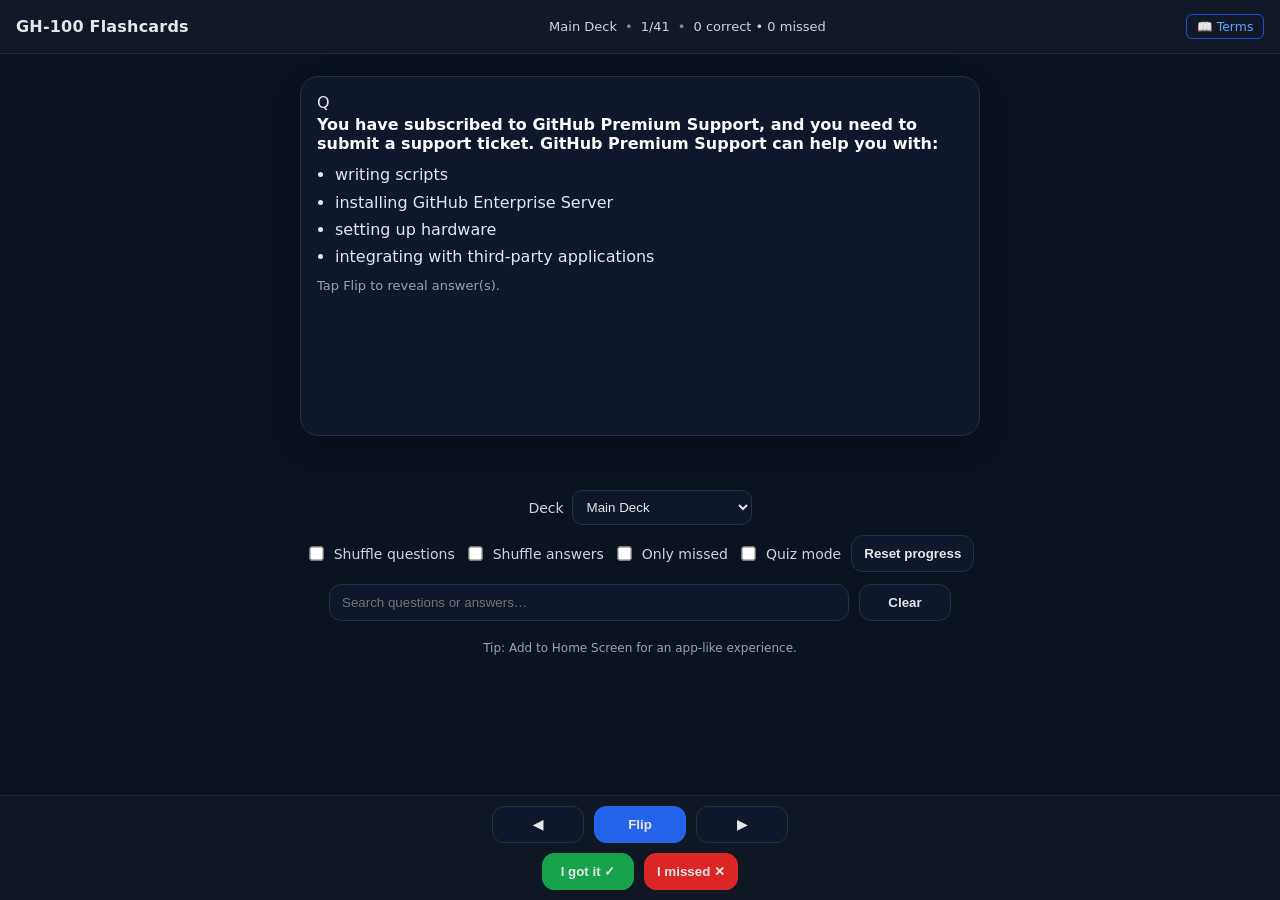
<file: index.html>
<!doctype html>
<html lang="en">
<head>
  <meta charset="utf-8" />
  <meta name="viewport" content="width=device-width,initial-scale=1,viewport-fit=cover" />
  <meta name="theme-color" content="#111827" />
  <title>GH-100 Flashcards</title>
  <link rel="manifest" href="manifest.json" />
  <link rel="stylesheet" href="styles.css" />
</head>
<body>
  <header class="topbar">
    <div class="brand">GH-100 Flashcards</div>
    <div class="stats">
      <span id="statDeck">Deck</span>
      <span class="dot">•</span>
      <span id="statIndex">0/0</span>
      <span class="dot">•</span>
      <span id="statScore">0 correct</span>
    </div>
    <!-- ✅ NEW: Terminology link -->
    <a href="terminology.html"
       style="font-size:.78rem;color:#60a5fa;text-decoration:none;border:1px solid #1d4ed8;border-radius:6px;padding:.25rem .6rem;white-space:nowrap;flex-shrink:0;"
       title="View common GH-100 terminology">
      📖 Terms
    </a>
  </header>

  <main class="container">
    <section class="cardwrap" aria-live="polite">
      <div class="card" id="card">
        <div class="face front" id="front"></div>
        <div class="face back" id="back"></div>
      </div>
    </section>

    <section class="feedback" id="feedback" aria-live="polite"></section>

    <section class="toolbar">
      <div class="deckRow">
        <label class="toggle">Deck
          <select id="deckSelect" class="select"></select>
        </label>
      </div>

      <div class="toolGrid">
        <label class="toggle"><input type="checkbox" id="toggleShuffle" /> <span class="lbl" data-full="Shuffle questions">Shuffle questions</span></label>
        <label class="toggle"><input type="checkbox" id="toggleShuffleAnswers" /> <span class="lbl" data-full="Shuffle answers">Shuffle answers</span></label>
        <label class="toggle"><input type="checkbox" id="toggleMissed" /> <span class="lbl" data-full="Only missed">Only missed</span></label>
        <label class="toggle"><input type="checkbox" id="toggleQuiz" /> <span class="lbl" data-full="Quiz mode">Quiz mode</span></label>
        <button class="btn" id="btnReset" aria-label="Reset progress">Reset progress</button>
      </div>
    </section>

    <section class="search">
      <input id="searchBox" placeholder="Search questions or answers…" />
      <button class="btn" id="btnClearSearch">Clear</button>
    </section>

    <footer class="footer">
      <div class="small">Tip: Add to Home Screen for an app-like experience.</div>
    </footer>
  </main>

  <section class="bottomstack">
    <section class="controls">
      <button class="btn" id="btnPrev" aria-label="Previous">◀</button>
      <button class="btn primary" id="btnFlip">Flip</button>
      <button class="btn primary" id="btnSubmit" style="display:none">Submit</button>
      <button class="btn" id="btnNext" aria-label="Next">▶</button>
    </section>

    <section class="marking">
      <button class="btn good" id="btnCorrect">I got it ✓</button>
      <button class="btn bad" id="btnWrong">I missed ✕</button>
    </section>
  </section>

  <div id="updateBanner" class="update-banner hidden" role="status" aria-live="polite">
    <span>🔄 New version available</span>
    <button id="btnUpdate" type="button">Refresh</button>
  </div>

  <script src="app.js"></script>
  <div id="startupBanner"
     class="update-banner hidden"
     role="status"
     aria-live="polite">
  <span id="startupBannerText"></span>

</body>
</html>
</file>
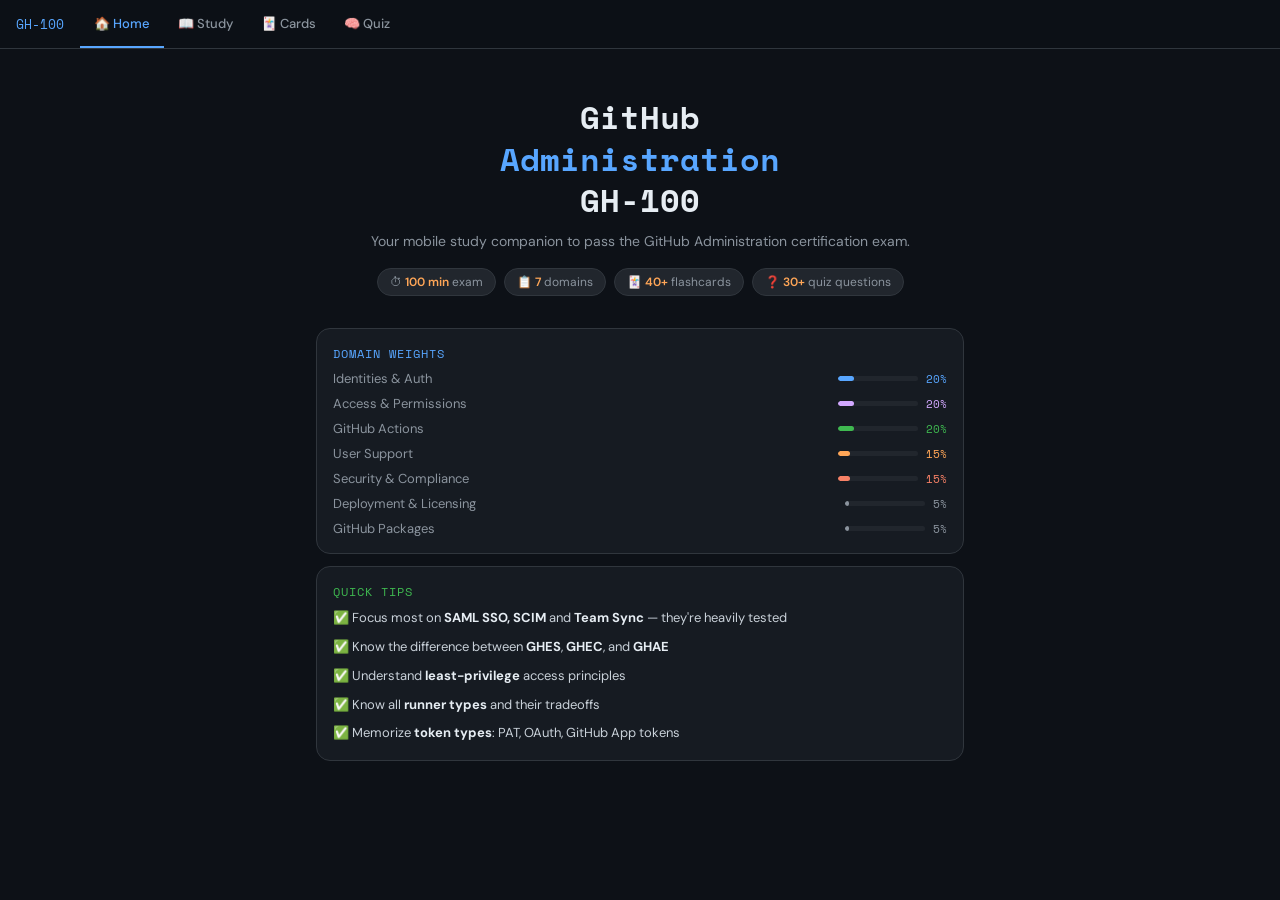
<file: gh100-study-app (1).html>
<!DOCTYPE html>
<html lang="en">
<head>
<meta charset="UTF-8">
<meta name="viewport" content="width=device-width, initial-scale=1.0, maximum-scale=1.0">
<title>GH-100 Study App</title>
<link href="https://fonts.googleapis.com/css2?family=Space+Mono:wght@400;700&family=DM+Sans:wght@300;400;500;600;700&display=swap" rel="stylesheet">
<style>
  :root {
    --bg: #0d1117;
    --surface: #161b22;
    --surface2: #21262d;
    --border: #30363d;
    --accent: #58a6ff;
    --accent2: #3fb950;
    --accent3: #f78166;
    --accent4: #d2a8ff;
    --accent5: #ffa657;
    --text: #e6edf3;
    --text2: #8b949e;
    --text3: #c9d1d9;
    --card-radius: 14px;
  }
  * { box-sizing: border-box; margin: 0; padding: 0; -webkit-tap-highlight-color: transparent; }
  body { background: var(--bg); color: var(--text); font-family: 'DM Sans', sans-serif; min-height: 100vh; overflow-x: hidden; }

  /* NAV */
  .nav { position: sticky; top: 0; z-index: 100; background: rgba(13,17,23,0.95); backdrop-filter: blur(12px); border-bottom: 1px solid var(--border); padding: 0 16px; display: flex; align-items: center; gap: 0; overflow-x: auto; scrollbar-width: none; }
  .nav::-webkit-scrollbar { display: none; }
  .nav-logo { font-family: 'Space Mono', monospace; font-size: 13px; color: var(--accent); white-space: nowrap; margin-right: 16px; padding: 14px 0; flex-shrink: 0; }
  .nav-btn { background: none; border: none; color: var(--text2); font-family: 'DM Sans', sans-serif; font-size: 13px; font-weight: 500; padding: 14px 14px; cursor: pointer; white-space: nowrap; border-bottom: 2px solid transparent; transition: all .2s; flex-shrink: 0; }
  .nav-btn.active { color: var(--accent); border-bottom-color: var(--accent); }
  .nav-btn:hover { color: var(--text); }

  /* SECTIONS */
  .section { display: none; padding: 20px 16px 80px; max-width: 680px; margin: 0 auto; animation: fadeIn .3s ease; }
  .section.active { display: block; }
  @keyframes fadeIn { from { opacity:0; transform: translateY(8px); } to { opacity:1; transform: translateY(0); } }

  /* HERO */
  .hero { text-align: center; padding: 28px 0 24px; }
  .hero h1 { font-family: 'Space Mono', monospace; font-size: clamp(22px, 5vw, 32px); color: var(--text); line-height: 1.3; }
  .hero h1 span { color: var(--accent); }
  .hero p { color: var(--text2); font-size: 14px; margin-top: 8px; line-height: 1.6; }
  .badge-row { display: flex; flex-wrap: wrap; gap: 8px; justify-content: center; margin-top: 16px; }
  .badge { background: var(--surface2); border: 1px solid var(--border); border-radius: 20px; padding: 5px 12px; font-size: 12px; color: var(--text2); }
  .badge span { color: var(--accent5); font-weight: 600; }

  /* DOMAIN CARDS (read section) */
  .domain-card { background: var(--surface); border: 1px solid var(--border); border-radius: var(--card-radius); margin-bottom: 14px; overflow: hidden; }
  .domain-header { display: flex; align-items: center; gap: 12px; padding: 14px 16px; cursor: pointer; user-select: none; }
  .domain-dot { width: 10px; height: 10px; border-radius: 50%; flex-shrink: 0; }
  .domain-title { font-weight: 600; font-size: 15px; flex: 1; }
  .domain-pct { font-family: 'Space Mono', monospace; font-size: 12px; color: var(--text2); }
  .domain-chevron { color: var(--text2); font-size: 12px; transition: transform .2s; }
  .domain-card.open .domain-chevron { transform: rotate(180deg); }
  .domain-body { display: none; padding: 0 16px 16px; }
  .domain-card.open .domain-body { display: block; }
  .topic-item { padding: 8px 0; border-top: 1px solid var(--border); font-size: 13px; color: var(--text3); line-height: 1.5; display: flex; gap: 8px; }
  .topic-item::before { content: '→'; color: var(--text2); flex-shrink: 0; margin-top: 1px; }
  .key-concept { background: var(--surface2); border-radius: 8px; padding: 10px 12px; margin-top: 10px; font-size: 13px; color: var(--text3); line-height: 1.6; border-left: 3px solid; }

  /* FLASHCARDS */
  .fc-meta { display: flex; align-items: center; justify-content: space-between; margin-bottom: 16px; }
  .fc-meta span { font-size: 13px; color: var(--text2); }
  .fc-filter { display: flex; gap: 8px; overflow-x: auto; padding-bottom: 2px; margin-bottom: 16px; scrollbar-width: none; }
  .fc-filter::-webkit-scrollbar { display: none; }
  .filter-btn { background: var(--surface); border: 1px solid var(--border); border-radius: 20px; padding: 6px 14px; font-size: 12px; color: var(--text2); cursor: pointer; white-space: nowrap; font-family: 'DM Sans', sans-serif; transition: all .2s; flex-shrink: 0; }
  .filter-btn.active { background: var(--accent); border-color: var(--accent); color: #0d1117; font-weight: 600; }

  .card-scene { perspective: 1000px; height: 240px; margin-bottom: 20px; cursor: pointer; }
  .card-3d { position: relative; width: 100%; height: 100%; transform-style: preserve-3d; transition: transform .5s cubic-bezier(.4,0,.2,1); }
  .card-scene.flipped .card-3d { transform: rotateY(180deg); }
  .card-face { position: absolute; inset: 0; backface-visibility: hidden; background: var(--surface); border: 1px solid var(--border); border-radius: var(--card-radius); display: flex; flex-direction: column; align-items: center; justify-content: center; padding: 24px 20px; text-align: center; }
  .card-back { transform: rotateY(180deg); background: var(--surface2); }
  .card-label { font-size: 10px; font-family: 'Space Mono', monospace; letter-spacing: 1.5px; text-transform: uppercase; margin-bottom: 14px; }
  .card-front .card-label { color: var(--accent); }
  .card-back .card-label { color: var(--accent2); }
  .card-q { font-size: 16px; font-weight: 600; color: var(--text); line-height: 1.5; }
  .card-a { font-size: 14px; color: var(--text3); line-height: 1.6; }
  .card-tag { position: absolute; top: 12px; right: 12px; font-size: 10px; padding: 3px 8px; border-radius: 10px; font-family: 'Space Mono', monospace; }
  .tap-hint { text-align: center; font-size: 12px; color: var(--text2); margin-bottom: 16px; }

  .fc-nav { display: flex; align-items: center; justify-content: center; gap: 16px; }
  .fc-nav-btn { background: var(--surface); border: 1px solid var(--border); border-radius: 10px; color: var(--text); padding: 10px 20px; font-family: 'DM Sans', sans-serif; font-size: 14px; font-weight: 500; cursor: pointer; transition: all .2s; }
  .fc-nav-btn:hover { background: var(--surface2); border-color: var(--accent); }
  .fc-nav-btn:disabled { opacity: .3; cursor: not-allowed; }
  .fc-count { font-family: 'Space Mono', monospace; font-size: 14px; color: var(--text2); min-width: 60px; text-align: center; }

  /* QUIZ */
  .quiz-progress { margin-bottom: 20px; }
  .progress-bar-bg { background: var(--surface2); border-radius: 4px; height: 6px; overflow: hidden; }
  .progress-bar-fill { height: 100%; background: linear-gradient(90deg, var(--accent), var(--accent4)); border-radius: 4px; transition: width .4s ease; }
  .progress-text { display: flex; justify-content: space-between; font-size: 12px; color: var(--text2); margin-top: 6px; }
  .quiz-domain-tag { font-size: 11px; font-family: 'Space Mono', monospace; color: var(--text2); margin-bottom: 10px; letter-spacing: 1px; text-transform: uppercase; }
  .quiz-q { font-size: 16px; font-weight: 600; color: var(--text); line-height: 1.6; margin-bottom: 20px; }
  .quiz-opts { display: flex; flex-direction: column; gap: 10px; }
  .quiz-opt { background: var(--surface); border: 1.5px solid var(--border); border-radius: 10px; padding: 14px 16px; font-size: 14px; color: var(--text3); cursor: pointer; text-align: left; font-family: 'DM Sans', sans-serif; transition: all .2s; line-height: 1.5; display: flex; align-items: flex-start; gap: 10px; }
  .quiz-opt:hover:not(:disabled) { border-color: var(--accent); color: var(--text); }
  .quiz-opt.correct { background: rgba(63,185,80,.1); border-color: var(--accent2); color: var(--accent2); }
  .quiz-opt.wrong { background: rgba(247,129,102,.1); border-color: var(--accent3); color: var(--accent3); }
  .quiz-opt.reveal { background: rgba(63,185,80,.05); border-color: var(--accent2); }
  .quiz-opt:disabled { cursor: default; }
  .opt-letter { font-family: 'Space Mono', monospace; font-size: 12px; flex-shrink: 0; margin-top: 1px; font-weight: 700; }
  .quiz-explain { background: var(--surface2); border-radius: 10px; padding: 14px; margin-top: 16px; font-size: 13px; color: var(--text3); line-height: 1.6; border-left: 3px solid var(--accent); animation: fadeIn .3s ease; display: none; }
  .quiz-explain.show { display: block; }
  .quiz-next-btn { width: 100%; margin-top: 16px; background: var(--accent); color: #0d1117; border: none; border-radius: 10px; padding: 14px; font-family: 'DM Sans', sans-serif; font-size: 15px; font-weight: 700; cursor: pointer; transition: opacity .2s; display: none; }
  .quiz-next-btn.show { display: block; }
  .quiz-next-btn:hover { opacity: .85; }

  /* RESULT */
  .quiz-result { text-align: center; padding: 32px 0; animation: fadeIn .4s ease; }
  .result-circle { width: 110px; height: 110px; border-radius: 50%; display: flex; align-items: center; justify-content: center; margin: 0 auto 20px; font-family: 'Space Mono', monospace; font-size: 28px; font-weight: 700; border: 3px solid; }
  .result-label { font-size: 22px; font-weight: 700; margin-bottom: 8px; }
  .result-sub { font-size: 14px; color: var(--text2); margin-bottom: 24px; }
  .result-breakdown { background: var(--surface); border: 1px solid var(--border); border-radius: var(--card-radius); padding: 16px; text-align: left; margin-bottom: 20px; }
  .result-row { display: flex; justify-content: space-between; align-items: center; padding: 8px 0; border-bottom: 1px solid var(--border); font-size: 13px; }
  .result-row:last-child { border-bottom: none; }
  .restart-btn { background: var(--surface2); border: 1px solid var(--border); border-radius: 10px; padding: 12px 28px; font-family: 'DM Sans', sans-serif; font-size: 14px; font-weight: 600; color: var(--text); cursor: pointer; transition: all .2s; }
  .restart-btn:hover { border-color: var(--accent); color: var(--accent); }

  /* SECTION TITLE */
  .section-title { font-family: 'Space Mono', monospace; font-size: 18px; color: var(--text); margin-bottom: 6px; }
  .section-sub { font-size: 13px; color: var(--text2); margin-bottom: 20px; }

  /* SCROLLBAR */
  ::-webkit-scrollbar { width: 4px; }
  ::-webkit-scrollbar-track { background: transparent; }
  ::-webkit-scrollbar-thumb { background: var(--border); border-radius: 4px; }

  @media (max-width: 380px) {
    .fc-nav-btn { padding: 10px 14px; font-size: 13px; }
    .quiz-q { font-size: 15px; }
    .quiz-opt { font-size: 13px; }
  }
</style>
</head>
<body>

<nav class="nav">
  <div class="nav-logo">GH-100</div>
  <button class="nav-btn active" onclick="showSection('home')">🏠 Home</button>
  <button class="nav-btn" onclick="showSection('read')">📖 Study</button>
  <button class="nav-btn" onclick="showSection('flashcard')">🃏 Cards</button>
  <button class="nav-btn" onclick="showSection('quiz')">🧠 Quiz</button>
</nav>

<!-- HOME -->
<div id="home" class="section active">
  <div class="hero">
    <h1>GitHub<br><span>Administration</span><br>GH-100</h1>
    <p>Your mobile study companion to pass the GitHub Administration certification exam.</p>
    <div class="badge-row">
      <div class="badge">⏱ <span>100 min</span> exam</div>
      <div class="badge">📋 <span>7</span> domains</div>
      <div class="badge">🃏 <span>40+</span> flashcards</div>
      <div class="badge">❓ <span>30+</span> quiz questions</div>
    </div>
  </div>

  <div style="display:grid; gap:12px; margin-top:8px;">
    <div style="background:var(--surface); border:1px solid var(--border); border-radius:var(--card-radius); padding:16px;">
      <div style="font-size:12px; font-family:'Space Mono',monospace; color:var(--accent); margin-bottom:8px; letter-spacing:1px;">DOMAIN WEIGHTS</div>
      <div style="display:flex; flex-direction:column; gap:8px;">
        <div style="display:flex; justify-content:space-between; font-size:13px;">
          <span style="color:var(--text2);">Identities & Auth</span>
          <div style="display:flex; align-items:center; gap:8px;">
            <div style="width:80px; height:5px; background:var(--surface2); border-radius:3px; overflow:hidden;"><div style="width:20%; height:100%; background:#58a6ff; border-radius:3px;"></div></div>
            <span style="color:var(--accent); font-family:'Space Mono',monospace; font-size:11px;">20%</span>
          </div>
        </div>
        <div style="display:flex; justify-content:space-between; font-size:13px;">
          <span style="color:var(--text2);">Access & Permissions</span>
          <div style="display:flex; align-items:center; gap:8px;">
            <div style="width:80px; height:5px; background:var(--surface2); border-radius:3px; overflow:hidden;"><div style="width:20%; height:100%; background:#d2a8ff; border-radius:3px;"></div></div>
            <span style="color:var(--accent4); font-family:'Space Mono',monospace; font-size:11px;">20%</span>
          </div>
        </div>
        <div style="display:flex; justify-content:space-between; font-size:13px;">
          <span style="color:var(--text2);">GitHub Actions</span>
          <div style="display:flex; align-items:center; gap:8px;">
            <div style="width:80px; height:5px; background:var(--surface2); border-radius:3px; overflow:hidden;"><div style="width:20%; height:100%; background:#3fb950; border-radius:3px;"></div></div>
            <span style="color:var(--accent2); font-family:'Space Mono',monospace; font-size:11px;">20%</span>
          </div>
        </div>
        <div style="display:flex; justify-content:space-between; font-size:13px;">
          <span style="color:var(--text2);">User Support</span>
          <div style="display:flex; align-items:center; gap:8px;">
            <div style="width:80px; height:5px; background:var(--surface2); border-radius:3px; overflow:hidden;"><div style="width:15%; height:100%; background:#ffa657; border-radius:3px;"></div></div>
            <span style="color:var(--accent5); font-family:'Space Mono',monospace; font-size:11px;">15%</span>
          </div>
        </div>
        <div style="display:flex; justify-content:space-between; font-size:13px;">
          <span style="color:var(--text2);">Security & Compliance</span>
          <div style="display:flex; align-items:center; gap:8px;">
            <div style="width:80px; height:5px; background:var(--surface2); border-radius:3px; overflow:hidden;"><div style="width:15%; height:100%; background:#f78166; border-radius:3px;"></div></div>
            <span style="color:var(--accent3); font-family:'Space Mono',monospace; font-size:11px;">15%</span>
          </div>
        </div>
        <div style="display:flex; justify-content:space-between; font-size:13px;">
          <span style="color:var(--text2);">Deployment & Licensing</span>
          <div style="display:flex; align-items:center; gap:8px;">
            <div style="width:80px; height:5px; background:var(--surface2); border-radius:3px; overflow:hidden;"><div style="width:5%; height:100%; background:#8b949e; border-radius:3px;"></div></div>
            <span style="color:var(--text2); font-family:'Space Mono',monospace; font-size:11px;">5%</span>
          </div>
        </div>
        <div style="display:flex; justify-content:space-between; font-size:13px;">
          <span style="color:var(--text2);">GitHub Packages</span>
          <div style="display:flex; align-items:center; gap:8px;">
            <div style="width:80px; height:5px; background:var(--surface2); border-radius:3px; overflow:hidden;"><div style="width:5%; height:100%; background:#8b949e; border-radius:3px;"></div></div>
            <span style="color:var(--text2); font-family:'Space Mono',monospace; font-size:11px;">5%</span>
          </div>
        </div>
      </div>
    </div>

    <div style="background:var(--surface); border:1px solid var(--border); border-radius:var(--card-radius); padding:16px;">
      <div style="font-size:12px; font-family:'Space Mono',monospace; color:var(--accent2); margin-bottom:8px; letter-spacing:1px;">QUICK TIPS</div>
      <div style="display:flex; flex-direction:column; gap:8px; font-size:13px; color:var(--text3); line-height:1.6;">
        <div>✅ Focus most on <strong style="color:var(--text);">SAML SSO, SCIM</strong> and <strong style="color:var(--text);">Team Sync</strong> — they're heavily tested</div>
        <div>✅ Know the difference between <strong style="color:var(--text);">GHES</strong>, <strong style="color:var(--text);">GHEC</strong>, and <strong style="color:var(--text);">GHAE</strong></div>
        <div>✅ Understand <strong style="color:var(--text);">least-privilege</strong> access principles</div>
        <div>✅ Know all <strong style="color:var(--text);">runner types</strong> and their tradeoffs</div>
        <div>✅ Memorize <strong style="color:var(--text);">token types</strong>: PAT, OAuth, GitHub App tokens</div>
      </div>
    </div>
  </div>
</div>

<!-- STUDY / READ -->
<div id="read" class="section">
  <div class="section-title">Study Notes</div>
  <div class="section-sub">Tap each domain to expand key concepts</div>

  <div class="domain-card" id="d1">
    <div class="domain-header" onclick="toggleDomain('d1')">
      <div class="domain-dot" style="background:#ffa657"></div>
      <div class="domain-title">D1: User Support & Workflows</div>
      <div class="domain-pct">15%</div>
      <div class="domain-chevron">▼</div>
    </div>
    <div class="domain-body">
      <div class="topic-item">Admins handle config, access, integrations. GitHub Support handles billing, bugs, outages.</div>
      <div class="topic-item">Generate support bundles via <code style="background:var(--surface2); padding:1px 5px; border-radius:4px; font-size:12px;">ghe-support-bundle</code> command on GHES or through enterprise admin panel.</div>
      <div class="topic-item"><strong>GitHub App vs Action:</strong> Apps are independent services with fine-grained permissions and webhooks. Actions are CI/CD automation steps that run in workflows.</div>
      <div class="topic-item">Fork-and-pull = contributors fork the repo and submit PRs. Branching = all team members work in branches of the same repo.</div>
      <div class="topic-item">Branch protection rules: require PR reviews, status checks, signed commits, restrict who can push.</div>
      <div class="topic-item">GitHub APIs allow programmatic access to audit logs, org metrics, and admin tasks beyond the UI.</div>
      <div class="key-concept" style="border-color:#ffa657;">💡 <strong>Key:</strong> GitHub Marketplace provides Apps and Actions. Apps require installation on org/repo. Know the difference between OAuth Apps (user-auth) vs GitHub Apps (app identity with fine-grained permissions).</div>
    </div>
  </div>

  <div class="domain-card" id="d2">
    <div class="domain-header" onclick="toggleDomain('d2')">
      <div class="domain-dot" style="background:#58a6ff"></div>
      <div class="domain-title">D2: Identities & Authentication</div>
      <div class="domain-pct">20%</div>
      <div class="domain-chevron">▼</div>
    </div>
    <div class="domain-body">
      <div class="topic-item"><strong>SAML SSO:</strong> Delegates authentication to your Identity Provider (IdP). Users must authenticate via IdP to access org resources. Can be enabled per-org or enforced at enterprise level.</div>
      <div class="topic-item"><strong>SCIM:</strong> System for Cross-domain Identity Management. Automates user provisioning/deprovisioning between IdP and GitHub. Supported providers: Azure AD, Okta, and custom implementations.</div>
      <div class="topic-item"><strong>Team Sync:</strong> Links GitHub teams to IdP groups. When group membership changes in IdP, GitHub team membership updates automatically. Works with Azure AD and Okta.</div>
      <div class="topic-item"><strong>SCIM vs Team Sync:</strong> SCIM manages user accounts (provision/deprovision). Team Sync manages team membership specifically.</div>
      <div class="topic-item"><strong>2FA:</strong> Org owners can require 2FA for all members. Users without 2FA are removed from org. Supported: TOTP apps, SMS (limited), security keys (WebAuthn).</div>
      <div class="topic-item">Enforcing SAML at enterprise level requires all member organizations to use the same IdP.</div>
      <div class="key-concept" style="border-color:#58a6ff;">💡 <strong>Key distinction:</strong> SAML SSO = Authentication (who are you?). SCIM = Provisioning (create/update/delete user accounts). Team Sync = Authorization grouping (which teams?).</div>
    </div>
  </div>

  <div class="domain-card" id="d3">
    <div class="domain-header" onclick="toggleDomain('d3')">
      <div class="domain-dot" style="background:#8b949e"></div>
      <div class="domain-title">D3: Deployment & Licensing</div>
      <div class="domain-pct">5%</div>
      <div class="domain-chevron">▼</div>
    </div>
    <div class="domain-body">
      <div class="topic-item"><strong>GHEC (GitHub Enterprise Cloud):</strong> SaaS, hosted by GitHub. Supports SAML SSO, audit log streaming, enterprise policies. Best for orgs wanting cloud convenience.</div>
      <div class="topic-item"><strong>GHES (GitHub Enterprise Server):</strong> Self-hosted, runs on your infrastructure (or cloud VMs). You control updates, backups, and networking. Ideal for strict data residency requirements.</div>
      <div class="topic-item"><strong>GHAE (GitHub AE):</strong> Fully managed by GitHub but isolated instance. Single-tenant. Deprecated/no longer sold for new customers.</div>
      <div class="topic-item">GitHub Actions pricing: Free minutes per plan, then charged per minute. Linux, Windows, macOS runners have different multipliers (macOS costs ~10x Linux).</div>
      <div class="topic-item">License usage: tracked per unique user across all orgs in the enterprise. Machine/bot accounts with push access consume licenses.</div>
      <div class="key-concept" style="border-color:#8b949e;">💡 GHES = you manage infrastructure. GHEC = GitHub manages infrastructure. Key admin difference: GHES requires manual upgrades and backups.</div>
    </div>
  </div>

  <div class="domain-card" id="d4">
    <div class="domain-header" onclick="toggleDomain('d4')">
      <div class="domain-dot" style="background:#d2a8ff"></div>
      <div class="domain-title">D4: Access & Permissions</div>
      <div class="domain-pct">20%</div>
      <div class="domain-chevron">▼</div>
    </div>
    <div class="domain-body">
      <div class="topic-item"><strong>Org Roles:</strong> Owner (full control), Member (access per settings), Billing Manager (billing only, no code access), Outside Collaborator (access to specific repos only, not org member).</div>
      <div class="topic-item"><strong>Repo Roles:</strong> Read, Triage, Write, Maintain, Admin. Each grants progressively more capability.</div>
      <div class="topic-item"><strong>Team permissions:</strong> Teams can be granted repo access. Child teams inherit parent team's repo permissions. Team maintainers can manage team membership.</div>
      <div class="topic-item">Default member permissions can be set to None, Read, Write, or Admin at the org level. Best practice: set to Read or None, grant more via teams.</div>
      <div class="topic-item">Single org vs multiple orgs: Single = simpler management, broader visibility. Multiple = stronger isolation, more admin overhead.</div>
      <div class="topic-item">Outside collaborators don't count as org members for SAML enforcement and have limited org visibility.</div>
      <div class="key-concept" style="border-color:#d2a8ff;">💡 <strong>Least privilege principle:</strong> Grant minimum access needed. Use teams to manage permissions at scale. Repository admins can't exceed organization policies.</div>
    </div>
  </div>

  <div class="domain-card" id="d5">
    <div class="domain-header" onclick="toggleDomain('d5')">
      <div class="domain-dot" style="background:#f78166"></div>
      <div class="domain-title">D5: Security & Compliance</div>
      <div class="domain-pct">15%</div>
      <div class="domain-chevron">▼</div>
    </div>
    <div class="domain-body">
      <div class="topic-item"><strong>Secret Scanning:</strong> Detects accidentally committed tokens/keys. Alerts repo admins. Partners with providers (AWS, GitHub, etc.) to immediately revoke found tokens.</div>
      <div class="topic-item"><strong>Code Scanning (CodeQL):</strong> Static analysis that finds security vulnerabilities in code. Can be set up via GitHub Actions workflow. Results appear as alerts on PRs and in Security tab.</div>
      <div class="topic-item"><strong>Dependabot:</strong> 3 features — Dependency Graph (visualize deps), Security Alerts (notify on vulnerable deps), Version Updates (auto-open PRs to update deps).</div>
      <div class="topic-item"><strong>Audit Log:</strong> Records all significant actions in the org/enterprise (who did what, when). Accessible via UI, REST API, or GraphQL API. Can stream to external SIEM.</div>
      <div class="topic-item"><strong>Token types:</strong> PAT (Personal Access Token) — user-level, broad. Fine-grained PAT — scoped. OAuth token — for OAuth Apps. GitHub App Installation Token — short-lived, least privilege. Device token, Refresh token.</div>
      <div class="topic-item"><strong>EMU (Enterprise Managed Users):</strong> User accounts are created and managed entirely by the enterprise IdP. Users cannot create personal accounts or access outside the enterprise.</div>
      <div class="topic-item">Remove sensitive data: <code style="background:var(--surface2); padding:1px 5px; border-radius:4px; font-size:12px;">git filter-branch</code> or BFG Repo Cleaner for local repo. Contact GitHub Support to purge from their caches.</div>
      <div class="key-concept" style="border-color:#f78166;">💡 <strong>GitHub Apps > PATs</strong> for automation. Apps have fine-grained permissions, short-lived tokens, and audit trail per-app. PATs are broad and user-tied.</div>
    </div>
  </div>

  <div class="domain-card" id="d6">
    <div class="domain-header" onclick="toggleDomain('d6')">
      <div class="domain-dot" style="background:#3fb950"></div>
      <div class="domain-title">D6: GitHub Actions</div>
      <div class="domain-pct">20%</div>
      <div class="domain-chevron">▼</div>
    </div>
    <div class="domain-body">
      <div class="topic-item"><strong>GitHub-hosted runners:</strong> Managed by GitHub, auto-scaled, ephemeral. Available in Ubuntu, Windows, macOS. No maintenance required but limited customization.</div>
      <div class="topic-item"><strong>Self-hosted runners:</strong> You manage the machine. More customization, can access internal resources, no per-minute cost. Risk: public repos can trigger arbitrary workflow runs on your runner.</div>
      <div class="topic-item"><strong>Runner groups:</strong> Organize runners and control which orgs/repos can use them. Enterprise-level groups can span orgs. Prevent unauthorized access to runners.</div>
      <div class="topic-item"><strong>Encrypted secrets:</strong> Scopes — Repository, Environment, Organization, Enterprise. Org/Enterprise secrets can be set to "all repos" or "selected repos". Secrets not passed to forked repos by default.</div>
      <div class="topic-item"><strong>Reusable workflows:</strong> Defined with <code style="background:var(--surface2); padding:1px 5px; border-radius:4px; font-size:12px;">workflow_call</code> trigger. Allow standardizing CI/CD across org. Caller workflows reference with <code style="background:var(--surface2); padding:1px 5px; border-radius:4px; font-size:12px;">uses: org/repo/.github/workflows/file.yml</code>.</div>
      <div class="topic-item">IP allow lists: GHEC orgs can restrict incoming connections. GitHub-hosted runners have dynamic IPs — you must use the hosted runner IP ranges or disable IP allow lists for those workflows.</div>
      <div class="key-concept" style="border-color:#3fb950;">💡 <strong>Security risk:</strong> Never use self-hosted runners on public repos — a forked PR can modify workflow files and execute malicious code on your runner.</div>
    </div>
  </div>

  <div class="domain-card" id="d7">
    <div class="domain-header" onclick="toggleDomain('d7')">
      <div class="domain-dot" style="background:#8b949e"></div>
      <div class="domain-title">D7: GitHub Packages</div>
      <div class="domain-pct">5%</div>
      <div class="domain-chevron">▼</div>
    </div>
    <div class="domain-body">
      <div class="topic-item">Supported registries: npm, RubyGems, Apache Maven, Gradle, Docker (Container Registry), NuGet.</div>
      <div class="topic-item">Packages are tied to a repository or organization. Permissions follow repository permissions by default.</div>
      <div class="topic-item">Use GITHUB_TOKEN in Actions workflows to authenticate and publish packages without storing secrets.</div>
      <div class="topic-item"><strong>Packages vs Releases:</strong> Packages = versioned software artifacts stored in a registry (npm, Docker). Releases = Git tags + release notes + attached binary assets. Releases are human-facing; Packages are dependency-facing.</div>
      <div class="key-concept" style="border-color:#8b949e;">💡 GitHub Packages storage counts toward plan limits. Actions minutes used to build/push packages also count.</div>
    </div>
  </div>
</div>

<!-- FLASHCARDS -->
<div id="flashcard" class="section">
  <div class="section-title">Flashcards</div>
  <div class="section-sub">Tap a card to reveal the answer</div>

  <div class="fc-filter" id="fcFilter"></div>
  <div class="fc-meta">
    <span id="fcDomainLabel">All Domains</span>
    <span id="fcTotal">0 cards</span>
  </div>
  <p class="tap-hint">👆 Tap the card to flip</p>
  <div class="card-scene" id="cardScene" onclick="flipCard()">
    <div class="card-3d" id="card3d">
      <div class="card-face card-front">
        <div class="card-label">Question</div>
        <div class="card-q" id="cardQ"></div>
        <div class="card-tag" id="cardTagFront" style="background:rgba(88,166,255,.15); color:var(--accent);"></div>
      </div>
      <div class="card-face card-back">
        <div class="card-label">Answer</div>
        <div class="card-a" id="cardA"></div>
        <div class="card-tag" id="cardTagBack" style="background:rgba(63,185,80,.15); color:var(--accent2);"></div>
      </div>
    </div>
  </div>
  <div class="fc-nav">
    <button class="fc-nav-btn" id="fcPrev" onclick="changeCard(-1)">← Prev</button>
    <span class="fc-count" id="fcCount">1 / 1</span>
    <button class="fc-nav-btn" id="fcNext" onclick="changeCard(1)">Next →</button>
  </div>
</div>

<!-- QUIZ -->
<div id="quiz" class="section">
  <div id="quizContent">
    <div class="section-title">Practice Quiz</div>
    <div class="section-sub">Test your knowledge with real exam-style questions</div>
    <div class="quiz-progress">
      <div class="progress-bar-bg"><div class="progress-bar-fill" id="progressBar" style="width:0%"></div></div>
      <div class="progress-text"><span id="qNum">Question 1 of 30</span><span id="qScore">Score: 0</span></div>
    </div>
    <div class="quiz-domain-tag" id="qDomain"></div>
    <div class="quiz-q" id="qText"></div>
    <div class="quiz-opts" id="qOpts"></div>
    <div class="quiz-explain" id="qExplain"></div>
    <button class="quiz-next-btn" id="qNextBtn" onclick="nextQuestion()">Next Question →</button>
  </div>
  <div id="quizResult" style="display:none;"></div>
</div>

<script>
// ===================== DATA =====================

const COLORS = {
  'D1': '#ffa657', 'D2': '#58a6ff', 'D3': '#8b949e',
  'D4': '#d2a8ff', 'D5': '#f78166', 'D6': '#3fb950', 'D7': '#8b949e'
};

const FLASHCARDS = [
  // D1
  {d:'D1', q:'What is the difference between a GitHub App and a GitHub Action?', a:'GitHub App = independent service with its own identity, webhooks, and permissions (like an OAuth-like app). GitHub Action = automation step/task that runs inside a workflow. Apps are installed; Actions are referenced in YAML.'},
  {d:'D1', q:'What is a support bundle and when would you use it?', a:'A support bundle is a package of diagnostic data from GHES (logs, config, metrics). Used when submitting a ticket to GitHub Support to help troubleshoot server issues.'},
  {d:'D1', q:'What is the difference between fork-and-pull and branch-based collaboration?', a:'Fork-and-pull: contributors fork the repo to their own account and submit PRs from there. Great for open source. Branch-based: all contributors branch within the same repo. Common in internal teams.'},
  {d:'D1', q:'Name 3 things branch protection rules can enforce.', a:'1) Require PR review approvals before merge. 2) Require passing status checks. 3) Require signed commits. 4) Restrict who can push/merge. 5) Require up-to-date branches before merging.'},
  {d:'D1', q:'What are Code Owners and what do they do?', a:'Code Owners are defined in a CODEOWNERS file. They are automatically requested for review when changes are made to files/directories they own. Enforced via branch protection rules.'},
  {d:'D1', q:'What risks and benefits come with using GitHub Marketplace apps?', a:'Benefits: rapid integration, community-vetted, saves dev time. Risks: third-party access to repo data, unknown security posture, dependency on external provider.'},

  // D2
  {d:'D2', q:'What does SAML SSO do in a GitHub organization?', a:'SAML SSO delegates authentication to an external Identity Provider (IdP) like Okta or Azure AD. Users must authenticate via IdP before accessing org resources. GitHub links their GitHub identity to their IdP identity.'},
  {d:'D2', q:'What is SCIM and which providers does GitHub support?', a:'SCIM (System for Cross-domain Identity Management) automates user provisioning and deprovisioning between an IdP and GitHub. Supported: Azure AD, Okta, and custom SCIM implementations.'},
  {d:'D2', q:'What is the difference between SCIM and Team Sync?', a:'SCIM manages user accounts (creates, updates, deactivates GitHub users based on IdP). Team Sync maps IdP groups to GitHub teams — when IdP group changes, team membership updates automatically.'},
  {d:'D2', q:'What happens when you enforce SAML at the enterprise level?', a:'All member organizations must use the same IdP for SAML. Users must authorize their SAML identity for each org. Users without a linked SAML identity will lose access.'},
  {d:'D2', q:'How does requiring 2FA affect org members?', a:'Members who do not have 2FA enabled are immediately removed from the organization when 2FA is required. They can re-join after enabling 2FA. Outside collaborators are also removed.'},
  {d:'D2', q:'What is the difference between authentication and authorization on GitHub?', a:'Authentication = verifying identity (who you are) — done via passwords, SSO, tokens, SSH. Authorization = determining access rights (what you can do) — done via roles, permissions, policies.'},

  // D3
  {d:'D3', q:'What are the key differences between GHES and GHEC?', a:'GHES: self-hosted on your infrastructure, you manage upgrades/backups, full data control, no internet required. GHEC: cloud-hosted by GitHub, automatic updates, requires internet, GitHub manages infrastructure.'},
  {d:'D3', q:'What is GitHub AE?', a:'GitHub AE (Advanced Enterprise) is a fully managed, isolated single-tenant instance hosted by GitHub. No longer available for new customers. Bridges GHES (self-hosted) and GHEC (cloud).'},
  {d:'D3', q:'How are GitHub Actions minutes priced across runner types?', a:'Linux = 1x multiplier (base). Windows = 2x. macOS = 10x. Each plan includes free minutes. After free tier, you pay per minute based on runner type.'},
  {d:'D3', q:'How are user licenses counted in a GitHub Enterprise account?', a:'Licenses are counted per unique user across all organizations in the enterprise. Machine/bot accounts with push access count. Users in multiple orgs still consume only 1 license.'},

  // D4
  {d:'D4', q:'List the organization-level roles and their key capabilities.', a:'Owner: full org control, manage members/settings/billing. Member: access per org default settings. Billing Manager: billing only, no code access. Outside Collaborator: repo-specific access, not an org member.'},
  {d:'D4', q:'What are the 5 repository roles in order?', a:'Read → Triage → Write → Maintain → Admin. Read: view/clone. Triage: manage issues/PRs (no write). Write: push code. Maintain: manage repo settings (no sensitive). Admin: full repo control.'},
  {d:'D4', q:'How do nested teams inherit permissions?', a:'Child teams inherit all repo permissions granted to parent teams. You cannot give a child team less permission than its parent for the same repo. This enables hierarchical permission management.'},
  {d:'D4', q:'What are the tradeoffs of single org vs multiple orgs?', a:'Single org: simpler management, unified audit log, easier team management, but all members can see the org exists. Multiple orgs: stronger isolation, separate settings/billing, but complex admin, harder cross-org collaboration.'},
  {d:'D4', q:'What is the difference between an org member and an outside collaborator?', a:'Org member: part of the org, subject to SAML/2FA requirements, can see other members, consumes license. Outside collaborator: added to specific repos only, no org membership, can bypass some org policies.'},

  // D5
  {d:'D5', q:'What are the 3 Dependabot features?', a:'1) Dependency Graph: visualizes all dependencies in your repo. 2) Security Alerts: notifies when a dependency has a known vulnerability. 3) Version Updates: auto-opens PRs to update outdated dependencies.'},
  {d:'D5', q:'What is secret scanning and how does it work?', a:'Secret scanning scans your entire repo (including history) for known token patterns (AWS keys, GitHub tokens, etc.). GitHub partners with providers who can auto-revoke exposed tokens. Admins get alerts.'},
  {d:'D5', q:'What is CodeQL and how is it used?', a:'CodeQL is GitHub\'s static analysis engine. It analyzes code as data to find security vulnerabilities. Run via GitHub Actions in a code-scanning workflow. Results appear as alerts on PRs and in the Security tab.'},
  {d:'D5', q:'What is an Enterprise Managed User (EMU)?', a:'EMU accounts are provisioned and managed entirely by the enterprise IdP via SCIM. Users cannot create personal accounts or join non-enterprise orgs. Provides maximum enterprise control over identity.'},
  {d:'D5', q:'When should you use a GitHub App vs a PAT for automation?', a:'GitHub App: preferred — fine-grained permissions, short-lived installation tokens, per-app audit trail, not tied to a user account. PAT: simpler but broad permissions, long-lived, tied to user, revoked if user leaves.'},
  {d:'D5', q:'How do you remove sensitive data from GitHub?', a:'Local: use git filter-branch or BFG Repo Cleaner to rewrite history, then force push. GitHub-side: contact GitHub Support to purge cached copies. Also rotate any exposed credentials immediately.'},

  // D6
  {d:'D6', q:'What are the security risks of self-hosted runners on public repos?', a:'A malicious actor can fork the public repo, modify a workflow file to execute arbitrary code, and open a PR which triggers the workflow on your self-hosted runner — giving them code execution on your machine.'},
  {d:'D6', q:'How do runner groups work at the enterprise level?', a:'Enterprise admins create runner groups and assign runners to them. Groups control which orgs and repos can use those runners. Prevents unauthorized access to sensitive or powerful runners.'},
  {d:'D6', q:'What are the scopes of encrypted secrets, from narrowest to broadest?', a:'Repository → Environment → Organization → Enterprise. Repository secrets: that repo only. Environment: specific deployment environment. Org: selectable repos. Enterprise: selectable orgs.'},
  {d:'D6', q:'What is a reusable workflow and how is it invoked?', a:'A reusable workflow uses the workflow_call trigger and defines standardized CI/CD logic. Called using: uses: org/repo/.github/workflows/filename.yml@ref in another workflow\'s job definition.'},
  {d:'D6', q:'Why can GitHub-hosted runner IPs cause issues with IP allow lists?', a:'GitHub-hosted runners use dynamic, rotating IP addresses from a large range. If you enable IP allow lists on your GHEC org, you must either add all GitHub runner IP ranges or disable IP restrictions for those workflows.'},

  // D7
  {d:'D7', q:'What package registries does GitHub Packages support?', a:'npm (JavaScript), RubyGems (Ruby), Apache Maven and Gradle (Java), Docker/OCI containers (GitHub Container Registry), NuGet (.NET).'},
  {d:'D7', q:'What is the difference between GitHub Packages and GitHub Releases?', a:'Packages: versioned software artifacts stored in a registry, consumed as dependencies (npm packages, Docker images). Releases: Git tag + release notes + attached binary files, human-facing for distribution/changelogs.'},
  {d:'D7', q:'How do you authenticate to GitHub Packages in a workflow?', a:'Use the automatically generated GITHUB_TOKEN secret. It has write access to packages in the same repo. No manual secret management needed for basic publish/install within the same repo.'},
];

const QUIZ_QUESTIONS = [
  {d:'D2', q:'Your company uses Okta as its IdP. Which GitHub feature should you configure to automatically add and remove users from GitHub teams when their group membership changes in Okta?',
   opts:['SAML SSO enforcement','SCIM provisioning','Team synchronization','OAuth App integration'],
   ans:2, exp:'Team Sync maps IdP groups (Okta groups) to GitHub teams. When a user is added or removed from the Okta group, their GitHub team membership updates automatically. SCIM handles account creation/deletion, not team assignment.'},
  {d:'D2', q:'An administrator enables SAML SSO for an organization. What happens to existing organization members who have not linked their GitHub account to the IdP?',
   opts:['They are immediately removed from the organization','They retain access until SAML is enforced','They must re-authenticate at next login only','They are converted to outside collaborators'],
   ans:1, exp:'When SAML is enabled but not enforced, existing members retain access. Only when SAML is enforced are unlinked users removed. This gives admins time to communicate the change.'},
  {d:'D4', q:'A developer needs to merge PRs and manage CI/CD settings for a repository, but should not be able to delete the repository or manage webhooks. Which role is most appropriate?',
   opts:['Write','Maintain','Admin','Triage'],
   ans:1, exp:'Maintain role allows managing issues, PRs, and some repository settings including CI/CD, but does NOT allow deleting the repository, managing webhooks, or accessing sensitive settings. Admin would give too much access.'},
  {d:'D6', q:'Your organization uses GitHub-hosted runners and has IP allow lists enabled on the organization. Workflows are failing. What is the most likely cause?',
   opts:['GitHub-hosted runners are not supported with enterprise accounts','The GITHUB_TOKEN lacks permissions','GitHub-hosted runners have dynamic IPs not in the allow list','Self-hosted runners must be used instead'],
   ans:2, exp:'GitHub-hosted runners use dynamic, rotating IP addresses. If your org has IP allow lists enabled, these runner IPs must be added, or you must use the meta API to dynamically retrieve and allow the IP ranges.'},
  {d:'D5', q:'A developer accidentally commits an AWS access key to a public repository. What should be done FIRST?',
   opts:['Run git filter-branch to remove it from history','Contact GitHub Support to purge caches','Immediately rotate/revoke the AWS access key','Delete and recreate the repository'],
   ans:2, exp:'First priority is to revoke the exposed credential immediately — the key may already have been scraped. Then clean the repo history with filter-branch or BFG, then contact GitHub Support for cache purge.'},
  {d:'D3', q:'A company requires that their source code never leave their own data centers. Which GitHub deployment option should they choose?',
   opts:['GitHub Enterprise Cloud (GHEC)','GitHub Enterprise Server (GHES)','GitHub AE','GitHub Free with private repos'],
   ans:1, exp:'GitHub Enterprise Server (GHES) is self-hosted on the company\'s own infrastructure. The company controls the data, networking, and where it physically resides — meeting strict data residency requirements.'},
  {d:'D1', q:'Which of the following is a key difference between a GitHub App and an OAuth App?',
   opts:['GitHub Apps can only be installed by org owners','OAuth Apps act as users; GitHub Apps act as their own identity with fine-grained permissions','GitHub Apps cannot access organization resources','OAuth Apps support webhooks but GitHub Apps do not'],
   ans:1, exp:'GitHub Apps authenticate as themselves (an app identity) with fine-grained, repository-level permissions and short-lived tokens. OAuth Apps authenticate as a user, with broad scopes and persistent tokens.'},
  {d:'D6', q:'Which of the following is a valid concern about enabling self-hosted runners for a public repository?',
   opts:['Self-hosted runners cannot run on Linux','GitHub charges extra for self-hosted runners','Forked PR workflows can execute arbitrary code on your runner','Self-hosted runners cannot use encrypted secrets'],
   ans:2, exp:'In public repos, anyone can fork and open a PR. If workflows trigger on pull_request from forks, a malicious actor can modify workflow files in their fork to run arbitrary code on your self-hosted runner.'},
  {d:'D5', q:'What is the primary advantage of using a GitHub App over a Personal Access Token (PAT) for machine/bot automation?',
   opts:['GitHub Apps are easier to create than PATs','GitHub Apps provide fine-grained permissions and are not tied to a user account','PATs expire automatically but GitHub Apps do not','GitHub Apps can access more API endpoints than PATs'],
   ans:1, exp:'GitHub Apps have installation tokens that are short-lived, have fine-grained repository-level permissions, and are not tied to any user account. If a user leaves the org, PAT-based automation breaks; GitHub App authentication persists.'},
  {d:'D2', q:'What is the primary purpose of SCIM in a GitHub Enterprise setup?',
   opts:['To enforce two-factor authentication on all users','To automate user account provisioning and deprovisioning based on IdP changes','To synchronize team membership with IdP groups','To configure SAML SSO for enterprise organizations'],
   ans:1, exp:'SCIM (System for Cross-domain Identity Management) automates the creation, updating, and deletion of user accounts in GitHub when changes occur in the Identity Provider. This prevents orphaned accounts when employees leave.'},
  {d:'D4', q:'An organization wants all developers to have read access to all repositories by default, with specific teams getting write access. What should the base permission be set to?',
   opts:['None','Read','Write','Admin'],
   ans:1, exp:'Setting base permissions to Read gives all org members read access by default. Specific teams can then be granted Write or higher. This follows least-privilege: start with minimum and elevate as needed.'},
  {d:'D6', q:'A reusable workflow needs to be called from multiple repositories in the same organization. How should it be referenced in the calling workflow?',
   opts:['uses: ./github/workflows/reusable.yml','uses: org/repo/.github/workflows/reusable.yml@main','import: org/workflows/reusable@v1','trigger: workflow_call from org/repo'],
   ans:1, exp:'Reusable workflows are referenced with the full path: uses: org/repo/.github/workflows/file.yml@ref — where ref can be a branch, tag, or SHA. The local ./ syntax only works within the same repository.'},
  {d:'D5', q:'Which GitHub security feature would you use to find and alert on vulnerable npm packages used in your project?',
   opts:['Code scanning (CodeQL)','Secret scanning','Dependabot security alerts','Audit log'],
   ans:2, exp:'Dependabot security alerts scan your dependency manifest files (like package.json) and cross-reference them with the GitHub Advisory Database to alert you when a dependency has a known vulnerability.'},
  {d:'D3', q:'In GitHub Enterprise, how are user licenses counted when a user belongs to multiple organizations?',
   opts:['Each org membership counts as a separate license','Users are counted once per enterprise regardless of how many orgs they belong to','Only the primary org counts for licensing','Outside collaborators always count as full licenses'],
   ans:1, exp:'GitHub Enterprise licensing is per unique user across the entire enterprise. A user who belongs to 5 organizations still only consumes 1 seat license. This is tracked at the enterprise level.'},
  {d:'D1', q:'An admin needs to audit which GitHub Actions are being used across the enterprise and identify the most active repositories. What is the best approach?',
   opts:['Check each repository manually in the UI','Generate a support bundle and search the logs','Use the GitHub REST or GraphQL APIs to query enterprise metrics and audit logs','Export the audit log as CSV from the enterprise settings'],
   ans:2, exp:'GitHub REST and GraphQL APIs allow programmatic querying of audit logs, action usage, active repos, and team metrics across the enterprise — far more efficient than manual review or simple CSV exports.'},
  {d:'D4', q:'What is the difference between an organization member and an outside collaborator?',
   opts:['Outside collaborators have more permissions than members','Members have access only to public repos; outside collaborators access private repos','Members are part of the org and subject to org policies; outside collaborators have repo-specific access only','There is no functional difference'],
   ans:2, exp:'Org members belong to the organization, appear in member lists, and are subject to org-wide policies (SAML, 2FA). Outside collaborators are added only to specific repos, are not org members, and have limited visibility into the org.'},
  {d:'D6', q:'Your enterprise needs to ensure that only approved, centrally-maintained actions can be used in all organization workflows. What is the best way to enforce this?',
   opts:['Create a policy requiring all repos to use the same workflow file','Use runner groups to restrict action execution','Configure GitHub Actions permissions to allow only selected actions from specified sources','Disable GitHub Actions for all repos except a central template repo'],
   ans:2, exp:'Enterprise and organization admins can configure Actions permissions to allow only actions from GitHub itself, verified creators, or specific approved repositories. This prevents use of unapproved third-party actions.'},
  {d:'D5', q:'A company wants to ensure all developers working in the GitHub enterprise have their accounts managed by the company and cannot create personal accounts. Which feature achieves this?',
   opts:['SAML SSO enforcement','Two-factor authentication requirement','Enterprise Managed Users (EMU)','SCIM provisioning with Okta'],
   ans:2, exp:'Enterprise Managed Users (EMU) means all user accounts are created and controlled by the enterprise IdP via SCIM. Users cannot sign up for personal GitHub accounts and can only access enterprise resources.'},
  {d:'D2', q:'What is required before Team Sync can be enabled for a GitHub organization?',
   opts:['SCIM must be configured first','SAML SSO must be enabled and the IdP must support Team Sync','All team members must have 2FA enabled','The organization must be on an Enterprise plan only'],
   ans:1, exp:'Team Sync requires SAML SSO to be enabled first, since it relies on the SAML IdP identity to link GitHub teams to IdP groups. The IdP (Azure AD or Okta) must also support the team sync integration.'},
  {d:'D7', q:'A team wants to publish a Docker image to GitHub Packages as part of their CI/CD pipeline. Which authentication approach should they use in their GitHub Actions workflow?',
   opts:['Create a PAT with packages:write scope and store as a secret','Use the GITHUB_TOKEN that is automatically available in the workflow','Create a GitHub App and use its installation token','Use SSH keys to authenticate to the package registry'],
   ans:1, exp:'The GITHUB_TOKEN is automatically provided in every workflow run and has permissions to publish packages to GitHub Container Registry for the current repository. No manual secret management needed.'},
  {d:'D3', q:'Which GitHub Enterprise option is described as: "fully managed by GitHub, but runs in a dedicated, isolated instance for a single customer"?',
   opts:['GitHub Enterprise Cloud (GHEC)','GitHub Enterprise Server (GHES)','GitHub AE (Advanced Enterprise)','GitHub Enterprise with data residency'],
   ans:2, exp:'GitHub AE (Advanced Enterprise) was a single-tenant, fully managed instance operated by GitHub. Unlike GHES (self-hosted) and GHEC (multi-tenant cloud), it provided isolation without self-hosting burden. It\'s no longer available for new customers.'},
  {d:'D1', q:'A developer submits a bug report that GitHub Actions are not triggering on push events. This is related to a webhook delivery failure. Who should resolve this?',
   opts:['The repository admin should check branch protection rules','The organization admin should regenerate the webhook secret','GitHub Support should be contacted as this may be a platform issue','The developer should re-push with a different commit message'],
   ans:1, exp:'Organization owners and repository admins can view webhook delivery logs, redeliver failed webhooks, and regenerate webhook secrets. Webhook configuration and failures are an admin-resolvable problem before escalating to GitHub Support.'},
  {d:'D6', q:'What happens to encrypted secrets when a workflow is triggered from a forked repository via a pull_request event?',
   opts:['All org secrets are available to the forked workflow','Repository secrets are available but org secrets are not','Secrets are not passed to workflows triggered by forks by default','Secrets are only available if the fork owner is an org member'],
   ans:2, exp:'By default, workflows from forks do not have access to encrypted secrets for security reasons. This prevents malicious PRs from stealing secrets. Pull request triggers from forks run with read-only permissions and no secrets.'},
  {d:'D4', q:'A repository team member can view and comment on issues but cannot push code or merge PRs. Which role do they have?',
   opts:['Read','Triage','Write','Outside Collaborator'],
   ans:1, exp:'Triage role allows managing issues and pull requests (label, assign, comment, close) without code write access. Read only allows viewing. Write requires the ability to push. Triage is designed for project managers and issue triagers.'},
  {d:'D5', q:'Which audit log feature allows an enterprise to monitor and investigate a suspicious deletion of a repository?',
   opts:['Dependabot alerts','Code scanning results','Audit log API (REST or GraphQL)','Repository traffic insights'],
   ans:2, exp:'The GitHub Audit Log records all significant actions including repository deletions, with actor, timestamp, and IP address. The REST and GraphQL APIs allow querying and streaming audit log data to external SIEM tools for investigation.'},
  {d:'D2', q:'When SAML SSO is enabled for an organization, what does a member need to do to authorize a Personal Access Token?',
   opts:['Regenerate the PAT with SSO scopes enabled','Authorize the existing PAT for the SSO organization via GitHub settings','Create a new GitHub App instead of using PATs','Request admin approval for each API call'],
   ans:1, exp:'When SAML SSO is enabled, existing PATs and OAuth apps must be explicitly authorized for the organization. The user goes to their token settings and clicks "Configure SSO" → "Authorize" for the specific org.'},
  {d:'D6', q:'A self-hosted runner stops receiving jobs after network configuration changes. What should an admin check first?',
   opts:['Re-register the runner with a new token','Check if the runner application can reach api.github.com and the GitHub server','Increase the runner\'s CPU and memory allocation','Reinstall the GitHub Actions runner application'],
   ans:1, exp:'Self-hosted runners communicate outbound to GitHub (api.github.com for GHEC, or your GHES hostname). After network changes, verify the runner machine can reach these endpoints on HTTPS (port 443). Firewall or proxy changes often cause this.'},
  {d:'D4', q:'A company wants teams in different business units to manage their own repositories without affecting each other, but needs a single enterprise billing account. What structure should they use?',
   opts:['One large organization with strict team permissions','Multiple organizations within a single enterprise account','Separate GitHub accounts per business unit','One organization with custom roles per team'],
   ans:1, exp:'Multiple organizations within a single enterprise account provide isolation between business units (separate settings, members, repos) while keeping unified billing, enterprise policies, and audit logging at the enterprise level.'},
  {d:'D5', q:'Which token type provides the most security for GitHub App automation due to its short lifetime and fine-grained permissions?',
   opts:['Personal Access Token (classic)','Fine-grained PAT','GitHub App Installation Token','OAuth access token'],
   ans:2, exp:'GitHub App Installation Tokens are generated on-demand, expire in 1 hour, and can be scoped to specific repositories with specific permissions. This makes them the most secure option for automation — limited blast radius if exposed.'},
  {d:'D1', q:'An enterprise wants to standardize CI/CD across all teams. Developers should be able to use pre-approved workflow templates when creating new repositories. What feature supports this?',
   opts:['Reusable workflows only','Workflow starter templates stored in the .github repository of the org','Branch protection rules with required status checks','GitHub Marketplace CI/CD apps'],
   ans:1, exp:'Organizations can create a special .github repository with a workflow-templates/ directory. These templates appear in the "Actions" tab when developers set up new workflows, enabling standardized starting points across the org.'},
  {d:'D3', q:'A GHES instance administrator needs to understand which features are underutilized and which teams are most active. What is the best approach?',
   opts:['Review each repository manually','Use the GHES Management Console dashboard','Query the GitHub REST/GraphQL APIs or use Admin Center insights','Contact GitHub Support for a usage report'],
   ans:2, exp:'GHES provides admin APIs and the Admin Center with usage dashboards covering active users, repo activity, Actions usage, and more. REST/GraphQL APIs can be queried programmatically to generate custom reports on feature adoption and team activity.'},
];

// ===================== SECTION NAV =====================
function showSection(id) {
  document.querySelectorAll('.section').forEach(s => s.classList.remove('active'));
  document.querySelectorAll('.nav-btn').forEach(b => b.classList.remove('active'));
  document.getElementById(id).classList.add('active');
  event.target.classList.add('active');
  window.scrollTo(0,0);
}

// ===================== DOMAINS =====================
function toggleDomain(id) {
  const card = document.getElementById(id);
  card.classList.toggle('open');
}

// ===================== FLASHCARDS =====================
let fcCards = [...FLASHCARDS];
let fcIndex = 0;
let fcDomain = 'All';

function initFlashcards() {
  const domains = ['All','D1','D2','D3','D4','D5','D6','D7'];
  const labels = {'All':'All','D1':'Support','D2':'Auth','D3':'Deploy','D4':'Access','D5':'Security','D6':'Actions','D7':'Packages'};
  const container = document.getElementById('fcFilter');
  container.innerHTML = '';
  domains.forEach(d => {
    const btn = document.createElement('button');
    btn.className = 'filter-btn' + (d === 'All' ? ' active' : '');
    btn.textContent = labels[d];
    btn.onclick = () => filterCards(d, btn);
    container.appendChild(btn);
  });
  renderCard();
}

function filterCards(domain, btn) {
  document.querySelectorAll('.filter-btn').forEach(b => b.classList.remove('active'));
  btn.classList.add('active');
  fcDomain = domain;
  fcCards = domain === 'All' ? [...FLASHCARDS] : FLASHCARDS.filter(c => c.d === domain);
  fcIndex = 0;
  document.getElementById('fcDomainLabel').textContent = domain === 'All' ? 'All Domains' : 'Domain ' + domain;
  document.getElementById('fcTotal').textContent = fcCards.length + ' cards';
  document.getElementById('cardScene').classList.remove('flipped');
  renderCard();
}

function renderCard() {
  if (!fcCards.length) return;
  const c = fcCards[fcIndex];
  document.getElementById('cardQ').textContent = c.q;
  document.getElementById('cardA').textContent = c.a;
  document.getElementById('cardTagFront').textContent = c.d;
  document.getElementById('cardTagBack').textContent = c.d;
  document.getElementById('fcCount').textContent = (fcIndex+1) + ' / ' + fcCards.length;
  document.getElementById('fcTotal').textContent = fcCards.length + ' cards';
  document.getElementById('fcPrev').disabled = fcIndex === 0;
  document.getElementById('fcNext').disabled = fcIndex === fcCards.length - 1;
  document.getElementById('cardScene').classList.remove('flipped');
}

function flipCard() {
  document.getElementById('cardScene').classList.toggle('flipped');
}

function changeCard(dir) {
  fcIndex = Math.max(0, Math.min(fcCards.length-1, fcIndex + dir));
  document.getElementById('cardScene').classList.remove('flipped');
  renderCard();
}

// ===================== QUIZ =====================
let qIndex = 0;
let qScore = 0;
let qAnswered = false;
const questions = [...QUIZ_QUESTIONS].sort(() => Math.random() - 0.5);

function renderQuestion() {
  const q = questions[qIndex];
  const pct = (qIndex / questions.length) * 100;
  document.getElementById('progressBar').style.width = pct + '%';
  document.getElementById('qNum').textContent = 'Question ' + (qIndex+1) + ' of ' + questions.length;
  document.getElementById('qScore').textContent = 'Score: ' + qScore;
  document.getElementById('qDomain').textContent = 'Domain ' + q.d;
  document.getElementById('qText').textContent = q.q;
  document.getElementById('qExplain').className = 'quiz-explain';
  document.getElementById('qNextBtn').className = 'quiz-next-btn';
  qAnswered = false;

  const opts = document.getElementById('qOpts');
  opts.innerHTML = '';
  const letters = ['A','B','C','D'];
  q.opts.forEach((opt, i) => {
    const btn = document.createElement('button');
    btn.className = 'quiz-opt';
    btn.innerHTML = '<span class="opt-letter">' + letters[i] + '.</span>' + opt;
    btn.onclick = () => answerQ(i, btn);
    opts.appendChild(btn);
  });
}

function answerQ(chosen, btn) {
  if (qAnswered) return;
  qAnswered = true;
  const q = questions[qIndex];
  const allBtns = document.querySelectorAll('.quiz-opt');
  allBtns.forEach(b => b.disabled = true);
  if (chosen === q.ans) {
    btn.classList.add('correct');
    qScore++;
  } else {
    btn.classList.add('wrong');
    allBtns[q.ans].classList.add('reveal');
  }
  const exp = document.getElementById('qExplain');
  exp.textContent = '💡 ' + q.exp;
  exp.className = 'quiz-explain show';
  document.getElementById('qNextBtn').className = 'quiz-next-btn show';
  document.getElementById('qScore').textContent = 'Score: ' + qScore;
}

function nextQuestion() {
  qIndex++;
  if (qIndex >= questions.length) {
    showResult();
  } else {
    renderQuestion();
  }
}

function showResult() {
  document.getElementById('quizContent').style.display = 'none';
  const pct = Math.round((qScore / questions.length) * 100);
  let grade, color, msg;
  if (pct >= 80) { grade = 'PASS'; color = '#3fb950'; msg = 'Excellent! You\'re ready for the exam.'; }
  else if (pct >= 65) { grade = 'CLOSE'; color = '#ffa657'; msg = 'Almost there! Review weak areas.'; }
  else { grade = 'RETRY'; color = '#f78166'; msg = 'Keep studying — focus on flashcards.'; }

  // Domain breakdown
  const domainScores = {};
  questions.forEach((q,i) => {
    if (!domainScores[q.d]) domainScores[q.d] = {correct:0, total:0};
    domainScores[q.d].total++;
  });

  const res = document.getElementById('quizResult');
  res.innerHTML = `
    <div class="quiz-result">
      <div class="result-circle" style="border-color:${color}; color:${color};">${pct}%</div>
      <div class="result-label" style="color:${color};">${grade}</div>
      <div class="result-sub">${qScore} / ${questions.length} correct — ${msg}</div>
      <div class="result-breakdown">
        <div style="font-size:12px; font-family:'Space Mono',monospace; color:var(--text2); margin-bottom:8px; letter-spacing:1px;">RESULT</div>
        <div class="result-row"><span>Total Questions</span><span style="font-weight:600;">${questions.length}</span></div>
        <div class="result-row"><span>Correct Answers</span><span style="color:#3fb950; font-weight:600;">${qScore}</span></div>
        <div class="result-row"><span>Incorrect Answers</span><span style="color:#f78166; font-weight:600;">${questions.length - qScore}</span></div>
        <div class="result-row"><span>Score</span><span style="color:${color}; font-weight:600; font-family:'Space Mono',monospace;">${pct}%</span></div>
        <div class="result-row"><span>Passing Score</span><span style="color:var(--text2);">~70%</span></div>
      </div>
      <button class="restart-btn" onclick="restartQuiz()">🔄 Retake Quiz</button>
    </div>`;
  res.style.display = 'block';
}

function restartQuiz() {
  qIndex = 0; qScore = 0; qAnswered = false;
  questions.sort(() => Math.random() - 0.5);
  document.getElementById('quizResult').style.display = 'none';
  document.getElementById('quizContent').style.display = 'block';
  renderQuestion();
}

// ===================== INIT =====================
initFlashcards();
renderQuestion();
</script>
</body>
</html>
</file>
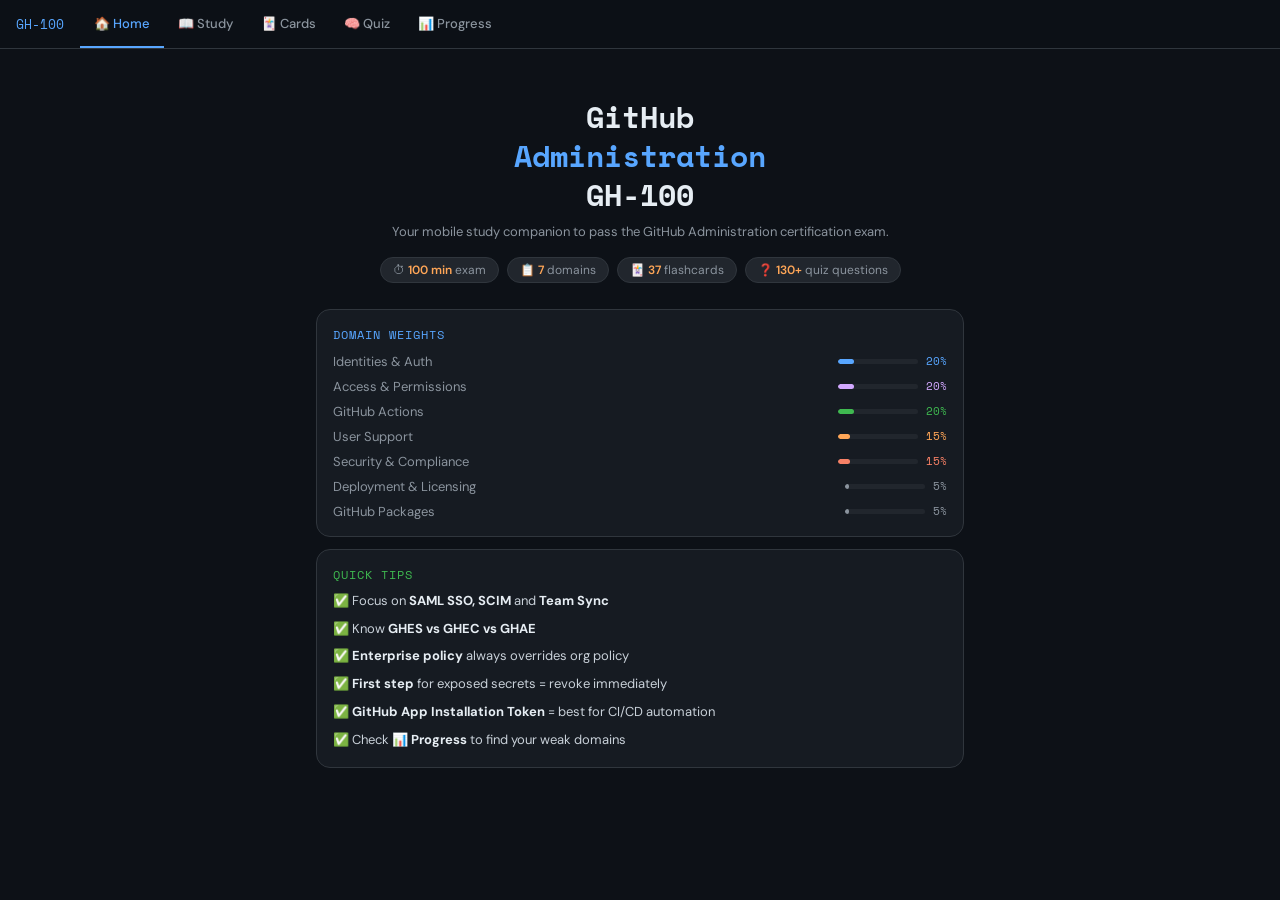
<file: gh100-study-app.html>
<!DOCTYPE html>
<html lang="en">
<head>
<meta charset="UTF-8">
<meta name="viewport" content="width=device-width, initial-scale=1.0, maximum-scale=1.0">
<title>GH-100 Study App</title>
<link href="https://fonts.googleapis.com/css2?family=Space+Mono:wght@400;700&family=DM+Sans:wght@300;400;500;600;700&display=swap" rel="stylesheet">
<style>
:root{--bg:#0d1117;--sf:#161b22;--sf2:#21262d;--bd:#30363d;--ac:#58a6ff;--ac2:#3fb950;--ac3:#f78166;--ac4:#d2a8ff;--ac5:#ffa657;--tx:#e6edf3;--tx2:#8b949e;--tx3:#c9d1d9;--r:14px}
*{box-sizing:border-box;margin:0;padding:0;-webkit-tap-highlight-color:transparent}
body{background:var(--bg);color:var(--tx);font-family:'DM Sans',sans-serif;min-height:100vh;overflow-x:hidden}
.nav{position:sticky;top:0;z-index:100;background:rgba(13,17,23,.95);backdrop-filter:blur(12px);border-bottom:1px solid var(--bd);padding:0 16px;display:flex;align-items:center;overflow-x:auto;scrollbar-width:none}
.nav::-webkit-scrollbar{display:none}
.nav-logo{font-family:'Space Mono',monospace;font-size:13px;color:var(--ac);white-space:nowrap;margin-right:16px;padding:14px 0;flex-shrink:0}
.nb{background:none;border:none;color:var(--tx2);font-family:'DM Sans',sans-serif;font-size:13px;font-weight:500;padding:14px;cursor:pointer;white-space:nowrap;border-bottom:2px solid transparent;transition:all .2s;flex-shrink:0}
.nb.active{color:var(--ac);border-bottom-color:var(--ac)}
.nb:hover{color:var(--tx)}
.section{display:none;padding:20px 16px 80px;max-width:680px;margin:0 auto;animation:fi .3s ease}
.section.active{display:block}
@keyframes fi{from{opacity:0;transform:translateY(8px)}to{opacity:1;transform:translateY(0)}}
/* HOME */
.hero{text-align:center;padding:28px 0 20px}
.hero h1{font-family:'Space Mono',monospace;font-size:clamp(20px,5vw,30px);line-height:1.3}
.hero h1 span{color:var(--ac)}
.hero p{color:var(--tx2);font-size:13px;margin-top:8px;line-height:1.6}
.badge-row{display:flex;flex-wrap:wrap;gap:8px;justify-content:center;margin-top:14px}
.badge{background:var(--sf2);border:1px solid var(--bd);border-radius:20px;padding:4px 12px;font-size:12px;color:var(--tx2)}
.badge span{color:var(--ac5);font-weight:600}
/* PROGRESS DASHBOARD */
.dash-title{font-family:'Space Mono',monospace;font-size:16px;margin-bottom:14px}
.dash-grid{display:grid;grid-template-columns:repeat(2,1fr);gap:10px;margin-bottom:14px}
.stat-card{background:var(--sf);border:1px solid var(--bd);border-radius:12px;padding:14px;text-align:center}
.stat-num{font-family:'Space Mono',monospace;font-size:24px;font-weight:700;line-height:1}
.stat-lbl{font-size:11px;color:var(--tx2);margin-top:5px;letter-spacing:.5px}
.domain-bars{background:var(--sf);border:1px solid var(--bd);border-radius:var(--r);padding:16px;margin-bottom:12px}
.dbar-row{margin-bottom:12px}
.dbar-row:last-child{margin-bottom:0}
.dbar-head{display:flex;justify-content:space-between;align-items:center;margin-bottom:5px;font-size:13px}
.dbar-name{color:var(--tx3)}
.dbar-stat{font-family:'Space Mono',monospace;font-size:11px;color:var(--tx2)}
.dbar-bg{background:var(--sf2);border-radius:4px;height:7px;overflow:hidden}
.dbar-fill{height:100%;border-radius:4px;transition:width .5s ease}
.missed-section{background:var(--sf);border:1px solid var(--bd);border-radius:var(--r);padding:16px;margin-bottom:12px}
.missed-title{font-size:12px;font-family:'Space Mono',monospace;color:var(--tx2);letter-spacing:1px;margin-bottom:12px}
.missed-tag{display:inline-block;background:var(--sf2);border:1px solid var(--bd);border-radius:20px;padding:4px 10px;font-size:11px;color:var(--tx3);margin:3px}
.btn-redo{width:100%;background:var(--ac3);color:#0d1117;border:none;border-radius:10px;padding:12px;font-family:'DM Sans',sans-serif;font-size:14px;font-weight:700;cursor:pointer;transition:opacity .2s;margin-top:10px}
.btn-redo:hover{opacity:.85}
.btn-redo:disabled{opacity:.35;cursor:not-allowed}
.btn-reset{background:var(--sf2);border:1px solid var(--bd);border-radius:10px;padding:10px 20px;font-family:'DM Sans',sans-serif;font-size:13px;color:var(--tx2);cursor:pointer;transition:all .2s;margin-top:8px;width:100%}
.btn-reset:hover{border-color:var(--ac3);color:var(--ac3)}
/* STUDY */
.dc{background:var(--sf);border:1px solid var(--bd);border-radius:var(--r);margin-bottom:14px;overflow:hidden}
.dh{display:flex;align-items:center;gap:12px;padding:14px 16px;cursor:pointer;user-select:none}
.dd{width:10px;height:10px;border-radius:50%;flex-shrink:0}
.dtitle{font-weight:600;font-size:15px;flex:1}
.dpct{font-family:'Space Mono',monospace;font-size:12px;color:var(--tx2)}
.dchev{color:var(--tx2);font-size:12px;transition:transform .2s}
.dc.open .dchev{transform:rotate(180deg)}
.dbody{display:none;padding:0 16px 16px}
.dc.open .dbody{display:block}
.ti{padding:8px 0;border-top:1px solid var(--bd);font-size:13px;color:var(--tx3);line-height:1.5;display:flex;gap:8px}
.ti::before{content:'→';color:var(--tx2);flex-shrink:0;margin-top:1px}
.kc{background:var(--sf2);border-radius:8px;padding:10px 12px;margin-top:10px;font-size:13px;color:var(--tx3);line-height:1.6;border-left:3px solid}
/* FLASHCARDS */
.fft{display:flex;gap:8px;overflow-x:auto;padding-bottom:2px;margin-bottom:14px;scrollbar-width:none}
.fft::-webkit-scrollbar{display:none}
.fb{background:var(--sf);border:1px solid var(--bd);border-radius:20px;padding:5px 13px;font-size:12px;color:var(--tx2);cursor:pointer;white-space:nowrap;font-family:'DM Sans',sans-serif;transition:all .2s;flex-shrink:0}
.fb.active{background:var(--ac);border-color:var(--ac);color:#0d1117;font-weight:600}
.fc-meta{display:flex;justify-content:space-between;margin-bottom:14px;font-size:13px;color:var(--tx2)}
.cs{perspective:1000px;height:230px;margin-bottom:18px;cursor:pointer}
.c3{position:relative;width:100%;height:100%;transform-style:preserve-3d;transition:transform .5s cubic-bezier(.4,0,.2,1)}
.cs.flipped .c3{transform:rotateY(180deg)}
.cf{position:absolute;inset:0;backface-visibility:hidden;background:var(--sf);border:1px solid var(--bd);border-radius:var(--r);display:flex;flex-direction:column;align-items:center;justify-content:center;padding:22px 18px;text-align:center}
.cb{transform:rotateY(180deg);background:var(--sf2)}
.clbl{font-size:10px;font-family:'Space Mono',monospace;letter-spacing:1.5px;text-transform:uppercase;margin-bottom:12px}
.cf .clbl{color:var(--ac)}.cb .clbl{color:var(--ac2)}
.cq{font-size:14px;font-weight:600;color:var(--tx);line-height:1.5;overflow-y:auto;max-height:155px}
.ca{font-size:13px;color:var(--tx3);line-height:1.6;overflow-y:auto;max-height:155px}
.ctag{position:absolute;top:10px;right:10px;font-size:10px;padding:2px 8px;border-radius:10px;font-family:'Space Mono',monospace}
.tap-hint{text-align:center;font-size:12px;color:var(--tx2);margin-bottom:14px}
.fc-nav{display:flex;align-items:center;justify-content:center;gap:14px}
.fn{background:var(--sf);border:1px solid var(--bd);border-radius:10px;color:var(--tx);padding:9px 18px;font-family:'DM Sans',sans-serif;font-size:13px;font-weight:500;cursor:pointer;transition:all .2s}
.fn:hover{background:var(--sf2);border-color:var(--ac)}
.fn:disabled{opacity:.3;cursor:not-allowed}
.fcount{font-family:'Space Mono',monospace;font-size:13px;color:var(--tx2);min-width:55px;text-align:center}
/* QUIZ */
.qfr{display:flex;gap:8px;overflow-x:auto;padding-bottom:4px;margin-bottom:14px;scrollbar-width:none}
.qfr::-webkit-scrollbar{display:none}
.qfb{background:var(--sf);border:1px solid var(--bd);border-radius:20px;padding:5px 12px;font-size:12px;color:var(--tx2);cursor:pointer;white-space:nowrap;font-family:'DM Sans',sans-serif;transition:all .2s;flex-shrink:0}
.qfb.active{background:var(--ac);border-color:var(--ac);color:#0d1117;font-weight:600}
.qfb.redo-mode{background:var(--ac3);border-color:var(--ac3);color:#0d1117}
.qprog{margin-bottom:18px}
.qpbg{background:var(--sf2);border-radius:4px;height:6px;overflow:hidden}
.qpfill{height:100%;background:linear-gradient(90deg,var(--ac),var(--ac4));border-radius:4px;transition:width .4s ease}
.qptxt{display:flex;justify-content:space-between;font-size:12px;color:var(--tx2);margin-top:5px}
.qdtag{font-size:11px;font-family:'Space Mono',monospace;color:var(--tx2);margin-bottom:8px;letter-spacing:1px;text-transform:uppercase}
.qq{font-size:15px;font-weight:600;color:var(--tx);line-height:1.6;margin-bottom:18px}
.qopts{display:flex;flex-direction:column;gap:9px}
.qo{background:var(--sf);border:1.5px solid var(--bd);border-radius:10px;padding:12px 14px;font-size:13px;color:var(--tx3);cursor:pointer;text-align:left;font-family:'DM Sans',sans-serif;transition:all .2s;line-height:1.5;display:flex;align-items:flex-start;gap:10px}
.qo:hover:not(:disabled){border-color:var(--ac);color:var(--tx)}
.qo.correct{background:rgba(63,185,80,.1);border-color:var(--ac2);color:var(--ac2)}
.qo.wrong{background:rgba(247,129,102,.1);border-color:var(--ac3);color:var(--ac3)}
.qo.reveal{background:rgba(63,185,80,.05);border-color:var(--ac2)}
.qo:disabled{cursor:default}
.ol{font-family:'Space Mono',monospace;font-size:12px;flex-shrink:0;margin-top:1px;font-weight:700}
.mhint{font-size:11px;color:var(--ac5);font-style:italic;margin-bottom:10px}
.qexp{background:var(--sf2);border-radius:10px;padding:13px;margin-top:14px;font-size:13px;color:var(--tx3);line-height:1.6;border-left:3px solid var(--ac);display:none}
.qexp.show{display:block}
.qnext{width:100%;margin-top:14px;background:var(--ac);color:#0d1117;border:none;border-radius:10px;padding:13px;font-family:'DM Sans',sans-serif;font-size:14px;font-weight:700;cursor:pointer;transition:opacity .2s;display:none}
.qnext.show{display:block}
.qnext:hover{opacity:.85}
.qsub{width:100%;margin-top:14px;background:var(--sf2);color:var(--tx);border:1.5px solid var(--ac);border-radius:10px;padding:12px;font-family:'DM Sans',sans-serif;font-size:13px;font-weight:600;cursor:pointer;transition:all .2s;display:none}
.qsub.show{display:block}
.qsub:hover{background:var(--ac);color:#0d1117}
/* RESULT */
.qres{text-align:center;padding:28px 0;animation:fi .4s ease}
.rc{width:100px;height:100px;border-radius:50%;display:flex;align-items:center;justify-content:center;margin:0 auto 18px;font-family:'Space Mono',monospace;font-size:26px;font-weight:700;border:3px solid}
.rlbl{font-size:20px;font-weight:700;margin-bottom:6px}
.rsub{font-size:13px;color:var(--tx2);margin-bottom:20px}
.rbk{background:var(--sf);border:1px solid var(--bd);border-radius:var(--r);padding:14px;text-align:left;margin-bottom:18px}
.rrow{display:flex;justify-content:space-between;align-items:center;padding:7px 0;border-bottom:1px solid var(--bd);font-size:13px}
.rrow:last-child{border-bottom:none}
.rbtn-row{display:flex;flex-wrap:wrap;gap:10px;justify-content:center}
.rbtn{background:var(--sf2);border:1px solid var(--bd);border-radius:10px;padding:11px 20px;font-family:'DM Sans',sans-serif;font-size:13px;font-weight:600;color:var(--tx);cursor:pointer;transition:all .2s}
.rbtn:hover{border-color:var(--ac);color:var(--ac)}
.rbtn.danger:hover{border-color:var(--ac3);color:var(--ac3)}
/* SECTION TITLE */
.stitle{font-family:'Space Mono',monospace;font-size:17px;color:var(--tx);margin-bottom:5px}
.ssub{font-size:13px;color:var(--tx2);margin-bottom:18px}
::-webkit-scrollbar{width:4px}
::-webkit-scrollbar-track{background:transparent}
::-webkit-scrollbar-thumb{background:var(--bd);border-radius:4px}
@media(max-width:380px){.qq{font-size:14px}.qo{font-size:12px}.fn{padding:9px 12px}}
</style>
</head>
<body>
<nav class="nav">
  <div class="nav-logo">GH-100</div>
  <button class="nb active" onclick="showSec('home',this)">🏠 Home</button>
  <button class="nb" onclick="showSec('read',this)">📖 Study</button>
  <button class="nb" onclick="showSec('flashcard',this)">🃏 Cards</button>
  <button class="nb" onclick="showSec('quiz',this)">🧠 Quiz</button>
  <button class="nb" onclick="showSec('progress',this)">📊 Progress</button>
</nav>

<!-- HOME -->
<div id="home" class="section active">
  <div class="hero">
    <h1>GitHub<br><span>Administration</span><br>GH-100</h1>
    <p>Your mobile study companion to pass the GitHub Administration certification exam.</p>
    <div class="badge-row">
      <div class="badge">⏱ <span>100 min</span> exam</div>
      <div class="badge">📋 <span>7</span> domains</div>
      <div class="badge">🃏 <span>37</span> flashcards</div>
      <div class="badge">❓ <span>130+</span> quiz questions</div>
    </div>
  </div>
  <div style="display:grid;gap:12px;margin-top:6px">
    <div style="background:var(--sf);border:1px solid var(--bd);border-radius:var(--r);padding:16px">
      <div style="font-size:12px;font-family:'Space Mono',monospace;color:var(--ac);margin-bottom:10px;letter-spacing:1px">DOMAIN WEIGHTS</div>
      <div style="display:flex;flex-direction:column;gap:8px">
        <div style="display:flex;justify-content:space-between;font-size:13px"><span style="color:var(--tx2)">Identities & Auth</span><div style="display:flex;align-items:center;gap:8px"><div style="width:80px;height:5px;background:var(--sf2);border-radius:3px;overflow:hidden"><div style="width:20%;height:100%;background:#58a6ff;border-radius:3px"></div></div><span style="color:var(--ac);font-family:'Space Mono',monospace;font-size:11px">20%</span></div></div>
        <div style="display:flex;justify-content:space-between;font-size:13px"><span style="color:var(--tx2)">Access & Permissions</span><div style="display:flex;align-items:center;gap:8px"><div style="width:80px;height:5px;background:var(--sf2);border-radius:3px;overflow:hidden"><div style="width:20%;height:100%;background:#d2a8ff;border-radius:3px"></div></div><span style="color:var(--ac4);font-family:'Space Mono',monospace;font-size:11px">20%</span></div></div>
        <div style="display:flex;justify-content:space-between;font-size:13px"><span style="color:var(--tx2)">GitHub Actions</span><div style="display:flex;align-items:center;gap:8px"><div style="width:80px;height:5px;background:var(--sf2);border-radius:3px;overflow:hidden"><div style="width:20%;height:100%;background:#3fb950;border-radius:3px"></div></div><span style="color:var(--ac2);font-family:'Space Mono',monospace;font-size:11px">20%</span></div></div>
        <div style="display:flex;justify-content:space-between;font-size:13px"><span style="color:var(--tx2)">User Support</span><div style="display:flex;align-items:center;gap:8px"><div style="width:80px;height:5px;background:var(--sf2);border-radius:3px;overflow:hidden"><div style="width:15%;height:100%;background:#ffa657;border-radius:3px"></div></div><span style="color:var(--ac5);font-family:'Space Mono',monospace;font-size:11px">15%</span></div></div>
        <div style="display:flex;justify-content:space-between;font-size:13px"><span style="color:var(--tx2)">Security & Compliance</span><div style="display:flex;align-items:center;gap:8px"><div style="width:80px;height:5px;background:var(--sf2);border-radius:3px;overflow:hidden"><div style="width:15%;height:100%;background:#f78166;border-radius:3px"></div></div><span style="color:var(--ac3);font-family:'Space Mono',monospace;font-size:11px">15%</span></div></div>
        <div style="display:flex;justify-content:space-between;font-size:13px"><span style="color:var(--tx2)">Deployment & Licensing</span><div style="display:flex;align-items:center;gap:8px"><div style="width:80px;height:5px;background:var(--sf2);border-radius:3px;overflow:hidden"><div style="width:5%;height:100%;background:#8b949e;border-radius:3px"></div></div><span style="color:var(--tx2);font-family:'Space Mono',monospace;font-size:11px">5%</span></div></div>
        <div style="display:flex;justify-content:space-between;font-size:13px"><span style="color:var(--tx2)">GitHub Packages</span><div style="display:flex;align-items:center;gap:8px"><div style="width:80px;height:5px;background:var(--sf2);border-radius:3px;overflow:hidden"><div style="width:5%;height:100%;background:#8b949e;border-radius:3px"></div></div><span style="color:var(--tx2);font-family:'Space Mono',monospace;font-size:11px">5%</span></div></div>
      </div>
    </div>
    <div style="background:var(--sf);border:1px solid var(--bd);border-radius:var(--r);padding:16px">
      <div style="font-size:12px;font-family:'Space Mono',monospace;color:var(--ac2);margin-bottom:8px;letter-spacing:1px">QUICK TIPS</div>
      <div style="display:flex;flex-direction:column;gap:7px;font-size:13px;color:var(--tx3);line-height:1.6">
        <div>✅ Focus on <strong style="color:var(--tx)">SAML SSO, SCIM</strong> and <strong style="color:var(--tx)">Team Sync</strong></div>
        <div>✅ Know <strong style="color:var(--tx)">GHES vs GHEC vs GHAE</strong></div>
        <div>✅ <strong style="color:var(--tx)">Enterprise policy</strong> always overrides org policy</div>
        <div>✅ <strong style="color:var(--tx)">First step</strong> for exposed secrets = revoke immediately</div>
        <div>✅ <strong style="color:var(--tx)">GitHub App Installation Token</strong> = best for CI/CD automation</div>
        <div>✅ Check <strong style="color:var(--tx)">📊 Progress</strong> to find your weak domains</div>
      </div>
    </div>
  </div>
</div>

<!-- STUDY -->
<div id="read" class="section">
  <div class="stitle">Study Notes</div>
  <div class="ssub">Tap each domain to expand key concepts</div>
  <div class="dc" id="d1"><div class="dh" onclick="toggleD('d1')"><div class="dd" style="background:#ffa657"></div><div class="dtitle">D1: User Support & Workflows</div><div class="dpct">15%</div><div class="dchev">▼</div></div>
  <div class="dbody">
    <div class="ti">Admins handle config, access, integrations. GitHub Support handles billing, bugs, outages, and GHES installation.</div>
    <div class="ti"><strong>GitHub Premium Support</strong> covers: security incidents, GHES installation, outages. Does NOT cover: writing scripts, hardware setup, third-party integrations.</div>
    <div class="ti">Support priorities: <strong>Urgent</strong> = critical system failure. <strong>High</strong> = security business impact. <strong>Normal</strong> = general questions.</div>
    <div class="ti">Generate support bundles via <code style="background:var(--sf2);padding:1px 5px;border-radius:4px;font-size:11px">ghe-support-bundle</code> over SSH (requires admin SSH access).</div>
    <div class="ti"><strong>GitHub App vs Action:</strong> Apps = independent services with webhooks, fine-grained permissions, respond to events across multiple repos. Actions = CI/CD steps inside a single workflow.</div>
    <div class="ti">Branch protection: require PR reviews, status checks, signed commits, linear history. "Include administrators" forces rules on admins too.</div>
    <div class="kc" style="border-color:#ffa657">💡 CODEOWNERS file = auto-request specific reviewers for their files. "Dismiss stale approvals" = new commits reset existing approvals.</div>
  </div></div>
  <div class="dc" id="d2"><div class="dh" onclick="toggleD('d2')"><div class="dd" style="background:#58a6ff"></div><div class="dtitle">D2: Identities & Authentication</div><div class="dpct">20%</div><div class="dchev">▼</div></div>
  <div class="dbody">
    <div class="ti"><strong>SAML SSO:</strong> Delegates authentication to IdP. Enterprise-wide = single IdP across all orgs (overrides per-org). Per-org = each org can have its own IdP.</div>
    <div class="ti"><strong>SCIM:</strong> Automates user provisioning (create), attribute sync (update), deprovisioning (delete). Supported: Azure AD, Okta, custom.</div>
    <div class="ti"><strong>Team Sync:</strong> Maps IdP groups → GitHub teams. Requires SAML SSO first. Works with Azure AD and Okta.</div>
    <div class="ti"><strong>SCIM vs Team Sync:</strong> SCIM = account lifecycle (create/update/deactivate). Team Sync = team membership only. Both complement each other.</div>
    <div class="ti"><strong>EMU:</strong> Accounts created + managed by enterprise IdP. Cannot own personal repos, join outside orgs, modify own profiles.</div>
    <div class="ti"><strong>Non-partner IdP:</strong> Requires manual entry of SAML 2.0 details (Sign-on URL, Issuer, X.509 cert). Partner IdPs (Azure AD, Okta) have pre-configured integrations.</div>
    <div class="ti"><strong>2FA:</strong> TOTP apps support cloud backup of codes. Members without 2FA are removed when org enforces it.</div>
    <div class="kc" style="border-color:#58a6ff">💡 SAML = Authentication (who?). SCIM = Provisioning (create/update/delete). Team Sync = Team membership. Employee leaves → SCIM auto-deprovisions.</div>
  </div></div>
  <div class="dc" id="d3"><div class="dh" onclick="toggleD('d3')"><div class="dd" style="background:#8b949e"></div><div class="dtitle">D3: Deployment & Licensing</div><div class="dpct">5%</div><div class="dchev">▼</div></div>
  <div class="dbody">
    <div class="ti"><strong>GHEC:</strong> SaaS, GitHub-managed, multi-tenant. SAML SSO, audit log streaming, enterprise policies. Requires internet.</div>
    <div class="ti"><strong>GHES:</strong> Self-hosted on your infrastructure. Full data control, you manage upgrades/backups. Best for data sovereignty.</div>
    <div class="ti"><strong>GHAE:</strong> Single-tenant, managed by GitHub in isolated cloud environment. Strict compliance. No longer sold to new customers.</div>
    <div class="ti"><strong>GitHub Connect:</strong> Links GHES to GitHub.com. Enables GitHub-hosted runners on GHES, license syncing.</div>
    <div class="ti"><strong>Actions pricing:</strong> Linux = 1×, Windows = 2×, macOS = 10×. GitHub Discussions engagement is NOT metered.</div>
    <div class="ti">License = per unique user across all orgs. EMU metered billing = total users including dormant.</div>
    <div class="kc" style="border-color:#8b949e">💡 GHES = you manage everything. GHEC = GitHub manages. GHAE = GitHub manages in isolated instance.</div>
  </div></div>
  <div class="dc" id="d4"><div class="dh" onclick="toggleD('d4')"><div class="dd" style="background:#d2a8ff"></div><div class="dtitle">D4: Access & Permissions</div><div class="dpct">20%</div><div class="dchev">▼</div></div>
  <div class="dbody">
    <div class="ti"><strong>Org Roles:</strong> Owner (full control), Member (per defaults), Billing Manager (billing only), Outside Collaborator (specific repos, not org member).</div>
    <div class="ti"><strong>Repo Roles:</strong> Read → Triage → Write → Maintain → Admin. Triage = manage issues/PRs (no push). Maintain = settings (no deletion). Admin = full.</div>
    <div class="ti"><strong>Team Maintainer:</strong> Add/remove team members, manage nested sub-teams. Cannot change org-wide settings.</div>
    <div class="ti"><strong>Rulesets:</strong> Multiple rulesets on same branch = all evaluated, combined rules enforced. Org-level rulesets can target many repos by name pattern.</div>
    <div class="ti"><strong>Custom Repo Roles:</strong> Pick specific permissions — e.g., "Manage Settings" without "Delete Repository".</div>
    <div class="ti"><strong>Enterprise policy:</strong> Mandatory across all orgs. Org policies operate within what enterprise allows.</div>
    <div class="kc" style="border-color:#d2a8ff">💡 Audit token usage: audit log shows token ID + requesting IP + associated user. Audit access: Repo Settings → Manage Access.</div>
  </div></div>
  <div class="dc" id="d5"><div class="dh" onclick="toggleD('d5')"><div class="dd" style="background:#f78166"></div><div class="dtitle">D5: Security & Compliance</div><div class="dpct">15%</div><div class="dchev">▼</div></div>
  <div class="dbody">
    <div class="ti"><strong>Secret scanning:</strong> Public repos → alerts partner providers (AWS, Stripe) to revoke. Private repos on GHEC → also supports custom pattern definitions.</div>
    <div class="ti"><strong>Push Protection:</strong> Blocks a push before it lands if a secret pattern is detected.</div>
    <div class="ti"><strong>CodeQL:</strong> Treats code as queryable database with QL language. Finds semantic vulnerabilities, not just patterns.</div>
    <div class="ti"><strong>Dependabot:</strong> Dep Graph → Security Alerts → Security Updates (auto-opens PRs). For transitive deps: updates the direct dep to a version that resolves it.</div>
    <div class="ti"><strong>Exposed secrets — order:</strong> 1) Revoke/rotate immediately. 2) Clean history (filter-branch/BFG). 3) Contact GitHub Support for cache purge.</div>
    <div class="ti"><strong>Token types:</strong> Classic PAT (broad), Fine-grained PAT (scoped to repos), GitHub App Installation Token (short-lived, best for automation), GITHUB_TOKEN (auto, expires after job).</div>
    <div class="ti"><strong>GraphQL Audit Log events:</strong> Permission changes, promoting users to admins, GitHub App permission changes. NOT: pushes, clones (those are Git events).</div>
    <div class="ti"><strong>Audit Log Streaming:</strong> Real-time delivery to Splunk/Azure Sentinel/SIEM for long-term retention.</div>
    <div class="kc" style="border-color:#f78166">💡 GHAS = paid add-on for private repos in Enterprise. FREE for public repos. Includes: code scanning, secret scanning, dependency review.</div>
  </div></div>
  <div class="dc" id="d6"><div class="dh" onclick="toggleD('d6')"><div class="dd" style="background:#3fb950"></div><div class="dtitle">D6: GitHub Actions</div><div class="dpct">20%</div><div class="dchev">▼</div></div>
  <div class="dbody">
    <div class="ti"><strong>GitHub-hosted runners:</strong> Managed, ephemeral, auto-scaled. Standard runners share IPs. Larger runners with static IPs = dedicated, not shared with other tenants.</div>
    <div class="ti"><strong>Self-hosted runners:</strong> Custom hardware, private network access. Unique feature: pre/post-job scripts (runner hooks). Risk on public repos: fork PRs can run code on your runner.</div>
    <div class="ti"><strong>Runner groups:</strong> Control which repos access specific runners. Configure in runner group settings (not Actions Policies).</div>
    <div class="ti"><strong>Secrets scope:</strong> Repository → Environment → Organization → Enterprise. Not passed to fork-triggered workflows by default.</div>
    <div class="ti"><strong>Reusable workflows:</strong> Use <code style="background:var(--sf2);padding:1px 4px;border-radius:3px;font-size:11px">workflow_call</code> trigger. Called with <code style="background:var(--sf2);padding:1px 4px;border-radius:3px;font-size:11px">uses: org/repo/.github/workflows/file.yml@ref</code>.</div>
    <div class="ti"><strong>OIDC:</strong> Short-lived tokens for cloud providers (AWS/Azure). Eliminates long-lived secrets.</div>
    <div class="ti">Jobs without <code style="background:var(--sf2);padding:1px 4px;border-radius:3px;font-size:11px">needs</code> run in parallel. <code style="background:var(--sf2);padding:1px 4px;border-radius:3px;font-size:11px">concurrency</code> = prevent simultaneous runs.</div>
    <div class="kc" style="border-color:#3fb950">💡 Squash merge = all commits into one. "Require linear history" = prevents merge commits. Environment secrets = same variable name, different values per env (Production vs Staging).</div>
  </div></div>
  <div class="dc" id="d7"><div class="dh" onclick="toggleD('d7')"><div class="dd" style="background:#8b949e"></div><div class="dtitle">D7: GitHub Packages</div><div class="dpct">5%</div><div class="dchev">▼</div></div>
  <div class="dbody">
    <div class="ti">Supported registries: npm, RubyGems, Maven, Gradle, Docker/GHCR, NuGet.</div>
    <div class="ti">In Actions workflows: use GITHUB_TOKEN to authenticate. From local dev: use a Personal Access Token + username.</div>
    <div class="ti"><strong>Packages vs Releases:</strong> Packages = versioned artifacts in a registry (consumed as dependencies). Releases = Git tag + notes + binaries (human-facing). Do NOT use Packages to share code between methods within the same app.</div>
    <div class="kc" style="border-color:#8b949e">💡 Packages storage and Actions minutes used to build/push packages both count toward billing.</div>
  </div></div>
</div>

<!-- FLASHCARDS -->
<div id="flashcard" class="section">
  <div class="stitle">Flashcards</div>
  <div class="ssub">Tap a card to reveal the answer</div>
  <div class="fft" id="fcFilter"></div>
  <div class="fc-meta"><span id="fcDomainLabel">All Domains</span><span id="fcTotal"></span></div>
  <p class="tap-hint">👆 Tap the card to flip</p>
  <div class="cs" id="cardScene" onclick="flipCard()">
    <div class="c3" id="card3d">
      <div class="cf"><div class="clbl">Question</div><div class="cq" id="cardQ"></div><div class="ctag" id="cardTagF" style="background:rgba(88,166,255,.15);color:var(--ac)"></div></div>
      <div class="cf cb"><div class="clbl">Answer</div><div class="ca" id="cardA"></div><div class="ctag" id="cardTagB" style="background:rgba(63,185,80,.15);color:var(--ac2)"></div></div>
    </div>
  </div>
  <div class="fc-nav">
    <button class="fn" id="fcPrev" onclick="changeCard(-1)">← Prev</button>
    <span class="fcount" id="fcCount">1 / 1</span>
    <button class="fn" id="fcNext" onclick="changeCard(1)">Next →</button>
  </div>
</div>

<!-- QUIZ -->
<div id="quiz" class="section">
  <div id="quizContent">
    <div class="stitle">Practice Quiz</div>
    <div class="ssub" id="quizSub">130+ exam-style questions</div>
    <div class="qfr" id="quizFilterRow"></div>
    <div class="qprog">
      <div class="qpbg"><div class="qpfill" id="progressBar" style="width:0%"></div></div>
      <div class="qptxt"><span id="qNum">Question 1</span><span id="qScore">Score: 0</span></div>
    </div>
    <div class="qdtag" id="qDomain"></div>
    <div class="qq" id="qText"></div>
    <div class="mhint" id="multiHint"></div>
    <div class="qopts" id="qOpts"></div>
    <button class="qsub" id="qSubBtn" onclick="submitMulti()">Submit Answer</button>
    <div class="qexp" id="qExp"></div>
    <button class="qnext" id="qNextBtn" onclick="nextQ()">Next Question →</button>
  </div>
  <div id="quizResult" style="display:none"></div>
</div>

<!-- PROGRESS -->
<div id="progress" class="section">
  <div class="stitle">My Progress</div>
  <div class="ssub">Tracks all quiz attempts across sessions</div>
  <div class="dash-grid" id="statsGrid"></div>
  <div style="background:var(--sf);border:1px solid var(--bd);border-radius:var(--r);padding:16px;margin-bottom:12px">
    <div style="font-size:12px;font-family:'Space Mono',monospace;color:var(--ac);margin-bottom:12px;letter-spacing:1px">ACCURACY BY DOMAIN</div>
    <div id="domainBars"></div>
  </div>
  <div class="missed-section" id="missedSection">
    <div class="missed-title">QUESTIONS MISSED</div>
    <div id="missedList"></div>
    <button class="btn-redo" id="redoBtn" onclick="startRedo()">Redo Missed Questions</button>
  </div>
  <button class="btn-reset" onclick="confirmReset()">Reset all progress data</button>
</div>

<script>
// ========== DATA ==========
const FC=[
  {d:'D1',q:'What are valid reasons to contact GitHub Premium Support?',a:'1) Security issues with business impact (High priority). 2) Outages on GitHub.com affecting core Git functionality (Urgent). NOT covered: writing scripts, hardware setup, third-party integrations.'},
  {d:'D1',q:'What do you need to generate a support bundle on GHES?',a:'Administrator SSH access to the appliance. Command: ssh -p 122 admin@hostname -- \'ghe-support-bundle -o\' > support-bundle.tgz'},
  {d:'D1',q:'What is the difference between a GitHub App and a GitHub Action?',a:'App = independent service with its own identity, webhooks, fine-grained permissions, responds to events across multiple repos. Action = CI/CD step inside a single workflow. Apps are installed; Actions are referenced in YAML.'},
  {d:'D1',q:'Name 3 things branch protection rules can enforce.',a:'1) Require PR review approvals. 2) Require passing status checks. 3) Require signed commits. 4) Require linear history (prevents merge commits). 5) "Include administrators" forces admins to follow rules too.'},
  {d:'D1',q:'What does "dismiss stale pull request approvals" do?',a:'When new commits are pushed to a PR, existing approvals are reset. Reviewers must re-approve after new changes are made.'},
  {d:'D2',q:'SAML SSO vs enterprise-wide SAML SSO — what is the difference?',a:'Per-org SAML: each org can have its own IdP. Enterprise-wide: single IdP enforced across all orgs, overrides per-org settings. All users must authenticate through the same provider.'},
  {d:'D2',q:'What are the 3 SCIM capabilities?',a:'1) Automates user provisioning when added in IdP. 2) Syncs user attribute changes from IdP to GitHub. 3) Deactivates GitHub accounts when users are deleted from IdP.'},
  {d:'D2',q:'SCIM vs Team Sync — key difference?',a:'SCIM = manages user account lifecycle (create/update/deactivate). Team Sync = maps IdP groups to GitHub teams (membership only). SCIM is broader; both can work together.'},
  {d:'D2',q:'What distinguishes Enterprise Managed Users (EMUs)?',a:'Accounts provisioned/managed by enterprise IdP. Users cannot own personal repos, join outside orgs, modify own profiles. Owned entirely by the enterprise.'},
  {d:'D2',q:'Partner vs Non-partner IdP for EMU — what is different?',a:'Partner IdPs (Azure AD, Okta) have pre-configured GitHub app integrations. Non-partner IdPs require manual entry: Sign-on URL, Issuer, X.509 certificate.'},
  {d:'D3',q:'Key differences between GHES and GHEC?',a:'GHES: self-hosted, you manage upgrades/backups/data, no internet required, full data control. GHEC: GitHub-managed, auto-updates, requires internet, multi-tenant.'},
  {d:'D3',q:'What is GitHub Connect and when is it used?',a:'Links GHES to GitHub.com. Enables: GitHub-hosted runners for GHES workflows, license syncing, and accessing github.com features from GHES.'},
  {d:'D3',q:'GitHub Actions pricing multipliers by OS?',a:'Linux = 1× (baseline). Windows = 2×. macOS = 10×. GitHub Discussions engagement is NOT metered.'},
  {d:'D4',q:'List all organization-level roles and their key capabilities.',a:'Owner: full control, billing, members. Member: access per org settings. Billing Manager: billing only, no code access. Outside Collaborator: specific repos only, not org member.'},
  {d:'D4',q:'What are the 5 repository roles in order?',a:'Read → Triage → Write → Maintain → Admin. Triage = manage issues/PRs (no push). Maintain = settings (no deletion). Admin = full including deletion.'},
  {d:'D4',q:'What can a Team Maintainer do?',a:'Add/remove team members and manage nested sub-teams. Cannot change org-wide settings or delete repositories.'},
  {d:'D4',q:'How do multiple rulesets on the same branch work?',a:'All applicable rulesets are evaluated. Their combined (most restrictive) rules are enforced simultaneously. Rulesets do not cancel each other out.'},
  {d:'D4',q:'What is a Custom Repository Role used for?',a:'Allows picking specific permission combinations not in standard roles. E.g., grant "Manage Settings" without "Delete Repository". For fine-grained access control.'},
  {d:'D5',q:'What are the 3 Dependabot features?',a:'1) Dependency Graph: visualizes all deps including transitive. 2) Security Alerts: notifies on vulnerable deps. 3) Security Updates: auto-opens PRs. For transitive deps: updates the direct dep that resolves the issue.'},
  {d:'D5',q:'Exposed secret in a public repo — correct order?',a:'1) Revoke/rotate the credential immediately (in AWS, Stripe, etc.). 2) Clean repo history with git filter-branch or BFG. 3) Contact GitHub Support to purge cached copies.'},
  {d:'D5',q:'Secret scanning vs push protection — difference?',a:'Secret scanning: scans existing repo content and alerts. Push protection: actively blocks a push before it lands if a known secret pattern is detected.'},
  {d:'D5',q:'What is CodeQL and how does it differ?',a:'Treats code as a queryable database using QL language to express semantic security checks. Understands code logic and data flow — not just pattern matching.'},
  {d:'D5',q:'What does GitHub Advanced Security (GHAS) include?',a:'Code scanning (CodeQL), secret scanning, dependency review. FREE for public repos. Requires paid GHAS license for private repos in Enterprise accounts.'},
  {d:'D5',q:'What audit log events does the GraphQL API expose?',a:'Changes in permissions, promoting users to admins, changes to GitHub App permissions. NOT: pushes to repos, cloning (those are Git activity events, not audit events).'},
  {d:'D6',q:'What is unique to self-hosted runners vs GitHub-hosted?',a:'Can run custom pre/post-job scripts (runner hooks). Can access private/internal networks and custom hardware (e.g., GPUs). You manage updates and maintenance.'},
  {d:'D6',q:'When do you need GitHub-hosted larger runners with static IPs?',a:'When the security team requires runner IPs not shared with other companies/tenants. Standard runners share dynamic IPs; larger runners with static IPs provide dedicated, non-shared ranges.'},
  {d:'D6',q:'How should you restrict runner access to specific repos in a runner group?',a:'Configure repository access in the runner group settings — switch from "All repositories" to "Selected repositories". Done in runner group settings, NOT in Actions Policies.'},
  {d:'D6',q:'What are the scopes of encrypted secrets?',a:'Repository → Environment → Organization → Enterprise (narrow to broad). Org secrets can be scoped to selected repos. Secrets not passed to fork-triggered workflows by default.'},
  {d:'D6',q:'What is a reusable workflow and how is it triggered?',a:'Uses workflow_call trigger to be called by other workflows. Referenced with: uses: org/repo/.github/workflows/file.yml@ref. Pass data via inputs and secrets keywords.'},
  {d:'D6',q:'What is OIDC in GitHub Actions?',a:'OpenID Connect — workflows authenticate with cloud providers (AWS, Azure) using short-lived tokens. Eliminates long-lived secrets/credentials stored in GitHub.'},
  {d:'D7',q:'Supported GitHub Packages registries?',a:'npm (JS), RubyGems (Ruby), Maven + Gradle (Java), Docker/OCI via GHCR, NuGet (.NET).'},
  {d:'D7',q:'Packages vs Releases — key difference?',a:'Packages = versioned artifacts in a registry (npm, Docker), consumed as dependencies. Releases = Git tag + notes + binary assets, human-facing. Do NOT use Packages for sharing code between methods within the same app.'},
  {d:'D7',q:'How to authenticate to GitHub Packages from local dev?',a:'Use a Personal Access Token (PAT) with your GitHub username. In GitHub Actions workflows, use the automatically available GITHUB_TOKEN instead.'},
];

const QS=[
  {d:'D2',q:'Your company uses Okta as its IdP. Which GitHub feature should you configure to automatically add/remove users from GitHub teams when their group membership changes in Okta?',o:['SAML SSO enforcement','SCIM provisioning','Team synchronization','OAuth App integration'],a:[2],e:'Team Sync maps IdP groups to GitHub teams. When a user is added/removed in Okta, GitHub team membership updates automatically. SCIM handles account creation/deletion, not team assignment.'},
  {d:'D2',q:'An administrator enables SAML SSO for an organization. What happens to existing members who have not linked their GitHub account to the IdP?',o:['They are immediately removed','They retain access until SAML is enforced','They must re-authenticate at next login only','They are converted to outside collaborators'],a:[1],e:'When SAML is enabled but not enforced, existing members retain access. Only when SAML is enforced are unlinked users removed.'},
  {d:'D4',q:'A developer needs to merge PRs and manage CI/CD settings for a repository, but should not be able to delete the repository or manage webhooks. Which role is most appropriate?',o:['Write','Maintain','Admin','Triage'],a:[1],e:'Maintain allows managing issues, PRs, and some repo settings including CI/CD, but does NOT allow deleting the repo or managing webhooks.'},
  {d:'D6',q:'Your organization uses GitHub-hosted runners and has IP allow lists enabled. Workflows are failing. What is the most likely cause?',o:['GitHub-hosted runners are not supported with enterprise accounts','The GITHUB_TOKEN lacks permissions','GitHub-hosted runners have dynamic IPs not in the allow list','Self-hosted runners must be used instead'],a:[2],e:'GitHub-hosted runners use dynamic, rotating IP addresses. If your org has IP allow lists enabled, these runner IPs must be added, or you must use the meta API to retrieve and allow the IP ranges.'},
  {d:'D5',q:'A developer accidentally commits an AWS access key to a public repository. What should be done FIRST?',o:['Run git filter-branch to remove it from history','Contact GitHub Support to purge caches','Immediately rotate/revoke the AWS access key','Delete and recreate the repository'],a:[2],e:'First priority is to revoke the exposed credential immediately — it may already have been scraped. Then clean repo history, then contact GitHub Support for cache purge.'},
  {d:'D3',q:'A company requires that their source code never leave their own data centers. Which GitHub deployment option should they choose?',o:['GitHub Enterprise Cloud (GHEC)','GitHub Enterprise Server (GHES)','GitHub AE','GitHub Free with private repos'],a:[1],e:'GitHub Enterprise Server (GHES) is self-hosted on the company\'s own infrastructure. The company controls the data, networking, and where it physically resides.'},
  {d:'D1',q:'Which of the following is a key difference between a GitHub App and an OAuth App?',o:['GitHub Apps can only be installed by org owners','OAuth Apps act as users; GitHub Apps act as their own identity with fine-grained permissions','GitHub Apps cannot access organization resources','OAuth Apps support webhooks but GitHub Apps do not'],a:[1],e:'GitHub Apps authenticate as themselves with fine-grained, repository-level permissions and short-lived tokens. OAuth Apps authenticate as a user, with broad scopes and persistent tokens.'},
  {d:'D6',q:'Which is a valid concern about enabling self-hosted runners for a public repository?',o:['Self-hosted runners cannot run on Linux','GitHub charges extra for self-hosted runners','Forked PR workflows can execute arbitrary code on your runner','Self-hosted runners cannot use encrypted secrets'],a:[2],e:'In public repos, a malicious actor can fork and open a PR. If workflows trigger on pull_request from forks, they can modify workflow files to run arbitrary code on your self-hosted runner.'},
  {d:'D5',q:'What is the primary advantage of using a GitHub App over a PAT for machine/bot automation?',o:['GitHub Apps are easier to create than PATs','GitHub Apps provide fine-grained permissions and are not tied to a user account','PATs expire automatically but GitHub Apps do not','GitHub Apps can access more API endpoints than PATs'],a:[1],e:'GitHub Apps have installation tokens that are short-lived, have fine-grained permissions, and are not tied to any user account. If a user leaves, PAT-based automation breaks; GitHub Apps persist.'},
  {d:'D2',q:'What is the primary purpose of SCIM in a GitHub Enterprise setup?',o:['To enforce two-factor authentication on all users','To automate user account provisioning and deprovisioning based on IdP changes','To synchronize team membership with IdP groups','To configure SAML SSO for enterprise organizations'],a:[1],e:'SCIM automates the creation, updating, and deletion of user accounts in GitHub when changes occur in the Identity Provider. This prevents orphaned accounts when employees leave.'},
  {d:'D4',q:'An organization wants all developers to have read access to all repositories by default. What should the base permission be set to?',o:['None','Read','Write','Admin'],a:[1],e:'Setting base permissions to Read gives all org members read access. Specific teams can then be granted Write or higher. This follows least-privilege.'},
  {d:'D6',q:'A reusable workflow needs to be called from multiple repositories. How should it be referenced?',o:['uses: ./github/workflows/reusable.yml','uses: org/repo/.github/workflows/reusable.yml@main','import: org/workflows/reusable@v1','trigger: workflow_call from org/repo'],a:[1],e:'Reusable workflows are referenced with the full path: uses: org/repo/.github/workflows/file.yml@ref. The local ./ syntax only works within the same repository.'},
  {d:'D5',q:'Which GitHub security feature would you use to find and alert on vulnerable npm packages?',o:['Code scanning (CodeQL)','Secret scanning','Dependabot security alerts','Audit log'],a:[2],e:'Dependabot security alerts scan your dependency manifest files (package.json) and cross-reference with the GitHub Advisory Database to alert you on vulnerable dependencies.'},
  {d:'D3',q:'In GitHub Enterprise, how are user licenses counted when a user belongs to multiple organizations?',o:['Each org membership counts as a separate license','Users are counted once per enterprise regardless of org count','Only the primary org counts for licensing','Outside collaborators always count as full licenses'],a:[1],e:'GitHub Enterprise licensing is per unique user across the entire enterprise. A user in 5 organizations still consumes 1 seat license.'},
  {d:'D1',q:'An admin needs to audit which GitHub Actions are being used across the enterprise. What is the best approach?',o:['Check each repository manually','Generate a support bundle and search the logs','Use the GitHub REST or GraphQL APIs to query enterprise metrics and audit logs','Export the audit log as CSV from enterprise settings'],a:[2],e:'GitHub REST and GraphQL APIs allow programmatic querying of audit logs, action usage, active repos, and team metrics across the enterprise.'},
  {d:'D4',q:'What is the difference between an organization member and an outside collaborator?',o:['Outside collaborators have more permissions','Members access only public repos; outside collaborators access private repos','Members are part of the org and subject to org policies; outside collaborators have repo-specific access only','There is no functional difference'],a:[2],e:'Org members belong to the organization and are subject to org-wide policies (SAML, 2FA). Outside collaborators are added only to specific repos and are not org members.'},
  {d:'D6',q:'Your enterprise needs to ensure only approved, centrally-maintained actions can be used in all workflows. What is the best way to enforce this?',o:['Create a policy requiring all repos to use the same workflow file','Use runner groups to restrict action execution','Configure GitHub Actions permissions to allow only selected actions from specified sources','Disable GitHub Actions for all repos except a central template repo'],a:[2],e:'Enterprise and org admins can configure Actions permissions to allow only actions from GitHub itself, verified creators, or specific approved repositories.'},
  {d:'D5',q:'A company wants to ensure all developers have their accounts managed by the company and cannot create personal accounts. Which feature achieves this?',o:['SAML SSO enforcement','Two-factor authentication requirement','Enterprise Managed Users (EMU)','SCIM provisioning with Okta'],a:[2],e:'EMU means all user accounts are created and controlled by the enterprise IdP via SCIM. Users cannot sign up for personal GitHub accounts.'},
  {d:'D2',q:'What is required before Team Sync can be enabled for a GitHub organization?',o:['SCIM must be configured first','SAML SSO must be enabled and the IdP must support Team Sync','All team members must have 2FA enabled','The organization must be on an Enterprise plan only'],a:[1],e:'Team Sync requires SAML SSO to be enabled first, since it relies on the SAML IdP identity to link GitHub teams to IdP groups.'},
  {d:'D7',q:'A team wants to publish a Docker image to GitHub Packages in their CI/CD pipeline. Which authentication approach should they use?',o:['Create a PAT with packages:write scope','Use the GITHUB_TOKEN that is automatically available','Create a GitHub App and use its installation token','Use SSH keys to authenticate to the package registry'],a:[1],e:'The GITHUB_TOKEN is automatically provided in every workflow run and has permissions to publish packages to GitHub Container Registry for the current repository.'},
  {d:'D3',q:'Which GitHub Enterprise option is "fully managed by GitHub, but runs in a dedicated, isolated instance for a single customer"?',o:['GitHub Enterprise Cloud (GHEC)','GitHub Enterprise Server (GHES)','GitHub AE (Advanced Enterprise)','GitHub Enterprise with data residency'],a:[2],e:'GitHub AE was a single-tenant, fully managed instance operated by GitHub. Unlike GHES (self-hosted) and GHEC (multi-tenant), it provided isolation without self-hosting burden.'},
  {d:'D1',q:'GitHub Actions are not triggering on push events — a webhook delivery failure. Who should resolve this?',o:['The repository admin should check branch protection rules','The organization admin should regenerate the webhook secret','GitHub Support should be contacted as this may be a platform issue','The developer should re-push with a different commit message'],a:[1],e:'Organization owners and repository admins can view webhook delivery logs, redeliver failed webhooks, and regenerate webhook secrets.'},
  {d:'D6',q:'What happens to encrypted secrets when a workflow is triggered from a forked repository via a pull_request event?',o:['All org secrets are available','Repository secrets are available but org secrets are not','Secrets are not passed to workflows triggered by forks by default','Secrets are only available if the fork owner is an org member'],a:[2],e:'By default, workflows from forks do not have access to encrypted secrets. This prevents malicious PRs from stealing secrets.'},
  {d:'D4',q:'A repository team member can view and comment on issues but cannot push code or merge PRs. Which role do they have?',o:['Read','Triage','Write','Outside Collaborator'],a:[1],e:'Triage role allows managing issues and pull requests (label, assign, comment, close) without code write access.'},
  {d:'D5',q:'Which audit log feature allows an enterprise to monitor and investigate a suspicious deletion of a repository?',o:['Dependabot alerts','Code scanning results','Audit log API (REST or GraphQL)','Repository traffic insights'],a:[2],e:'The GitHub Audit Log records all significant actions including repository deletions, with actor, timestamp, and IP address.'},
  {d:'D2',q:'When SAML SSO is enabled for an organization, what does a member need to do to authorize a Personal Access Token?',o:['Regenerate the PAT with SSO scopes enabled','Authorize the existing PAT for the SSO organization via GitHub settings','Create a new GitHub App instead of using PATs','Request admin approval for each API call'],a:[1],e:'When SAML SSO is enabled, existing PATs must be explicitly authorized for the organization via the token\'s Configure SSO → Authorize setting.'},
  {d:'D6',q:'A self-hosted runner stops receiving jobs after network configuration changes. What should an admin check first?',o:['Re-register the runner with a new token','Check if the runner application can reach api.github.com','Increase the runner\'s CPU and memory allocation','Reinstall the GitHub Actions runner application'],a:[1],e:'Self-hosted runners communicate outbound to GitHub. After network changes, verify the runner machine can reach api.github.com on HTTPS (port 443).'},
  {d:'D4',q:'A company wants teams in different business units to manage their own repos, but with a single enterprise billing account. What structure should they use?',o:['One large organization with strict team permissions','Multiple organizations within a single enterprise account','Separate GitHub accounts per business unit','One organization with custom roles per team'],a:[1],e:'Multiple organizations within a single enterprise account provide isolation between business units while keeping unified billing and enterprise policies.'},
  {d:'D5',q:'Which token type provides the most security for GitHub App automation?',o:['Personal Access Token (classic)','Fine-grained PAT','GitHub App Installation Token','OAuth access token'],a:[2],e:'GitHub App Installation Tokens are generated on-demand, expire in 1 hour, and can be scoped to specific repositories. Most secure option — limited blast radius if exposed.'},
  {d:'D1',q:'An enterprise wants to standardize CI/CD across all teams. Developers should use pre-approved workflow templates for new repositories. What feature supports this?',o:['Reusable workflows only','Workflow starter templates stored in the .github repository of the org','Branch protection rules with required status checks','GitHub Marketplace CI/CD apps'],a:[1],e:'Organizations can create a .github repository with a workflow-templates/ directory. These templates appear in the "Actions" tab when developers set up new workflows.'},
  {d:'D3',q:'A GHES administrator needs to understand which features are underutilized and which teams are most active. What is the best approach?',o:['Review each repository manually','Use the GHES Management Console dashboard','Query the GitHub REST/GraphQL APIs or use Admin Center insights','Contact GitHub Support for a usage report'],a:[2],e:'GHES provides admin APIs and the Admin Center with usage dashboards. REST/GraphQL APIs can be queried programmatically to generate custom reports on feature adoption and team activity.'},
  {d:'D1',q:'You need to contact GitHub Premium Support. What are valid reasons? (Choose two)',o:['License renewal','Hardware setup issues or errors','Business impact from security issues within your organization','Outages on GitHub.com affecting core Git functionality'],a:[2,3],e:'Business-impact security issues = High priority ticket. Outages on GitHub.com = Urgent priority. License renewal and hardware setup are not covered by Premium Support.'},
  {d:'D2',q:'Which THREE accurately describe how SCIM enhances user management in GitHub Enterprise Cloud? (Choose three)',o:['SCIM synchronizes changes to user attributes from the IdP to GitHub','SCIM deactivates GitHub accounts when users are deleted from the IdP','SCIM automatically deletes organization repositories when admins are removed','SCIM automates user provisioning when new users are added to the IdP','SCIM generates authentication tokens for accessing GitHub\'s REST API'],a:[0,1,3],e:'SCIM: 1) Syncs attribute changes from IdP to GitHub. 2) Deactivates accounts on removal from IdP. 3) Provisions new accounts when added to IdP. It does NOT delete repos or generate API tokens.'},
  {d:'D2',q:'When comparing a partner IdP integration with a non-partner solution for GitHub EMU, which statement is correct?',o:['Non-partner IdP integrations can utilize OIDC for authentication','Non-partner IdP integrations require manual configuration of SAML 2.0 details','Partner IdP integrations support fewer GitHub-supported authentication methods','Partner IdP integrations rely on the partner to support the application on their IdP'],a:[1],e:'Non-partner IdPs require you to manually enter SAML 2.0 configuration details: Sign-on URL, Issuer, and X.509 certificate. Partner IdPs have pre-configured integrations.'},
  {d:'D5',q:'How is CodeQL different from other static analysis tools?',o:['It removes insecure code automatically','It allows querying of code semantics using a database-like language','It only works for open-source projects','It runs analysis only after a security breach'],a:[1],e:'CodeQL ingests your code into a queryable database and lets you write QL queries to express semantic checks and find patterns across the codebase.'},
  {d:'D5',q:'What is the key benefit of using a GitHub security advisory within a repository?',o:['It automatically reverts commits that introduced the vulnerability','It allows maintainers to privately disclose, discuss, and publish vulnerabilities','It flags all forks of the repository as vulnerable','It prevents users from cloning the repository until issues are resolved'],a:[1],e:'GitHub security advisories let maintainers privately disclose, discuss fixes, and then publish vulnerabilities in a controlled manner within the repository.'},
  {d:'D3',q:'Which product\'s usage is NOT included in GitHub Enterprise Cloud\'s monthly metered billing report?',o:['Git LFS bandwidth','GitHub Actions minutes','GitHub Discussions engagement','GitHub Packages storage'],a:[2],e:'GitHub Discussions engagement isn\'t a metered product and doesn\'t appear in the Product billing list.'},
  {d:'D5',q:'Which GitHub token type supports fine-grained repository permissions AND is recommended for CI/CD automation?',o:['Personal Access Tokens (PATs)','GitHub App Installation Access Tokens','Device Tokens','OAuth tokens'],a:[1],e:'GitHub App Installation Access Tokens are scoped to exact permissions you grant the App — down to individual repositories — and rotate automatically.'},
  {d:'D1',q:'Why would a GitHub App be favored over a machine account for automation tasks?',o:['Machine accounts are required for webhook delivery','GitHub Apps provide a higher rate limit ceiling than a PAT on a machine account when owned by a GHEC-licensed enterprise','GitHub Apps are limited to a single repository','Machine accounts are easier to audit than GitHub Apps'],a:[1],e:'GitHub Apps authenticate with short-lived installation tokens and, when owned by a GitHub Enterprise Cloud org, enjoy a higher rate limit (15,000 requests/hour).'},
  {d:'D2',q:'When comparing fine-grained PATs with classic PATs, which statement is accurate?',o:['Fine-grained PATs automatically renew while classic PATs require manual renewal','Fine-grained PATs permissions can be scoped to specific repositories','Classic PATs offer more permission controls than fine-grained PATs','Classic PATs can be restricted to specific organizations, but fine-grained PATs cannot'],a:[1],e:'Fine-grained personal access tokens let you scope permissions down to individual repositories, whereas classic PATs grant access across every repo the user can reach.'},
  {d:'D4',q:'Which THREE options are available for enterprise-level forking policy for private/internal repos? (Choose three)',o:['Allow organization owners to administer the setting at the organization level','Allow people who have access to private/internal repos to fork them','Allow specific people or teams to fork private and internal repos','Disallow repository owners from administering the setting at the repository level','Disallow forking of private and internal repositories'],a:[0,1,4],e:'Enterprise fork policies: 1) Allow org owners to control forking at org level. 2) Allow all with access to fork. 3) Disallow forking entirely. There is no per-person/team option at enterprise level.'},
  {d:'D5',q:'What will happen if Dependabot discovers a vulnerable transitive dependency?',o:['It creates a PR to update the direct dependency to a version that resolves the vulnerability','It opens a PR to update the affected package directly regardless of version compatibility','It automatically removes the package from the repository','It sends an email to the repository owner but does not alter code'],a:[0],e:'Dependabot opens a PR that updates the direct dependency to a version which, in turn, resolves the vulnerable transitive dependency.'},
  {d:'D6',q:'Security team requires runners use IP ranges not shared with other companies. Which approach meets this?',o:['GitHub-hosted larger runners with Azure private networking','GitHub-hosted standard runners, using IP addresses from "actions" at api.github.com/meta','GitHub-hosted standard runners, using IP addresses from "api" at api.github.com/meta','GitHub-hosted larger runners with static IP addresses'],a:[3],e:'GitHub\'s larger runners let you reserve dedicated static IP addresses — so you can allow-list those IPs and be sure they aren\'t shared with any other tenant.'},
  {d:'D2',q:'Which correctly distinguishes enterprise-wide SAML SSO from organization-level SAML SSO?',o:['Enterprise-wide SAML SSO requires less initial admin overhead','Enterprise-wide SAML SSO allows different organizations to use different authentication methods','Enterprise-wide SAML SSO immediately removes users who fail to authenticate via IdP','Enterprise-wide SAML SSO ensures users authenticate through the same IdP across all organizations'],a:[3],e:'Enterprise-wide SAML SSO enforces a single IdP across all member organizations — its configuration overrides any per-organization SAML settings.'},
  {d:'D6',q:'What is the effect of enforcing a policy that restricts GitHub Actions to only those created by the enterprise?',o:['Marketplace actions are allowed only with SSO enabled','Actions can only be triggered by organization members','Only actions created within the enterprise are allowed','All public actions are allowed'],a:[2],e:'When you restrict Actions to only enterprise-created ones, no external or Marketplace actions can be used.'},
  {d:'D5',q:'What additional capability does secret scanning offer for private repos on GitHub Enterprise Cloud?',o:['Allows custom pattern definitions for internal secret formats','Disables any code that contains a secret','Rewrites history to remove secrets','Revokes GitHub access token automatically'],a:[0],e:'Secret scanning in private repos on GHEC lets you define custom regex patterns to detect internal or proprietary secret formats beyond the default partner-provided types.'},
  {d:'D5',q:'What benefit does GitHub Advanced Security provide?',o:['Helps enterprise admins improve network security for GHES instances','Helps developers improve and maintain the security and quality of code','Helps org admins analyze and configure permissions to least privilege','Helps org admins manage security tokens'],a:[1],e:'GHAS equips developers with built-in code scanning (CodeQL), secret scanning, dependency review, and other AppSec tools.'},
  {d:'D6',q:'An organization wants to share a single API key for their Actions workflows but restrict its use to only a subset of repositories. Where should they configure the secret to minimize maintenance?',o:['Repository secrets','Environment secrets','Organization secrets','Development environment secrets'],a:[2],e:'By defining the API key as an organization secret, you centralize management and can grant access only to the subset of repositories you choose.'},
  {d:'D4',q:'Which correctly describes the difference between controlling actions at enterprise vs organization level in GitHub?',o:['Enterprise and org policies are independent, with org policies taking precedence','Enterprise policies configure mandatory settings for organizations','Enterprise policies apply only to public repositories','Enterprise policies can block specific actions while org policies can only enable/disable entirely'],a:[1],e:'Enterprise policies let you define and enforce mandatory settings across all member organizations. Org-level policies operate within the options the enterprise policies expose.'},
  {d:'D1',q:'You need GitHub to automatically notify a third-party service any time a new repository is created, without writing custom code. Which Marketplace tool do you need?',o:['GitHub App','GitHub Copilot Extension','GitHub Models','GitHub Action'],a:[0],e:'Marketplace integrations that listen for events like "repository created" and send notifications are delivered as GitHub Apps, since they can subscribe to org-level webhooks without custom code.'},
  {d:'D5',q:'What is the purpose of the .github/dependabot.yml file?',o:['It configures scheduling, package ecosystems, and target directories for update checks','It lists commit SHAs to exclude from automatic pull requests','It enables GitHub to scan for secrets in dependency files','It encrypts dependency versions before storing them in the repo'],a:[0],e:'The .github/dependabot.yml file defines Dependabot\'s package-ecosystem, directories to inspect, and update schedule (daily/weekly/monthly).'},
  {d:'D4',q:'When a user becomes a member of multiple GitHub organizations, which THREE are important considerations? (Choose three)',o:['The user will automatically have the same role across all organizations','The user will need to authorize credentials separately for each SAML-enabled organization','The user\'s profile information becomes private to non-organization members','The user\'s personal repositories will become accessible to all organizations','The user\'s repository access and team membership needs to be managed separately for each organization','The user will have different permission levels in each organization'],a:[1,4,5],e:'Multi-org members: 1) Must authorize SAML credentials per org. 2) Access and team membership is independent per org. 3) Permission levels vary per org.'},
  {d:'D5',q:'What is the first step when sensitive data is accidentally pushed to a public GitHub repository?',o:['Revoke any exposed credentials immediately','Force push a commit removing the data','Open an issue to inform users','Delete the repository'],a:[0],e:'Revoke and/or rotate the exposed credentials immediately so they can no longer be used — this is the critical first step before any history-rewriting or cleanup.'},
  {d:'D4',q:'Why would someone configure a SECURITY.md file?',o:['To communicate corporate security policies for end users on a private repository','To provide information for open source collaborators and researchers that may need to report security findings to maintainers securely','To prevent anyone from pushing to the repository without approval','To define which open source packages are permitted for use'],a:[1],e:'A SECURITY.md file lets maintainers provide clear instructions for collaborators and external researchers on how to privately report and disclose security vulnerabilities.'},
  {d:'D4',q:'Which is a benefit of creating a new GitHub organization?',o:['Automatic inheritance of policies from other organizations','Reduced administrative overhead','Clear separation of repositories, projects, teams, billing, and organization-specific policies','Simplified collaboration across all organizations'],a:[2],e:'Organizations provide a dedicated container for shared work, isolating repositories, projects, teams, billing settings, and policy configurations.'},
  {d:'D5',q:'How does Dependabot determine which security update PRs to open?',o:['It waits for manual triage of all CVEs','It uses the dependency graph and Dependabot alerts to open PRs for patched versions','It reads GitHub Issues and automatically suggests fixes','It compares your codebase to the GitHub Trending list'],a:[1],e:'Dependabot relies on the Dependency Graph and Dependabot Alerts to identify vulnerable dependencies, then automatically opens PRs to update to patched versions.'},
  {d:'D2',q:'When comparing Group SCIM to Team Sync for identity management, which statement is correct?',o:['Group SCIM requires less initial configuration than Team Sync','Team Sync supports more identity providers than Group SCIM','Team Sync provides more automated user deprovisioning than Group SCIM','Group SCIM enables centralized user and group management through the IdP'],a:[3],e:'Group SCIM lets you manage both user accounts and group memberships centrally in your IdP. Team Sync only mirrors IdP group membership into existing GitHub teams.'},
  {d:'D2',q:'Which THREE statements accurately describe EMU accounts? (Choose three)',o:['EMU accounts can be used for both personal and enterprise repositories','EMU accounts are managed through an identity provider such as Azure AD','EMU accounts allow users to create and manage their own credentials','EMU accounts restrict users to enterprise-related activities only','EMU accounts are created and managed by individual users','EMU accounts are owned by the organization and cannot be unlinked'],a:[1,3,5],e:'EMU accounts: 1) Provisioned/authenticated through IdP exclusively. 2) Cannot create public content or interact outside the enterprise. 3) Owned and controlled by the enterprise — cannot be unlinked as personal accounts.'},
  {d:'D3',q:'What is a key characteristic of GHES compared to GHEC?',o:['GHES is hosted by GitHub and offers automatic scaling','GHES offers data residency in regions GHEC does not support','GHES allows enterprises to have complete control over their hosting environment, including data storage and network security policies','GHES users cannot integrate with external identity providers'],a:[2],e:'GHES allows enterprises to have complete control over their hosting environment, including data storage location, network security policies, upgrade timing, and backup procedures.'},
  {d:'D4',q:'Which of the following is true about outside collaborators in a GitHub organization?',o:['They are granted explicit access to specific repositories','They inherit organization-wide policies such as SSO requirements','They have access to all private repositories by default','They appear in the organization\'s internal member list'],a:[0],e:'Outside collaborators aren\'t organization members; they are granted explicit access at read, write, or admin level to only the repositories you choose.'},
  {d:'D4',q:'Which THREE are responsibilities of an Organization Owner? (Choose three)',o:['View and manage organization billing information','Create repositories without approval from other members','Manage organization settings such as configuration and default permissions','Access repositories only if explicitly granted by a team maintainer'],a:[0,1,2],e:'Org owners can: 1) View and edit billing. 2) Create repos without approval. 3) Have full administrative control over org settings including default permissions.'},
  {d:'D4',q:'Which TWO are responsibilities of a Team Maintainer? (Choose two)',o:['Modifying organization-wide settings','Managing nested sub-teams','Adding or removing team members','Deleting repositories assigned to the team'],a:[1,2],e:'Team maintainers can manage nested sub-teams and add/remove members from their team. Cannot change org-wide settings or delete repositories.'},
  {d:'D4',q:'Which action can a user with Write permissions perform?',o:['Manage repository settings such as labels and GitHub Pages','Push code to non-protected branches','Configure branch protection rules','Delete the repository'],a:[1],e:'Write permission allows pushing commits to non-protected branches without needing administrative rights.'},
  {d:'D4',q:'Which is a key benefit of setting default read permissions across organizations?',o:['Suits environments where all users need write access','Improves collaboration by allowing users to modify content directly','Increases efficiency in content creation','Enhances security by minimizing unintended modifications'],a:[3],e:'Setting default read permissions follows the least-privilege principle — users can view and clone without accidentally modifying code.'},
  {d:'D5',q:'A token was used to access an organization\'s resource via API. What fields in the audit log help determine who used it?',o:['The token\'s permissions and the geographic region of access','The token expiration date','The GitHub Actions runner name','The token ID, requesting IP address, and associated user'],a:[3],e:'The audit log records the token\'s hashed ID, the requesting IP address, and the associated user for each API action.'},
  {d:'D5',q:'Which audit log events are exposed by the GraphQL API? (Choose three)',o:['Changes in permissions','Promoting users to administrators','Pushes to repositories','Changes to permissions of a GitHub App','Cloning of repositories'],a:[0,1,3],e:'GraphQL audit log exposes: permission changes, promoting users to admins, and GitHub App permission changes. NOT: pushes, clones (those are Git events).'},
  {d:'D5',q:'When a token is used to perform actions across different GitHub resources, how is this reflected in audit logs?',o:['Each API action made with the token generates a separate audit log entry','Only the first repository accessed is recorded','GitHub creates a ZIP archive of all token activity','The audit log stores only the token name'],a:[0],e:'Each API call authenticated with a token generates its own audit-log event, annotated with the token\'s hashed ID, actor, and source IP.'},
  {d:'D1',q:'Which practice helps avoid service disruption when consuming GitHub APIs at scale?',o:['Designing your application to work within GitHub\'s rate limits','Using multiple tokens to bypass limits','Caching all API responses permanently','Ignoring secondary rate limits'],a:[0],e:'Designing your integration to stay within GitHub\'s documented rate limits — batching requests, using conditional requests, handling 429 responses with back-off, and monitoring X-RateLimit-* headers.'},
  {d:'D5',q:'How does GitHub handle secrets found via secret scanning in a public repository?',o:['It alerts the service provider (e.g., AWS, Stripe)','It immediately blocks the commit','It deletes the secret from the repository','It notifies administrators via webhook'],a:[0],e:'When secret scanning detects a supported credential in a public repository, GitHub notifies the issuing service provider so they can revoke or rotate the exposed secret.'},
  {d:'D3',q:'How does metered billing work in GitHub Enterprise Cloud with EMU?',o:['Billing is based on number of total users in the enterprise','Billing is based on owners and members of GitHub organizations','Billing is based on total users that are not dormant','Billing is based on the number of users created in Azure AD'],a:[0],e:'EMU metered billing is based on total users in the enterprise — including dormant users — not just active ones.'},
  {d:'D4',q:'A team member is unable to push due to a 403 error related to branch protection. What should the admin do first?',o:['Remove the user from the team and re-add them','Check the user\'s permissions and rulesets applied to the branch','Raise a GitHub Support request','Revert the branch to an earlier state'],a:[1],e:'A 403 on branch protection means the user lacks sufficient permissions or a ruleset is blocking. Check the user\'s role, team membership, and which rulesets/branch protection rules apply.'},
  {d:'D4',q:'A team member asks who has access to a repository and what their permission levels are. Which tool should you use?',o:['GitHub Pages Settings','GitHub Action Logs','Repository Settings > Manage Access','Branch Protection Rules'],a:[2],e:'Use Repository Settings > Manage Access to view all users and teams with access along with their assigned permission levels.'},
  {d:'D5',q:'What file should you use to create documentation for collaborators that lists supported versions of the project?',o:['SECURITY.md','CONTRIBUTING.md','SUPPORT.md','.gitignore file'],a:[0],e:'SECURITY.md is used to document security-related information including supported versions and how to report vulnerabilities privately.'},
  {d:'D5',q:'What tool should you use to automate part of your security process?',o:['Add Dependabot to your code base','Add access restrictions to your enterprise','Create security documentation','Add advisories for your users'],a:[0],e:'Dependabot automates dependency updates to address security vulnerabilities.'},
  {d:'D5',q:'Which two pieces of information should be included in a security advisory?',o:['Product affected and severity','Severity and exposure list','Administrator name and severity','Exposures list and administrator name'],a:[0],e:'A security advisory should include the affected product (what is vulnerable) and the severity level (how critical the issue is).'},
  {d:'D2',q:'You want everyone signed in to your corporate network to access GitHub without a second sign-in. Which technology would you enable?',o:['Single sign-on','Two-factor authentication','Personal Access Tokens','SSH keys'],a:[0],e:'SAML SSO allows users already authenticated to the corporate network (via IdP) to access GitHub without a separate login.'},
  {d:'D2',q:'Where does a user authenticate after enabling SAML Single sign-on?',o:['With a GitHub login','With the organization credentials','With the Identity Provider (IdP)','With a two-factor authentication login'],a:[2],e:'After SAML SSO is enabled, users authenticate with the Identity Provider. GitHub then verifies the SAML assertion from the IdP before granting access.'},
  {d:'D2',q:'What 2FA method supports the secure backup of authentication codes in the cloud?',o:['Time-based One-time Password (TOTP)','Short Message Service (SMS)','Security Key','Phone call'],a:[0],e:'TOTP apps (like Authy or 1Password) support secure cloud backup of authentication codes. SMS, security keys, and phone calls do not.'},
  {d:'D2',q:'For Microsoft Entra ID team synchronization, what installation permission do you need to configure?',o:['Provide the tenant URL','Read all users\' full profiles','Generate a valid SSWS token','Enable SAML Single Sign-on (SSO)'],a:[1],e:'Reading all users\' full profiles is the permission required when configuring team synchronization with Microsoft Entra ID.'},
  {d:'D4',q:'You want to grant a user permission to add and remove organization members to and from a team. Which permission should you grant?',o:['The admin permission on a repository','The maintain permission on a repository','Organization billing manager','Team maintainer'],a:[3],e:'Team maintainer permissions specifically allow adding and removing members from a team.'},
  {d:'D4',q:'What is the purpose of a team in GitHub?',o:['A team allows you to manage an organization account','A team allows you to control permission levels for an enterprise','A team allows a single user to sign in using different accounts','A team reflects company structure, provides cascading access permissions, and enables @mentions to all team members'],a:[3],e:'Teams are used for structuring groups according to company structure. They provide cascading permissions and make it easy to notify all members via @team mentions.'},
  {d:'D3',q:'What is the best reason to upgrade to the GitHub Enterprise product?',o:['Because you want to use GitHub Actions and Codespaces','Because your VP needs to use GitHub Insights','Because you want to centrally manage users and repositories across multiple organizations','Because you want to use the team pull request reviewers feature'],a:[2],e:'Centralized management of users and repositories across multiple organizations is the key Enterprise value proposition.'},
  {d:'D3',q:'What is a feature of GitHub Connect?',o:['Sharing data between GitHub Enterprise Server and GitHub Enterprise Cloud','Allowing you to limit sharing of your organization\'s documentation','Authentication with SAML SSO and access provisioning with SCIM','Allows instant messaging between users'],a:[0],e:'GitHub Connect enables sharing data between GHES and GHEC — including enabling GitHub.com Actions on GHES and license usage syncing.'},
  {d:'D6',q:'What feature can you use to expand the kinds of actions you can automate in response to common GitHub events?',o:['GitHub Actions','GitHub Advanced Security','Dependabot','Code scanning'],a:[0],e:'GitHub Actions is the platform for automating workflows in response to GitHub events (push, PR, release, issue, scheduled, etc.).'},
  {d:'D6',q:'What actions can you take at enterprise level to manage GitHub Actions in your enterprise instance?',o:['Create workflow templates','Configure a GitHub Actions use policy','Manually sync public actions in Enterprise Cloud','Enable secret scanning'],a:[1],e:'At the enterprise level, you can configure a GitHub Actions use policy — controlling which actions are allowed across all organizations.'},
  {d:'D6',q:'What actions can you take to configure self-hosted runners for enterprise use?',o:['Create and add custom labels to your runners','Add proxy configurations after runners start','Add the IP address of your runners at repository level','Configure self-hosted runners to automatically update their OS'],a:[0],e:'Adding custom labels to self-hosted runners helps organize and target them in workflow files via runs-on.'},
  {d:'D6',q:'What are encrypted secrets in GitHub Actions?',o:['Authentication tokens you can generate in account settings','The equivalent of SSH keys in GitHub','Encrypted environment variables you can create to store sensitive information','Public keys used to encrypt data in transit'],a:[2],e:'Encrypted secrets are encrypted environment variables stored securely in GitHub. They are made available to workflows as environment variables at runtime.'},
  {d:'D1',q:'GitHub support is limited to which of the following issues?',o:['Account, Security, and Abuse issues','Security, server, and 2FA issues','Account, server, and security issues','Account, 2FA, and security issues'],a:[0],e:'GitHub free support covers Account issues, Security issues, and Abuse reports.'},
  {d:'D1',q:'Which GitHub priority should you use to report critical system failures?',o:['Urgent','High','Normal','Low'],a:[0],e:'\'Urgent\' is the priority for critical system failures where the system is down with no workaround. High is for business-impacting issues with a workaround.'},
  {d:'D7',q:'When pulling an image from GitHub Packages to your local environment, which credentials are needed?',o:['Your GitHub username and a Personal Access Token','The name of the organization and an API Key','The name of the package and a package key','Your GitHub username and a password'],a:[0],e:'A GitHub username and a PAT (with read:packages scope) are required to pull an image from GitHub Packages locally.'},
  {d:'D7',q:'How can you authenticate to GitHub Packages from your local development environment?',o:['With an API Key','With my GitHub Credentials (username and password)','With a Personal Access Token','With a GitHub App'],a:[2],e:'Authentication to GitHub Packages from a local dev environment requires a Personal Access Token with the appropriate packages scope.'},
  {d:'D7',q:'In which scenarios should you NOT use GitHub Packages?',o:['When I want to share code between methods of my application','When I want to share container images among team developers','When I want to publish a small code library as an open-source project','When I want to manage version control for my codebase'],a:[0],e:'GitHub Packages is not appropriate for sharing code between methods within the same application. Packages is for versioned artifacts shared across different projects or teams.'},
  {d:'D6',q:'Which feature is unique to self-hosted runners (not available on GitHub-hosted runners)?',o:['Execute scripts before and after a job (runner hooks)','Dynamic scaling','Automatic OS updates','GPU support'],a:[0],e:'Self-hosted runners support custom pre- and post-job scripts via runner hooks — not available on GitHub-hosted runners.'},
  {d:'D6',q:'What needs to be done to ensure only specific repositories can access runners in an organization runner group?',o:['Use GitHub\'s meta API to configure access','Add a label to the runner group','Configure repository access in the runner group settings','Configure the Actions Policies to "Only selected repositories"'],a:[2],e:'In the organization\'s runner group settings, switch from "All repositories" to "Selected repositories" and explicitly choose which repos may use those runners.'},
  {d:'D5',q:'Which Git operation is NOT included in the Git activity audit log?',o:['Delete branch','Fetch','Push','Clone'],a:[0],e:'Delete branch operations aren\'t tracked as Git-activity events. The Git activity audit log only records clone, fetch, and push.'},
  {d:'D6',q:'You want to ensure a secret is automatically available ONLY to workflows in internal and private repositories. Where do you configure the required access policy?',o:['Actions policies','Runner groups','Rulesets','Organization secret'],a:[3],e:'Organization secrets have a visibility setting where you can restrict them to "Private and internal repositories only".'},
  {d:'D1',q:'How does GitHub help enterprises meet compliance requirements?',o:['GitHub provides configurable controls such as an audit log, SAML authentication, and enterprise rulesets','GitHub disables all external collaboration features','GitHub only allows those with admin permissions to write changes to repositories','GitHub automatically encrypts user passwords in plaintext for quick access'],a:[0],e:'GitHub provides: audit log with streaming, SAML SSO, IP allow lists, enterprise rulesets, GHAS features, and SCIM — giving enterprises the controls needed for regulatory compliance.'},
  {d:'D6',q:'Which of the following are valid ways to pass data to a reusable workflow? (Choose two)',o:['Use environment variables to pass data directly to the reusable workflow','Define inputs in the reusable workflow and pass values from the calling workflow','Define the secrets in the caller repository and call the reusable workflow using the "secrets" keyword','Define the secrets in the reusable workflow\'s repository and reference the secret using the "secrets" context'],a:[1,2],e:'Reusable workflows accept data via: 1) Defined inputs the caller passes values to. 2) Secrets defined in the caller repository and passed using the "secrets" keyword.'},
  {d:'D4',q:'An admin needs to prevent force-pushing to "main" branch across 50 different repos in a single organization. What is the most efficient way?',o:['Manually enable Branch Protection on each repository','Configure a Repository Ruleset at the Organization level','Set the default repository visibility to Private','Create a GitHub Action to revert force-pushes'],a:[1],e:'Organization-level rulesets allow you to target multiple repositories simultaneously based on naming patterns — far more efficient than configuring each repo individually.'},
  {d:'D5',q:'Which GitHub feature is designed to block a commit from being pushed if it contains a plaintext API key?',o:['CodeQL Static Analysis','Dependabot Alerts','Branch Protection Rules','Secret Scanning with Push Protection'],a:[3],e:'Push protection intercepts the push attempt and blocks it if a supported secret pattern is detected — before the secret ever reaches the repository.'},
  {d:'D6',q:'A team requires a GitHub Actions runner that can access a database in their restricted on-premises network. Which runner type should you recommend?',o:['GitHub-hosted Ubuntu runner','Standard Runner Group','Self-hosted runner','GitHub-hosted Windows runner'],a:[2],e:'Self-hosted runners are installed on your own infrastructure, allowing them to access local resources, private networks, and internal databases.'},
  {d:'D6',q:'You want to ensure only the "DevOps" team can use a specific set of high-performance self-hosted runners. How should you configure this?',o:['Add the "DevOps" team as Repository Admins','Assign a "DevOps" label to the runners','Place the runners in a Runner Group and restrict access to the "DevOps" team\'s repositories','Hardcode the runner name in the workflow YAML file'],a:[2],e:'Runner groups are the primary mechanism for controlling which organizations or teams have access to specific runners.'},
  {d:'D4',q:'A user needs to view billing information and manage seats for the Enterprise account but should not have access to any repository code. Which role is most appropriate?',o:['Billing Manager','Enterprise Owner','Maintainer','Organization Owner'],a:[0],e:'Billing Manager can manage financial settings and seats without being granted access to organization content or code.'},
  {d:'D5',q:'Where can an administrator find a record of every time a user\'s permissions were changed across the entire Enterprise?',o:['The Insights dashboard','The Git Commit History','The Enterprise Audit Log','The Security Tab of a repository'],a:[2],e:'The Enterprise Audit Log tracks all administrative actions across all organizations within the enterprise account.'},
  {d:'D2',q:'What is the primary benefit of using GitHub Enterprise Managed Users (EMU)?',o:['It removes the need for an Identity Provider (IdP)','The enterprise maintains full control over the accounts, and users cannot modify their own profiles','It allows users to use their personal GitHub accounts for work','It makes all repositories public by default'],a:[1],e:'EMUs provide the highest level of administrative control — account details are strictly dictated by the enterprise\'s IdP, users cannot modify their profiles.'},
  {d:'D6',q:'Which GitHub feature should you use to share a standardized CI/CD workflow template across all repositories in your organization?',o:['Git Submodules','Organization Secrets','Reusable Workflows','Personal Access Tokens'],a:[2],e:'Reusable workflows allow you to define a workflow once and call it from many other workflow files, ensuring CI/CD consistency.'},
  {d:'D6',q:'Your GHES is using GitHub Actions and you want GitHub to manage the runner infrastructure. What must you configure?',o:['Repository-level Webhooks','The GitHub CLI on the server','A local SSH tunnel to a personal laptop','GitHub Connect with GitHub-hosted runners'],a:[3],e:'GitHub Connect allows GHES to communicate with GitHub.com, enabling the use of cloud-hosted runners for your on-premises instance.'},
  {d:'D6',q:'An enterprise wants to authenticate GitHub Actions with AWS without using long-lived cloud credentials. Which feature should the administrator configure?',o:['GitHub App with Private Key','Self-hosted Runners with IAM Roles','Personal Access Tokens (Fine-grained)','OpenID Connect (OIDC) with trust relationship'],a:[3],e:'OIDC allows GitHub Actions to receive a short-lived token from cloud providers (AWS, Azure) by establishing a trust relationship. Eliminates the need for storing permanent secrets.'},
  {d:'D5',q:'Which GitHub Enterprise feature allows an administrator to stream audit logs to an external provider like Splunk or Azure Sentinel?',o:['GitHub Connect','JSON Export utility','Webhooks for Enterprise','Audit Log Streaming'],a:[3],e:'Audit Log Streaming enables real-time delivery of audit events to third-party SIEM tools like Splunk or Azure Sentinel for long-term retention.'},
  {d:'D4',q:'A developer needs to manage repository settings but should not be able to delete the repository. What is the best way to achieve this?',o:['Create a Custom Repository Role','Assign the "Admin" role and use a Ruleset','Assign the "Maintain" role','Make the user an Organization Owner'],a:[0],e:'Custom Repository Roles allow picking specific permissions such as "Manage Settings" while excluding "Delete Repository".'},
  {d:'D2',q:'In a GitHub EMU setup, where must user account information be updated to reflect a change in a user\'s last name?',o:['In the GitHub User Profile settings','In the Identity Provider (IdP)','In the Enterprise Account settings','Via the GitHub Support portal'],a:[1],e:'In an EMU environment, the IdP is the source of truth. Changes to user attributes are pushed to GitHub via SCIM.'},
  {d:'D5',q:'You want all repositories in your organization to automatically have vulnerability patterns detected in their code. Which feature should you enable globally?',o:['Secret Scanning','Dependabot security updates','CodeQL analysis via Code Scanning','Branch Protection Rules'],a:[2],e:'CodeQL is GitHub\'s semantic analysis engine that identifies security vulnerability patterns. Enabling Code Scanning globally via Default Setup applies CodeQL to all repos automatically.'},
  {d:'D6',q:'An administrator wants to limit the number of parallel jobs running simultaneously. Where is this configured?',o:['Runner Group settings in UI','The config.sh script on the runner','Workflow file "concurrency" key','Organization Billing Settings'],a:[2],e:'The "concurrency" keyword in YAML ensures that only one job or workflow using the same concurrency group runs at a time.'},
  {d:'D5',q:'Which of the following is required to use GitHub Advanced Security (GHAS) features on a private repository?',o:['A GitHub Pro personal account','The repository must be Public','A valid GHAS license for the Enterprise','An SSH key for every developer'],a:[2],e:'GHAS is a paid add-on for private repos in Enterprise accounts. It is free for public repositories. A valid GHAS license must be applied to the enterprise.'},
  {d:'D6',q:'When configuring a Reusable Workflow, which keyword is used in the "child" workflow to allow it to be called by other workflows?',o:['repository_dispatch','workflow_run','on:push','workflow_call'],a:[3],e:'The "workflow_call" trigger defines that a workflow is intended to be used as a reusable component by other "caller" workflows.'},
  {d:'D2',q:'An administrator needs to ensure all members of an organization have 2FA enabled. Where is this enforced?',o:['Organization Authentication settings','Repository Rulesets','The .github/CONTRIBUTING.md file','SAML SSO configuration'],a:[0],e:'Administrators can require 2FA at the organization or enterprise level in Organization Authentication settings. Members without it are removed.'},
  {d:'D2',q:'What happens to a user\'s access when they are removed from the Identity Provider in a SCIM-enabled GitHub Enterprise?',o:['The user becomes an "outside collaborator"','The administrator must manually delete the user from GitHub','The user is automatically deprovisioned and loses access immediately','The user retains access until their session expires'],a:[2],e:'SCIM synchronizes state — when the IdP signals a user is removed, GitHub immediately revokes their access and deprovisions their account.'},
  {d:'D6',q:'What is the primary purpose of "Environment Secrets" in GitHub Actions?',o:['To encrypt the source code of the repository','To hide the names of the developers from the audit log','To provide different secret values for "Production" vs "Staging" using the same variable name','To store large binary files used in CI'],a:[2],e:'Environments allow you to scope secrets so that "API_KEY" can have a different value depending on which deployment environment the job is targeting.'},
  {d:'D6',q:'An administrator needs to restrict which Actions can be used in the Enterprise. They want to allow only Actions created by GitHub and verified partners. Where is this set?',o:['Enterprise Policies > Actions settings','The IdP (Identity Provider) settings','Individual repository .gitignore files','The README.md of the organization'],a:[0],e:'Enterprise-level Actions policies can restrict usage to specific subsets — such as verified creators or internal actions.'},
  {d:'D3',q:'In GitHub Enterprise Server, what is the "Management Console" used for?',o:['Configuring underlying instance settings like SSL, networking, and license uploads','Editing the code in a repository','Managing user passwords','Buying more storage space'],a:[0],e:'The Management Console in GHES is a separate port used for system-level administration — configuring SSL certificates, networking, SMTP, and license uploads.'},
  {d:'D4',q:'An enterprise wants to prevent individual orgs from disabling required PR reviews. What should they configure?',o:['Org-level branch protection','An enterprise policy','A CODEOWNERS file','A workflow requirement'],a:[1],e:'Enterprise policies override org-level settings. Setting the required PR review policy at enterprise level prevents individual orgs from weakening this requirement.'},
  {d:'D1',q:'An admin needs to send logs to GitHub Support for a GHES outage. What should they generate?',o:['GraphQL report','A support bundle','An audit log export','A webhook payload'],a:[1],e:'A support bundle packages all relevant logs and diagnostics from a GHES instance in a format GitHub Support can analyze.'},
  {d:'D6',q:'Your self-hosted runner is inside a private network and jobs are failing because github.com is blocked. What should you configure?',o:['IP allow list on GitHub','A proxy for the runner','A GitHub-hosted runner','A runner group'],a:[1],e:'Self-hosted runners in restricted networks must be configured with an HTTP proxy so they can reach GitHub.com to receive job assignments and download Actions.'},
  {d:'D2',q:'Your company uses Okta. You want GitHub accounts auto-deprovisioned when employees leave. What should you configure?',o:['SAML SSO only','Team Synchronization','SCIM provisioning','2FA enforcement'],a:[2],e:'SCIM provisioning automates user lifecycle management — it provisions new accounts and deprovisions them when users are removed from Okta.'},
  {d:'D3',q:'A Windows runner uses how many GitHub Actions minutes per actual minute of compute?',o:['1×','2×','5×','10×'],a:[1],e:'Windows runners are billed at 2× the rate of Linux runners. macOS runners are billed at 10×. Linux is the 1× baseline.'},
  {d:'D7',q:'A team wants to publish their npm package so other internal teams can consume it. What should they use?',o:['GitHub Releases','GitHub Gists','GitHub Packages','A public npm registry'],a:[2],e:'GitHub Packages provides an internal npm registry that integrates with GitHub authentication — ideal for sharing private packages across internal teams.'},
  {d:'D4',q:'A developer should be able to create PRs but NOT delete branches or manage settings. What is the correct role?',o:['Admin','Maintain','Write','Triage'],a:[2],e:'Write role allows creating PRs, merging, and pushing code. Maintain adds branch management. Admin adds settings/deletion. Write is the least-privilege choice.'},
  {d:'D1',q:'For an automated deployment bot, what is BETTER than using a PAT tied to a user account?',o:['An OAuth App','A GitHub App','A deploy key','A webhook'],a:[1],e:'GitHub Apps authenticate as themselves with fine-grained, repo-scoped permissions and aren\'t tied to any user.'},
  {d:'D5',q:'Which dashboard provides a high-level view of ALL security alerts across the entire Enterprise?',o:['Network Graph','Security Overview','The Pulse tab','Contribution Activity'],a:[1],e:'The Security Overview provides a consolidated view of security alerts from Dependabot, CodeQL, and Secret Scanning across all organizations.'},
  {d:'D6',q:'A team wants to deploy to Production only after a senior manager clicks "Approve". What feature is needed?',o:['A "wait" command in the YAML file','Organization Webhooks','Environment Protection Rules (Required Reviewers)','Branch Protection Rules'],a:[2],e:'Environments can be configured to require manual approval from specific users or teams before a job can proceed.'},
  {d:'D4',q:'In a GitHub organization, which permission level should be granted with the most caution?',o:['Member','Billing Manager','Owner','Outside Collaborator'],a:[2],e:'The Owner role has full administrative control over the organization — managing settings, billing, members, policies, and all repositories. Should be granted to as few people as possible.'},
  {d:'D2',q:'When SCIM provisioning is enabled, what is the primary benefit regarding user accounts?',o:['Users can access GitHub resources without ever needing to sign in','It automatically enables 2FA for all users','It automates creation, updating, and deactivation of user accounts on GitHub based on IdP changes','It prevents the use of Personal Access Tokens entirely'],a:[2],e:'SCIM automates the entire user account lifecycle on GitHub based on IdP state — creating accounts for new employees, updating attributes, and deactivating accounts when employees leave.'},
  {d:'D6',q:'An enterprise needs to use specialized hardware (GPUs) for specific CI/CD workloads. Which type of runner must the administrator configure?',o:['GitHub-hosted runners','macOS runners','Windows runners','Self-hosted runners'],a:[3],e:'Self-hosted runners are required when organizations need specific or specialized hardware such as GPUs.'},
  {d:'D3',q:'Which statement accurately describes a key characteristic of GitHub AE?',o:['It allows the customer to install and manage the underlying OS','It supports full customization of the server hardware','It is typically deployed on the customer\'s on-premises infrastructure','It is a managed cloud offering designed for organizations with strict compliance and regulatory requirements'],a:[3],e:'GitHub AE is a managed cloud offering — GitHub manages the underlying infrastructure — but in a dedicated, isolated cloud environment designed for organizations with strict compliance requirements.'},
  {d:'D5',q:'Which security feature helps developers/admins automatically identify vulnerable dependencies present in the repository\'s manifest files?',o:['Dependabot alerts','Code scanning','Secret scanning','Audit Log APIs'],a:[0],e:'Dependabot alerts analyze your manifest and lock files and cross-reference them with the GitHub Advisory Database to surface vulnerable dependencies.'},
  {d:'D4',q:'How can an administrator grant a contractor access to a single repository without adding them to the entire Organization?',o:['Create a new Organization for every contractor','Add them to the "Owners" team','Invite them as an Outside Collaborator','Share the administrator\'s password'],a:[2],e:'Outside collaborators are users who are not members of the organization but are granted explicit access to specific repositories.'},
  {d:'D3',q:'Your organization wants to reduce costs. Which of the following actions should you take?',o:['Grant all users admin permissions','Remove all outside collaborators','Regularly audit for inactive users','Disable SAML SSO for members'],a:[2],e:'Regularly auditing for inactive users reduces license costs since each user consumes a seat.'},
  {d:'D6',q:'In GitHub Actions, what is the default behavior if multiple jobs are defined without the "needs" keyword?',o:['Jobs run sequentially in order of definition','Jobs run in parallel','Only the first job runs','Jobs require manual approval'],a:[1],e:'By default, jobs without "needs" dependencies run in parallel. The "needs" keyword creates sequential job dependencies.'},
  {d:'D4',q:'Which setting ensures that even administrators must follow branch protection rules?',o:['Require pull request reviews','Dismiss stale reviews','Include administrators','Require signed commits'],a:[2],e:'Enabling "Include administrators" enforces all branch protection rules for administrators too — they can no longer bypass the rules.'},
  {d:'D6',q:'Which keyword is used to prevent multiple workflow runs from executing simultaneously?',o:['strategy','concurrency','parallel','limit'],a:[1],e:'The "concurrency" keyword groups workflow runs by a key. When a new run starts in the same concurrency group, it can either cancel the in-progress run or wait.'},
  {d:'D6',q:'What is the main advantage of environment secrets over repository secrets?',o:['They are automatically encrypted twice','They can require approval before deployment','They are globally accessible','They override organization secrets'],a:[1],e:'Environment secrets can be coupled with Environment Protection Rules — including required reviewers who must approve before the job can access the secrets.'},
  {d:'D6',q:'Which event trigger triggers a workflow when code is pushed to any branch EXCEPT "main"?',o:['push: branches-ignore: [main]','push: branches: [!main]','push: except: main','pull_request: branches-ignore: [main]'],a:[0],e:'"branches-ignore" excludes specific branches from triggering the workflow.'},
  {d:'D4',q:'Which permission level allows managing repository settings but NOT deleting the repository?',o:['Read','Write','Maintain','Admin'],a:[2],e:'Maintain allows managing issues, PRs, and some repository settings without full administrative control like repository deletion.'},
  {d:'D4',q:'What is the effect of enabling "Require linear history" in branch protection?',o:['Forces squash merges only','Prevents merge commits','Enforces rebase merges','Prevents force pushes'],a:[1],e:'"Require linear history" prevents merge commits by requiring all merges to use either squash or rebase merge strategy.'},
  {d:'D5',q:'Which token is automatically created for workflows and expires after the job completes?',o:['OAuth Token','GITHUB_TOKEN','Personal Access Token','Deploy Key'],a:[1],e:'GITHUB_TOKEN is automatically generated at the start of each workflow run and expires when the job completes.'},
  {d:'D6',q:'What does "strategy.matrix" enable in a workflow?',o:['Sequential execution','Conditional branching','Multiple job variations','Secret encryption'],a:[2],e:'Matrix strategy allows running jobs with multiple configuration combinations (e.g., multiple OS versions, Node.js versions) in parallel.'},
  {d:'D5',q:'What is the main risk of using a PAT instead of GITHUB_TOKEN?',o:['Short expiration','Lower permissions','Persistent credentials exposure','Workflow failure'],a:[2],e:'PATs are long-lived credentials that persist until manually revoked or expired. If leaked, they provide ongoing access. GITHUB_TOKEN expires after each job.'},
  {d:'D6',q:'Which file location is required for GitHub Actions workflows?',o:['/workflows/','.github/workflows/','/.actions/','actions.yml'],a:[1],e:'Workflows must be stored in the .github/workflows/ directory of the repository.'},
  {d:'D4',q:'What happens if a required status check fails on a branch protected PR?',o:['The PR auto-closes','Merge is blocked','Admin can always merge','Workflow restarts automatically'],a:[1],e:'Branch protection rules block the merge button if any required status checks have not passed.'},
  {d:'D6',q:'What is required to enforce review from specific users before merging?',o:['CODEOWNERS file','Branch naming rule','Workflow approval','Signed commits'],a:[0],e:'The CODEOWNERS file designates specific users or teams as owners of certain files/directories. Combined with "Require review from Code Owners", their reviews are mandatory.'},
  {d:'D6',q:'Which merge method combines all commits into one?',o:['Merge commit','Rebase','Squash merge','Fast-forward'],a:[2],e:'Squash merge combines all commits from a PR branch into a single commit on the base branch.'},
  {d:'D6',q:'What does "runs-on" specify in a GitHub Actions job?',o:['Event trigger','Operating system or runner type','Secret scope','Branch filter'],a:[1],e:'"runs-on" defines the runner environment for the job — which OS or self-hosted runner label to use.'},
  {d:'D5',q:'What is the purpose of a deploy key?',o:['Authenticate a single repository','Access all organization repos','Replace PAT','Encrypt secrets'],a:[0],e:'Deploy keys are SSH keys that grant access to a single specific repository. They provide read (or read/write) access to that one repo only.'},
  {d:'D6',q:'What does "workflow_dispatch" enable?',o:['Scheduled execution','Manual trigger','Automatic PR merge','Secret rotation'],a:[1],e:'"workflow_dispatch" allows manual triggering of a workflow from the GitHub UI, via the REST API, or via the GitHub CLI.'},
  {d:'D4',q:'What is the effect of "dismiss stale pull request approvals" in branch protection?',o:['Approvals remain valid after new commits','Approvals are reset when new commits are pushed','PR auto-merges when approved','Reviews become optional'],a:[1],e:'When enabled, any existing approvals are invalidated when new commits are pushed to the PR branch. Reviewers must re-approve after seeing the new changes.'},
];

// ========== PROGRESS STATE (in-memory, persists via window storage simulation) ==========
// We use a self-contained in-memory store since localStorage is not available
let PROGRESS = {
  totalAttempted: 0,
  totalCorrect: 0,
  byDomain: {D1:{a:0,c:0},D2:{a:0,c:0},D3:{a:0,c:0},D4:{a:0,c:0},D5:{a:0,c:0},D6:{a:0,c:0},D7:{a:0,c:0}},
  missedIds: [],   // indices into QS array
  sessions: 0
};

// Try to load from storage
(async()=>{
  try{
    const r=await window.storage.get('gh100_progress');
    if(r&&r.value) PROGRESS=JSON.parse(r.value);
  }catch(e){}
})();

async function saveProgress(){
  try{ await window.storage.set('gh100_progress',JSON.stringify(PROGRESS)); }catch(e){}
}

function recordAnswer(qIdx, isCorrect, domain){
  PROGRESS.totalAttempted++;
  if(isCorrect) PROGRESS.totalCorrect++;
  PROGRESS.byDomain[domain].a++;
  if(isCorrect) PROGRESS.byDomain[domain].c++;
  // Track missed by question index in QS array
  const qi = QS.indexOf(qPool[qIdx]);
  if(!isCorrect){
    if(qi>=0&&!PROGRESS.missedIds.includes(qi)) PROGRESS.missedIds.push(qi);
  } else {
    // Remove from missed if answered correctly
    const mi=PROGRESS.missedIds.indexOf(qi);
    if(mi>=0) PROGRESS.missedIds.splice(mi,1);
  }
  saveProgress();
}

// ========== NAV ==========
function showSec(id,btn){
  document.querySelectorAll('.section').forEach(s=>s.classList.remove('active'));
  document.querySelectorAll('.nb').forEach(b=>b.classList.remove('active'));
  document.getElementById(id).classList.add('active');
  if(btn)btn.classList.add('active');
  window.scrollTo(0,0);
  if(id==='progress') renderProgress();
}
function toggleD(id){document.getElementById(id).classList.toggle('open')}

// ========== FLASHCARDS ==========
let fcCards=[...FC],fcIdx=0;
function initFC(){
  const doms=['All','D1','D2','D3','D4','D5','D6','D7'];
  const lbls={All:'All',D1:'Support',D2:'Auth',D3:'Deploy',D4:'Access',D5:'Security',D6:'Actions',D7:'Packages'};
  const c=document.getElementById('fcFilter');c.innerHTML='';
  doms.forEach(d=>{
    const b=document.createElement('button');
    b.className='fb'+(d==='All'?' active':'');
    b.textContent=lbls[d];
    b.onclick=()=>filterFC(d,b);
    c.appendChild(b);
  });
  renderFC();
}
function filterFC(dom,btn){
  document.querySelectorAll('.fb').forEach(b=>b.classList.remove('active'));
  btn.classList.add('active');
  fcCards=dom==='All'?[...FC]:FC.filter(c=>c.d===dom);
  fcIdx=0;
  document.getElementById('fcDomainLabel').textContent=dom==='All'?'All Domains':'Domain '+dom;
  document.getElementById('cardScene').classList.remove('flipped');
  renderFC();
}
function renderFC(){
  if(!fcCards.length)return;
  const c=fcCards[fcIdx];
  document.getElementById('cardQ').textContent=c.q;
  document.getElementById('cardA').textContent=c.a;
  document.getElementById('cardTagF').textContent=c.d;
  document.getElementById('cardTagB').textContent=c.d;
  document.getElementById('fcCount').textContent=(fcIdx+1)+' / '+fcCards.length;
  document.getElementById('fcTotal').textContent=fcCards.length+' cards';
  document.getElementById('fcPrev').disabled=fcIdx===0;
  document.getElementById('fcNext').disabled=fcIdx===fcCards.length-1;
  document.getElementById('cardScene').classList.remove('flipped');
}
function flipCard(){document.getElementById('cardScene').classList.toggle('flipped')}
function changeCard(d){fcIdx=Math.max(0,Math.min(fcCards.length-1,fcIdx+d));renderFC()}

// ========== QUIZ ==========
let qPool=[],qIdx=0,qScore=0,qAnswered=false,selOpts=new Set(),activeFilter='All',redoMode=false;

function initQFilters(){
  const doms=['All','D1','D2','D3','D4','D5','D6','D7'];
  const lbls={All:'All',D1:'Support',D2:'Auth',D3:'Deploy',D4:'Access',D5:'Security',D6:'Actions',D7:'Packages'};
  const row=document.getElementById('quizFilterRow');row.innerHTML='';
  doms.forEach(d=>{
    const b=document.createElement('button');
    b.className='qfb'+(d==='All'?' active':'');
    b.textContent=lbls[d];
    b.onclick=()=>{redoMode=false;setQFilter(d,b)};
    row.appendChild(b);
  });
}
function setQFilter(dom,btn){
  document.querySelectorAll('.qfb').forEach(b=>b.classList.remove('active','redo-mode'));
  btn.classList.add('active');
  activeFilter=dom;
  startQuiz();
}
function buildPool(){
  let src=activeFilter==='All'?QS:QS.filter(q=>q.d===activeFilter);
  return [...src].sort(()=>Math.random()-.5);
}
function startQuiz(){
  qPool=buildPool();
  qIdx=0;qScore=0;qAnswered=false;selOpts=new Set();
  document.getElementById('quizResult').style.display='none';
  document.getElementById('quizContent').style.display='block';
  const count=activeFilter==='All'?QS.length:QS.filter(q=>q.d===activeFilter).length;
  document.getElementById('quizSub').textContent=redoMode?'Missed questions — redo mode':count+' exam-style questions';
  renderQ();
}
function startRedo(){
  if(!PROGRESS.missedIds.length)return;
  redoMode=true;
  qPool=PROGRESS.missedIds.map(i=>QS[i]).filter(Boolean).sort(()=>Math.random()-.5);
  if(!qPool.length)return;
  qIdx=0;qScore=0;qAnswered=false;selOpts=new Set();
  document.querySelectorAll('.qfb').forEach(b=>b.classList.remove('active','redo-mode'));
  document.getElementById('quizResult').style.display='none';
  document.getElementById('quizContent').style.display='block';
  document.getElementById('quizSub').textContent='Redo: '+qPool.length+' missed question'+(qPool.length===1?'':'s');
  showSec('quiz',document.querySelector('.nb:nth-child(5)'));
  // highlight the quiz nav button
  document.querySelectorAll('.nb').forEach((b,i)=>{if(i===4)b.classList.add('active')});
  renderQ();
}
function renderQ(){
  const q=qPool[qIdx];
  const pct=qPool.length?(qIdx/qPool.length)*100:0;
  document.getElementById('progressBar').style.width=pct+'%';
  document.getElementById('qNum').textContent='Question '+(qIdx+1)+' of '+qPool.length+(redoMode?' 🔄':'');
  document.getElementById('qScore').textContent='Score: '+qScore;
  document.getElementById('qDomain').textContent='Domain '+q.d;
  document.getElementById('qText').textContent=q.q;
  document.getElementById('qExp').className='qexp';
  document.getElementById('qNextBtn').className='qnext';
  document.getElementById('qSubBtn').className='qsub';
  qAnswered=false;selOpts=new Set();
  const isM=q.a.length>1;
  document.getElementById('multiHint').textContent=isM?'✦ Select '+q.a.length+' correct answers':'';
  const opts=document.getElementById('qOpts');opts.innerHTML='';
  const letters=['A','B','C','D','E','F'];
  const indexed=q.o.map((o,i)=>({text:o,correct:q.a.includes(i)}));
  indexed.sort(()=>Math.random()-.5);
  indexed.forEach((opt,i)=>{
    const b=document.createElement('button');
    b.className='qo';b.dataset.correct=opt.correct;b.dataset.idx=i;
    b.innerHTML='<span class="ol">'+letters[i]+'.</span>'+opt.text;
    b.onclick=isM?()=>toggleMO(b,i):()=>answerS(b,opt.correct);
    opts.appendChild(b);
  });
  if(isM)document.getElementById('qSubBtn').className='qsub show';
}
function toggleMO(btn,idx){
  if(qAnswered)return;
  if(selOpts.has(idx)){selOpts.delete(idx);btn.style.borderColor='';btn.style.background='';btn.style.color='';}
  else{selOpts.add(idx);btn.style.borderColor='var(--ac)';btn.style.background='rgba(88,166,255,.1)';btn.style.color='var(--ac)';}
}
function submitMulti(){
  if(qAnswered)return;
  const q=qPool[qIdx];
  qAnswered=true;
  const allBtns=document.querySelectorAll('.qo');
  allBtns.forEach(b=>b.disabled=true);
  const indexed=Array.from(allBtns).map((b,i)=>({btn:b,correct:b.dataset.correct==='true',selected:selOpts.has(i)}));
  let allCorrect=true;
  const cc=indexed.filter(o=>o.correct).length;
  const sc=indexed.filter(o=>o.correct&&o.selected).length;
  indexed.forEach(o=>{o.btn.style.borderColor='';o.btn.style.background='';o.btn.style.color='';if(o.correct)o.btn.classList.add('reveal');if(o.selected&&o.correct)o.btn.classList.add('correct');else if(o.selected&&!o.correct){o.btn.classList.add('wrong');allCorrect=false;}});
  if(sc<cc)allCorrect=false;
  const isC=allCorrect&&selOpts.size===cc;
  if(isC)qScore++;
  recordAnswer(qIdx,isC,q.d);
  showExpNext(q);
}
function answerS(btn,isCorrect){
  if(qAnswered)return;
  qAnswered=true;
  const q=qPool[qIdx];
  const allBtns=document.querySelectorAll('.qo');
  allBtns.forEach(b=>b.disabled=true);
  if(isCorrect){btn.classList.add('correct');qScore++;}
  else{btn.classList.add('wrong');allBtns.forEach(b=>{if(b.dataset.correct==='true')b.classList.add('reveal');});}
  recordAnswer(qIdx,isCorrect,q.d);
  showExpNext(q);
}
function showExpNext(q){
  document.getElementById('qScore').textContent='Score: '+qScore;
  const exp=document.getElementById('qExp');
  if(q.e){exp.textContent='💡 '+q.e;exp.className='qexp show';}
  document.getElementById('qSubBtn').className='qsub';
  document.getElementById('qNextBtn').className='qnext show';
}
function nextQ(){
  qIdx++;
  if(qIdx>=qPool.length){showResult();return;}
  renderQ();
}
function showResult(){
  PROGRESS.sessions++;saveProgress();
  document.getElementById('quizContent').style.display='none';
  const pct=Math.round((qScore/qPool.length)*100);
  let grade,color,msg;
  if(pct>=80){grade='PASS';color='#3fb950';msg='Excellent! You\'re ready for the exam.';}
  else if(pct>=65){grade='CLOSE';color='#ffa657';msg='Almost there! Review weak areas.';}
  else{grade='RETRY';color='#f78166';msg='Keep studying. Check 📊 Progress for weak domains.';}
  const res=document.getElementById('quizResult');
  res.innerHTML=`<div class="qres">
    <div class="rc" style="border-color:${color};color:${color};">${pct}%</div>
    <div class="rlbl" style="color:${color};">${grade}</div>
    <div class="rsub">${qScore} / ${qPool.length} correct — ${msg}</div>
    <div class="rbk">
      <div style="font-size:11px;font-family:'Space Mono',monospace;color:var(--tx2);margin-bottom:8px;letter-spacing:1px">RESULT</div>
      <div class="rrow"><span>Total Questions</span><span style="font-weight:600">${qPool.length}</span></div>
      <div class="rrow"><span>Correct Answers</span><span style="color:#3fb950;font-weight:600">${qScore}</span></div>
      <div class="rrow"><span>Incorrect Answers</span><span style="color:#f78166;font-weight:600">${qPool.length-qScore}</span></div>
      <div class="rrow"><span>Score</span><span style="color:${color};font-weight:600;font-family:'Space Mono',monospace">${pct}%</span></div>
      <div class="rrow"><span>Missed (total tracked)</span><span style="color:var(--ac5);font-weight:600">${PROGRESS.missedIds.length}</span></div>
      <div class="rrow"><span>Passing Score</span><span style="color:var(--tx2)">~70%</span></div>
    </div>
    <div class="rbtn-row">
      <button class="rbtn" onclick="startQuiz()">🔄 Retry</button>
      ${PROGRESS.missedIds.length?'<button class="rbtn danger" onclick="startRedo()">⚡ Redo Missed ('+PROGRESS.missedIds.length+')</button>':''}
      <button class="rbtn" onclick="showSec(\'progress\',null)">📊 View Progress</button>
    </div>
  </div>`;
  res.style.display='block';
}

// ========== PROGRESS DASHBOARD ==========
const DCOLORS={D1:'#ffa657',D2:'#58a6ff',D3:'#8b949e',D4:'#d2a8ff',D5:'#f78166',D6:'#3fb950',D7:'#8b949e'};
const DNAMES={D1:'D1: Support',D2:'D2: Auth',D3:'D3: Deploy',D4:'D4: Access',D5:'D5: Security',D6:'D6: Actions',D7:'D7: Packages'};

function renderProgress(){
  const overall=PROGRESS.totalAttempted>0?Math.round((PROGRESS.totalCorrect/PROGRESS.totalAttempted)*100):0;
  document.getElementById('statsGrid').innerHTML=`
    <div class="stat-card"><div class="stat-num" style="color:var(--ac)">${PROGRESS.totalAttempted}</div><div class="stat-lbl">QUESTIONS ANSWERED</div></div>
    <div class="stat-card"><div class="stat-num" style="color:${overall>=70?'#3fb950':overall>=50?'#ffa657':'#f78166'}">${overall}%</div><div class="stat-lbl">OVERALL ACCURACY</div></div>
    <div class="stat-card"><div class="stat-num" style="color:var(--ac2)">${PROGRESS.totalCorrect}</div><div class="stat-lbl">CORRECT ANSWERS</div></div>
    <div class="stat-card"><div class="stat-num" style="color:var(--ac5)">${PROGRESS.missedIds.length}</div><div class="stat-lbl">QUESTIONS MISSED</div></div>
  `;

  // Domain bars
  const barsEl=document.getElementById('domainBars');barsEl.innerHTML='';
  const domains=['D1','D2','D3','D4','D5','D6','D7'];
  // Sort by accuracy ascending so weakest shows first
  const sorted=[...domains].sort((a,b)=>{
    const pa=PROGRESS.byDomain[a].a>0?(PROGRESS.byDomain[a].c/PROGRESS.byDomain[a].a)*100:101;
    const pb=PROGRESS.byDomain[b].a>0?(PROGRESS.byDomain[b].c/PROGRESS.byDomain[b].a)*100:101;
    return pa-pb;
  });
  sorted.forEach(d=>{
    const stats=PROGRESS.byDomain[d];
    const pct=stats.a>0?Math.round((stats.c/stats.a)*100):null;
    const barWidth=pct!==null?pct:0;
    const barColor=pct===null?'#444':pct>=80?'#3fb950':pct>=60?'#ffa657':'#f78166';
    const label=pct!==null?`${stats.c}/${stats.a} (${pct}%)`:'No data';
    const weakTag=pct!==null&&pct<60?'<span style="font-size:10px;background:rgba(247,129,102,.15);color:#f78166;padding:2px 7px;border-radius:10px;margin-left:6px">WEAK</span>':'';
    barsEl.innerHTML+=`<div class="dbar-row">
      <div class="dbar-head">
        <span class="dbar-name">${DNAMES[d]}${weakTag}</span>
        <span class="dbar-stat">${label}</span>
      </div>
      <div class="dbar-bg"><div class="dbar-fill" style="width:${barWidth}%;background:${barColor}"></div></div>
    </div>`;
  });

  // Missed questions
  const missedEl=document.getElementById('missedList');missedEl.innerHTML='';
  const rdoBtn=document.getElementById('redoBtn');
  if(PROGRESS.missedIds.length===0){
    missedEl.innerHTML='<div style="font-size:13px;color:var(--tx2);padding:4px 0">No missed questions — great work! 🎉</div>';
    rdoBtn.disabled=true;
  } else {
    rdoBtn.disabled=false;
    // Group missed by domain
    const byDom={};
    PROGRESS.missedIds.forEach(i=>{
      const q=QS[i];if(!q)return;
      if(!byDom[q.d])byDom[q.d]=0;
      byDom[q.d]++;
    });
    Object.entries(byDom).sort((a,b)=>b[1]-a[1]).forEach(([d,cnt])=>{
      missedEl.innerHTML+=`<div class="missed-tag" style="border:1px solid ${DCOLORS[d]};color:${DCOLORS[d]}">${DNAMES[d]}: ${cnt} missed</div>`;
    });
    rdoBtn.textContent=`Redo ${PROGRESS.missedIds.length} Missed Question${PROGRESS.missedIds.length===1?'':'s'}`;
  }
}

function confirmReset(){
  if(confirm('Reset all progress data? This cannot be undone.')){
    PROGRESS={totalAttempted:0,totalCorrect:0,byDomain:{D1:{a:0,c:0},D2:{a:0,c:0},D3:{a:0,c:0},D4:{a:0,c:0},D5:{a:0,c:0},D6:{a:0,c:0},D7:{a:0,c:0}},missedIds:[],sessions:0};
    saveProgress();
    renderProgress();
  }
}

// ========== INIT ==========
initFC();
initQFilters();
startQuiz();
</script>
</body>
</html>
</file>
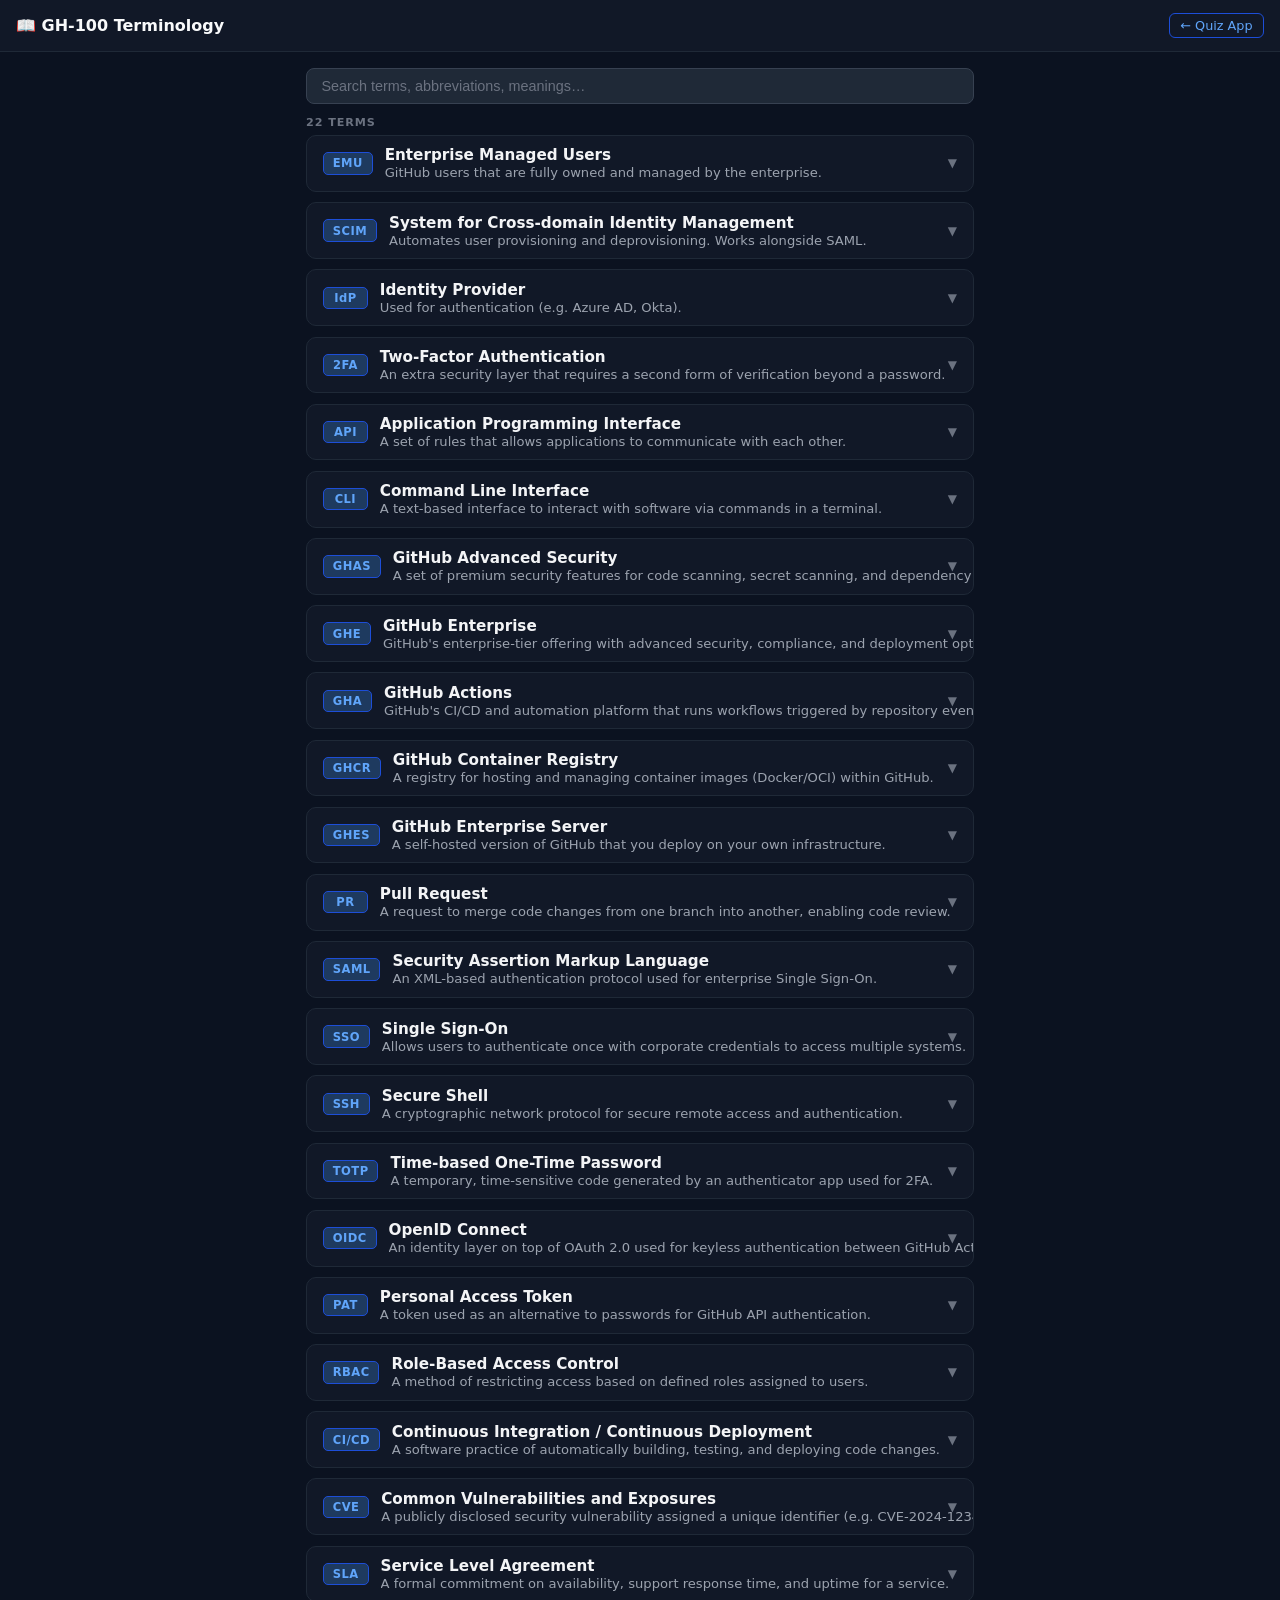
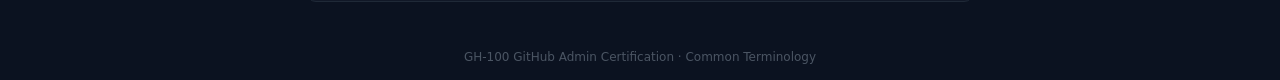
<file: terminology.html>
<!doctype html>
<html lang="en">
<head>
  <meta charset="utf-8" />
  <meta name="viewport" content="width=device-width,initial-scale=1,viewport-fit=cover" />
  <meta name="theme-color" content="#111827" />
  <title>GH-100 Terminology</title>
  <link rel="manifest" href="manifest.json" />
  <style>
    *, *::before, *::after { box-sizing: border-box; }
    html, body { height: 100%; margin: 0; }
    body {
      font-family: system-ui, -apple-system, Segoe UI, Roboto, Arial, sans-serif;
      background: #0b1220;
      color: #e5e7eb;
    }

    /* ── Top bar ── */
    .topbar {
      position: sticky;
      top: 0;
      z-index: 100;
      background: #111827;
      border-bottom: 1px solid #1f2937;
      display: flex;
      align-items: center;
      justify-content: space-between;
      padding: 0 1rem;
      height: 52px;
      gap: .75rem;
    }
    .brand { font-weight: 700; font-size: 1rem; color: #f9fafb; white-space: nowrap; }
    .nav-link {
      font-size: .8rem;
      color: #60a5fa;
      text-decoration: none;
      border: 1px solid #1d4ed8;
      border-radius: 6px;
      padding: .25rem .65rem;
      white-space: nowrap;
      transition: background .15s;
    }
    .nav-link:hover { background: #1e3a5f; }

    /* ── Search bar ── */
    .search-bar {
      max-width: 700px;
      margin: 1rem auto .5rem;
      padding: 0 1rem;
    }
    .search-bar input {
      width: 100%;
      background: #1f2937;
      border: 1px solid #374151;
      border-radius: 8px;
      color: #e5e7eb;
      padding: .55rem .9rem;
      font-size: .9rem;
      outline: none;
    }
    .search-bar input:focus { border-color: #3b82f6; }
    .search-bar input::placeholder { color: #6b7280; }

    /* ── Section heading ── */
    .section-label {
      max-width: 700px;
      margin: .75rem auto .4rem;
      padding: 0 1rem;
      font-size: .7rem;
      font-weight: 600;
      letter-spacing: .08em;
      text-transform: uppercase;
      color: #6b7280;
    }

    /* ── Term cards ── */
    .cards { max-width: 700px; margin: 0 auto 2rem; padding: 0 1rem; display: flex; flex-direction: column; gap: .65rem; }

    .term-card {
      background: #111827;
      border: 1px solid #1f2937;
      border-radius: 10px;
      overflow: hidden;
      transition: border-color .15s;
    }
    .term-card:hover { border-color: #374151; }

    .term-header {
      display: flex;
      align-items: center;
      justify-content: space-between;
      padding: .65rem 1rem;
      cursor: pointer;
      gap: .5rem;
      user-select: none;
    }
    .term-left { display: flex; align-items: center; gap: .75rem; min-width: 0; }
    .badge {
      flex-shrink: 0;
      background: #1e3a5f;
      color: #60a5fa;
      font-size: .72rem;
      font-weight: 700;
      letter-spacing: .04em;
      padding: .2rem .55rem;
      border-radius: 5px;
      border: 1px solid #1d4ed8;
      min-width: 2.8rem;
      text-align: center;
    }
    .term-name { font-weight: 600; font-size: .95rem; color: #f3f4f6; }
    .term-short { font-size: .82rem; color: #9ca3af; margin-top: 1px; white-space: nowrap; overflow: hidden; text-overflow: ellipsis; }
    .chevron { color: #6b7280; font-size: .75rem; flex-shrink: 0; transition: transform .2s; }
    .term-card.open .chevron { transform: rotate(180deg); }

    .term-body { display: none; border-top: 1px solid #1f2937; }
    .term-card.open .term-body { display: block; }

    .body-section { padding: .7rem 1rem; }
    .body-section + .body-section { border-top: 1px solid #1a2332; }

    .body-label {
      font-size: .65rem;
      font-weight: 700;
      letter-spacing: .07em;
      text-transform: uppercase;
      color: #6b7280;
      margin-bottom: .3rem;
    }
    .body-text { font-size: .88rem; color: #d1d5db; line-height: 1.55; }

    .answer-box {
      background: #0f2137;
      border: 1px solid #1e3a5f;
      border-radius: 7px;
      padding: .6rem .85rem;
      font-size: .85rem;
      color: #bfdbfe;
      line-height: 1.55;
    }

    /* ── No results ── */
    .no-results { text-align: center; color: #6b7280; padding: 2.5rem 1rem; font-size: .9rem; display: none; }

    /* ── Footer ── */
    .footer { text-align: center; color: #4b5563; font-size: .75rem; padding: 1rem; }

    /* ── Mobile tweaks ── */
    @media (max-width: 480px) {
      .term-name { font-size: .88rem; }
      .term-short { font-size: .78rem; }
      .badge { font-size: .68rem; }
    }
  </style>
</head>
<body>

  <header class="topbar">
    <div class="brand">📖 GH-100 Terminology</div>
    <a class="nav-link" href="index.html">← Quiz App</a>
  </header>

  <div class="search-bar">
    <input id="searchBox" type="search" placeholder="Search terms, abbreviations, meanings…" autocomplete="off" />
  </div>

  <div class="section-label" id="countLabel"></div>

  <div class="cards" id="cardList"></div>
  <div class="no-results" id="noResults">No terms match your search.</div>

  <div class="footer">GH-100 GitHub Admin Certification · Common Terminology</div>

  <script>
    const TERMS = [
      {
        abbr: "EMU",
        name: "Enterprise Managed Users",
        meaning: "GitHub users that are fully owned and managed by the enterprise.",
        question: "What happens when an EMU leaves your company?",
        answer: "Their GitHub account is suspended and all access to repositories is immediately revoked. This is because EMUs are fully managed by the enterprise."
      },
      {
        abbr: "SCIM",
        name: "System for Cross-domain Identity Management",
        meaning: "Automates user provisioning and deprovisioning. Works alongside SAML.",
        question: "How does SCIM work with IdP for user management?",
        answer: "When a user is removed from the IdP, SCIM automatically deactivates their GitHub account. SCIM automates user provisioning and deprovisioning when integrated with your IdP."
      },
      {
        abbr: "IdP",
        name: "Identity Provider",
        meaning: "Used for authentication (e.g. Azure AD, Okta).",
        question: "Which protocol does GitHub use to integrate with your IdP for authentication?",
        answer: "GitHub supports SAML 2.0 for enterprise SSO. SAML allows users to authenticate with their corporate credentials instead of creating separate GitHub accounts."
      },
      {
        abbr: "2FA",
        name: "Two-Factor Authentication",
        meaning: "An extra security layer that requires a second form of verification beyond a password.",
        question: "How can you enforce 2FA for all members in your organization?",
        answer: "You can require 2FA for all members in your organization's security settings. This adds an extra layer of security by requiring a second form of verification."
      },
      {
        abbr: "API",
        name: "Application Programming Interface",
        meaning: "A set of rules that allows applications to communicate with each other.",
        question: "What is the rate limit for GitHub API requests?",
        answer: "For authenticated requests, the rate limit is 5,000 requests per hour. For unauthenticated requests, it's 60 requests per hour."
      },
      {
        abbr: "CLI",
        name: "Command Line Interface",
        meaning: "A text-based interface to interact with software via commands in a terminal.",
        question: "What is the primary purpose of GitHub CLI (gh)?",
        answer: "GitHub CLI brings GitHub to your terminal, allowing you to call the GitHub API to script nearly anything you can do on GitHub from the command line."
      },
      {
        abbr: "GHAS",
        name: "GitHub Advanced Security",
        meaning: "A set of premium security features for code scanning, secret scanning, and dependency review.",
        question: "What security features are included in GitHub Advanced Security?",
        answer: "Features include code scanning, secret scanning, dependency review, and code security analysis to help developers find and fix security vulnerabilities."
      },
      {
        abbr: "GHE",
        name: "GitHub Enterprise",
        meaning: "GitHub's enterprise-tier offering with advanced security, compliance, and deployment options.",
        question: "What are the main benefits of GitHub Enterprise?",
        answer: "GitHub Enterprise offers advanced security, compliance, deployment options, and support features that aren't available in standard GitHub accounts."
      },
      {
        abbr: "GHA",
        name: "GitHub Actions",
        meaning: "GitHub's CI/CD and automation platform that runs workflows triggered by repository events.",
        question: "How can you limit the use of GitHub Actions in your organization?",
        answer: "You can configure organization-wide policies for GitHub Actions, including which actions are allowed, approved actions, and self-hosted runner policies."
      },
      {
        abbr: "GHCR",
        name: "GitHub Container Registry",
        meaning: "A registry for hosting and managing container images (Docker/OCI) within GitHub.",
        question: "How is GitHub Container Registry integrated with GitHub Packages?",
        answer: "GitHub Container Registry is fully integrated with GitHub Packages, allowing you to host and manage container images within your organization or repositories."
      },
      {
        abbr: "GHES",
        name: "GitHub Enterprise Server",
        meaning: "A self-hosted version of GitHub that you deploy on your own infrastructure.",
        question: "What is the main difference between GitHub Enterprise Cloud and GitHub Enterprise Server?",
        answer: "GitHub Enterprise Server is a self-hosted version that you deploy on your own infrastructure, while GitHub Enterprise Cloud is hosted by GitHub."
      },
      {
        abbr: "PR",
        name: "Pull Request",
        meaning: "A request to merge code changes from one branch into another, enabling code review.",
        question: "What is the purpose of protecting branches in relation to pull requests?",
        answer: "Branch protection settings can require pull requests before merging, require status checks to pass, and require certain types of reviews."
      },
      {
        abbr: "SAML",
        name: "Security Assertion Markup Language",
        meaning: "An XML-based authentication protocol used for enterprise Single Sign-On.",
        question: "What information does GitHub require from your SAML IdP for SSO configuration?",
        answer: "GitHub requires the SSO URL, Issuer URL, and x.509 certificate from your IdP to configure SAML SSO."
      },
      {
        abbr: "SSO",
        name: "Single Sign-On",
        meaning: "Allows users to authenticate once with corporate credentials to access multiple systems.",
        question: "How does SSO benefit organizations using GitHub Enterprise?",
        answer: "SSO allows members to authenticate using their corporate credentials, simplifies access management, and ensures consistent security policies across the organization."
      },
      {
        abbr: "SSH",
        name: "Secure Shell",
        meaning: "A cryptographic network protocol for secure remote access and authentication.",
        question: "How can you add SSH keys to GitHub for authentication?",
        answer: "You can add SSH keys in your GitHub account settings under 'SSH and GPG keys'. This allows you to use SSH for secure authentication when pushing to repositories."
      },
      {
        abbr: "TOTP",
        name: "Time-based One-Time Password",
        meaning: "A temporary, time-sensitive code generated by an authenticator app used for 2FA.",
        question: "Which apps can be used to generate TOTP codes for GitHub 2FA?",
        answer: "You can use authenticator apps like Google Authenticator, Authy, or 1Password to generate TOTP codes for GitHub's two-factor authentication."
      },
      {
        abbr: "OIDC",
        name: "OpenID Connect",
        meaning: "An identity layer on top of OAuth 2.0 used for keyless authentication between GitHub Actions and cloud providers.",
        question: "What is the benefit of using OIDC in GitHub Actions?",
        answer: "OIDC allows GitHub Actions to receive short-lived tokens from cloud providers (e.g. AWS, Azure), eliminating the need to store long-lived credentials as secrets."
      },
      {
        abbr: "PAT",
        name: "Personal Access Token",
        meaning: "A token used as an alternative to passwords for GitHub API authentication.",
        question: "What is the main risk of using a PAT instead of GITHUB_TOKEN?",
        answer: "PATs are persistent credentials — if leaked, they remain valid until manually revoked, posing a higher security risk than the short-lived GITHUB_TOKEN."
      },
      {
        abbr: "RBAC",
        name: "Role-Based Access Control",
        meaning: "A method of restricting access based on defined roles assigned to users.",
        question: "How does GitHub implement RBAC for repositories?",
        answer: "GitHub provides predefined roles (Read, Triage, Write, Maintain, Admin) and custom repository roles to grant users specific permissions."
      },
      {
        abbr: "CI/CD",
        name: "Continuous Integration / Continuous Deployment",
        meaning: "A software practice of automatically building, testing, and deploying code changes.",
        question: "How does GitHub Actions support CI/CD pipelines?",
        answer: "GitHub Actions automates build, test, and deploy workflows triggered by events like push or pull request, enabling full CI/CD pipelines directly in GitHub."
      },
      {
        abbr: "CVE",
        name: "Common Vulnerabilities and Exposures",
        meaning: "A publicly disclosed security vulnerability assigned a unique identifier (e.g. CVE-2024-1234).",
        question: "How does Dependabot use CVEs?",
        answer: "Dependabot monitors the CVE database and GitHub Advisory Database to detect vulnerable dependencies in your project and automatically opens PRs to patch them."
      },
      {
        abbr: "SLA",
        name: "Service Level Agreement",
        meaning: "A formal commitment on availability, support response time, and uptime for a service.",
        question: "What SLA does GitHub offer for GitHub Enterprise Cloud?",
        answer: "GitHub Enterprise Cloud offers a 99.9% monthly uptime SLA for core GitHub services."
      }
    ];

    const cardList = document.getElementById("cardList");
    const noResults = document.getElementById("noResults");
    const countLabel = document.getElementById("countLabel");
    const searchBox = document.getElementById("searchBox");

    function render(filter = "") {
      const q = filter.toLowerCase().trim();
      cardList.innerHTML = "";
      let count = 0;

      TERMS.forEach((t, i) => {
        const match = !q ||
          t.abbr.toLowerCase().includes(q) ||
          t.name.toLowerCase().includes(q) ||
          t.meaning.toLowerCase().includes(q) ||
          t.question.toLowerCase().includes(q) ||
          t.answer.toLowerCase().includes(q);

        if (!match) return;
        count++;

        const card = document.createElement("div");
        card.className = "term-card";
        card.innerHTML = `
          <div class="term-header">
            <div class="term-left">
              <span class="badge">${esc(t.abbr)}</span>
              <div>
                <div class="term-name">${esc(t.name)}</div>
                <div class="term-short">${esc(t.meaning)}</div>
              </div>
            </div>
            <span class="chevron">▼</span>
          </div>
          <div class="term-body">
            <div class="body-section">
              <div class="body-label">Full Meaning</div>
              <div class="body-text">${esc(t.meaning)}</div>
            </div>
            <div class="body-section">
              <div class="body-label">Common Exam Question</div>
              <div class="body-text">${esc(t.question)}</div>
            </div>
            <div class="body-section">
              <div class="body-label">Answer &amp; Explanation</div>
              <div class="answer-box">${esc(t.answer)}</div>
            </div>
          </div>`;

        card.querySelector(".term-header").addEventListener("click", () => {
          card.classList.toggle("open");
        });

        // Auto-expand when searching
        if (q) card.classList.add("open");

        cardList.appendChild(card);
      });

      noResults.style.display = count === 0 ? "block" : "none";
      countLabel.textContent = q
        ? `${count} of ${TERMS.length} terms match`
        : `${TERMS.length} terms`;
    }

    function esc(str) {
      return str.replace(/&/g,"&amp;").replace(/</g,"&lt;").replace(/>/g,"&gt;").replace(/"/g,"&quot;");
    }

    searchBox.addEventListener("input", () => render(searchBox.value));
    render();
  </script>
</body>
</html>
</file>
<file: styles.css>
*{box-sizing:border-box}html,body{height:100%}body{margin:0;font-family:system-ui,-apple-system,Segoe UI,Roboto,Arial,sans-serif;background:#0b1220;color:#e5e7eb}
.topbar{position:sticky;top:0;z-index:10;display:flex;justify-content:space-between;align-items:center;padding:14px 16px;background:#111827;border-bottom:1px solid #1f2937}
.brand{font-weight:700;letter-spacing:.2px}
.stats{font-size:13px;color:#cbd5e1;display:flex;gap:8px;align-items:center;flex-wrap:wrap}
.dot{opacity:.6}
.container{max-width:720px;margin:0 auto;padding:16px;display:flex;flex-direction:column;gap:12px;padding-bottom:220px}
.controls,.marking{display:flex;gap:10px;align-items:center;justify-content:center;flex-wrap:wrap}
.btn{border:1px solid #243145;background:#0f172a;color:#e5e7eb;padding:10px 12px;border-radius:12px;font-weight:600;cursor:pointer;min-width:92px}
.btn:active{transform:translateY(1px)}
.btn.primary{background:#2563eb;border-color:#2563eb}
.btn.good{background:#16a34a;border-color:#16a34a}
.btn.bad{background:#dc2626;border-color:#dc2626}
.select{border-radius:10px;border:1px solid #243145;background:#0f172a;color:#e5e7eb;padding:8px 10px;outline:none;min-width:180px}
.cardwrap{display:flex;justify-content:center;align-items:center;padding:6px 0}
.card{width:min(680px,96vw);min-height:360px;position:relative;transform-style:preserve-3d;transition:transform .5s ease;}
.card.flipped{transform:rotateY(180deg)}
.face{position:absolute;inset:0;border-radius:18px;border:1px solid #243145;background:#0f172a;padding:16px 16px 18px 16px;backface-visibility:hidden;overflow:auto;box-shadow:0 10px 30px rgba(0,0,0,.28)}
.face h2{margin:.2rem 0 .7rem 0;font-size:16px;color:#f9fafb}
.face ul{margin:0;padding-left:18px}
.face li{margin:.35rem 0;color:#e2e8f0;line-height:1.35}
.face .muted{color:#94a3b8;font-size:13px;margin-top:10px;white-space:pre-wrap}
.back{transform:rotateY(180deg)}
.toggle{display:flex;gap:8px;align-items:center;font-size:14px;color:#cbd5e1}
.toggle input{transform:scale(1.1)}

.toolbar{display:flex;flex-direction:column;gap:10px}
.deckRow{display:flex;justify-content:center}
.toolGrid{display:flex;gap:10px;align-items:center;justify-content:center;flex-wrap:wrap}

.search{display:flex;gap:10px;align-items:center;justify-content:center;flex-wrap:wrap}
.search input{flex:1;min-width:240px;max-width:520px;border-radius:12px;border:1px solid #243145;background:#0f172a;color:#e5e7eb;padding:10px 12px;outline:none}
.footer{display:flex;justify-content:center;padding:8px 0 2px 0}
.small{font-size:12px;color:#94a3b8}

.bottomstack{position:fixed;left:0;right:0;bottom:0;z-index:20;background:rgba(17,24,39,.92);backdrop-filter:blur(8px);border-top:1px solid #1f2937;padding:10px 12px calc(10px + env(safe-area-inset-bottom));display:flex;flex-direction:column;gap:10px}
.bottomstack .controls,.bottomstack .marking{max-width:720px;margin:0 auto;width:100%}

/* Quiz mode */
.optionbtn{display:flex;align-items:flex-start;gap:10px;width:100%;text-align:left;border:1px solid #243145;background:#0b1220;color:#e5e7eb;padding:10px 12px;border-radius:14px;margin:.45rem 0;cursor:pointer;}
.optionbtn .letter{flex:0 0 auto;display:inline-grid;place-items:center;width:26px;height:26px;border-radius:8px;background:#111827;border:1px solid #243145;color:#cbd5e1;font-weight:800}
.optionbtn.selected{outline:2px solid #2563eb;}
.optionbtn.correct{border-color:#16a34a;background:rgba(22,163,74,.15)}
.optionbtn.wrong{border-color:#dc2626;background:rgba(220,38,38,.12)}
.optionbtn:disabled{opacity:.95;cursor:default}
.feedback{min-height:24px;display:flex;justify-content:center}
.feedback .msg{max-width:680px;width:min(680px,96vw);border:1px solid #243145;background:#0f172a;border-radius:14px;padding:10px 12px;color:#cbd5e7}
.feedback .msg strong{color:#f9fafb}
.hint{color:#94a3b8;font-size:12px}

.update-banner{position:fixed;left:12px;right:12px;bottom:calc(220px + env(safe-area-inset-bottom));background:#2563eb;color:#fff;padding:12px 14px;border-radius:14px;display:flex;justify-content:space-between;align-items:center;box-shadow:0 10px 25px rgba(0,0,0,.35);z-index:9999;font-weight:700}
.update-banner button{background:#fff;color:#2563eb;border:none;padding:8px 12px;border-radius:10px;font-weight:800;cursor:pointer}
.update-banner.hidden{display:none}

/* === Mobile: bottom controls single-row + icons === */
@media (max-width: 420px) {
  .bottomstack .controls{flex-wrap:nowrap !important; gap:4px !important; justify-content:center}
  .bottomstack .controls .btn{min-width:0 !important; padding:6px 8px !important; font-size:12px !important; border-radius:10px !important; white-space:nowrap !important}
  #btnPrev,#btnNext{width:36px; min-width:36px !important; padding:0 !important; font-size:14px !important}
  #btnFlip,#btnSubmit{min-width:40px !important; padding:6px 6px !important}

  /* Toolbar: make the 5 controls into 2 rows */
  .toolGrid{display:grid !important; grid-template-columns: repeat(3, 1fr); gap:6px; width:100%}
  .toolGrid .toggle, .toolGrid .btn{justify-content:center; font-size:12px; padding:6px 6px; min-width:0 !important}
  .toolGrid .btn{width:100%}
}
</file>
